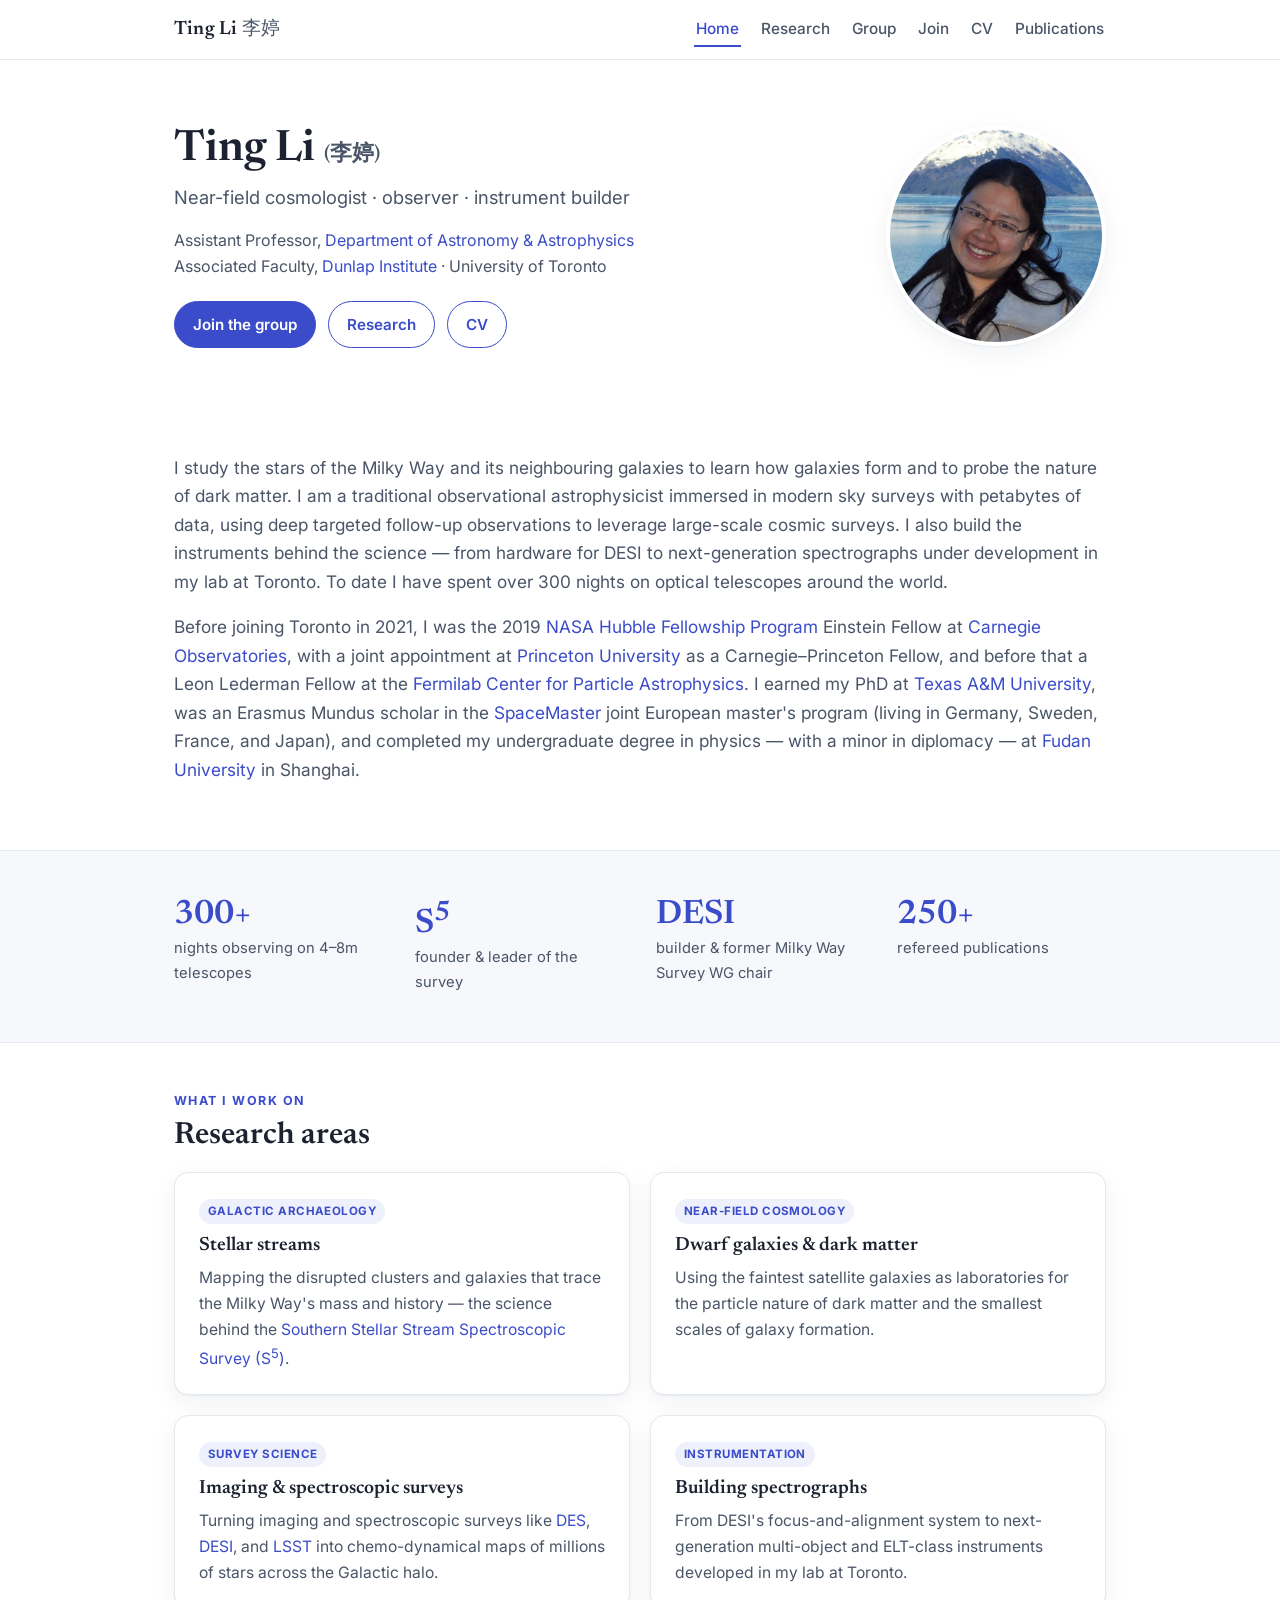
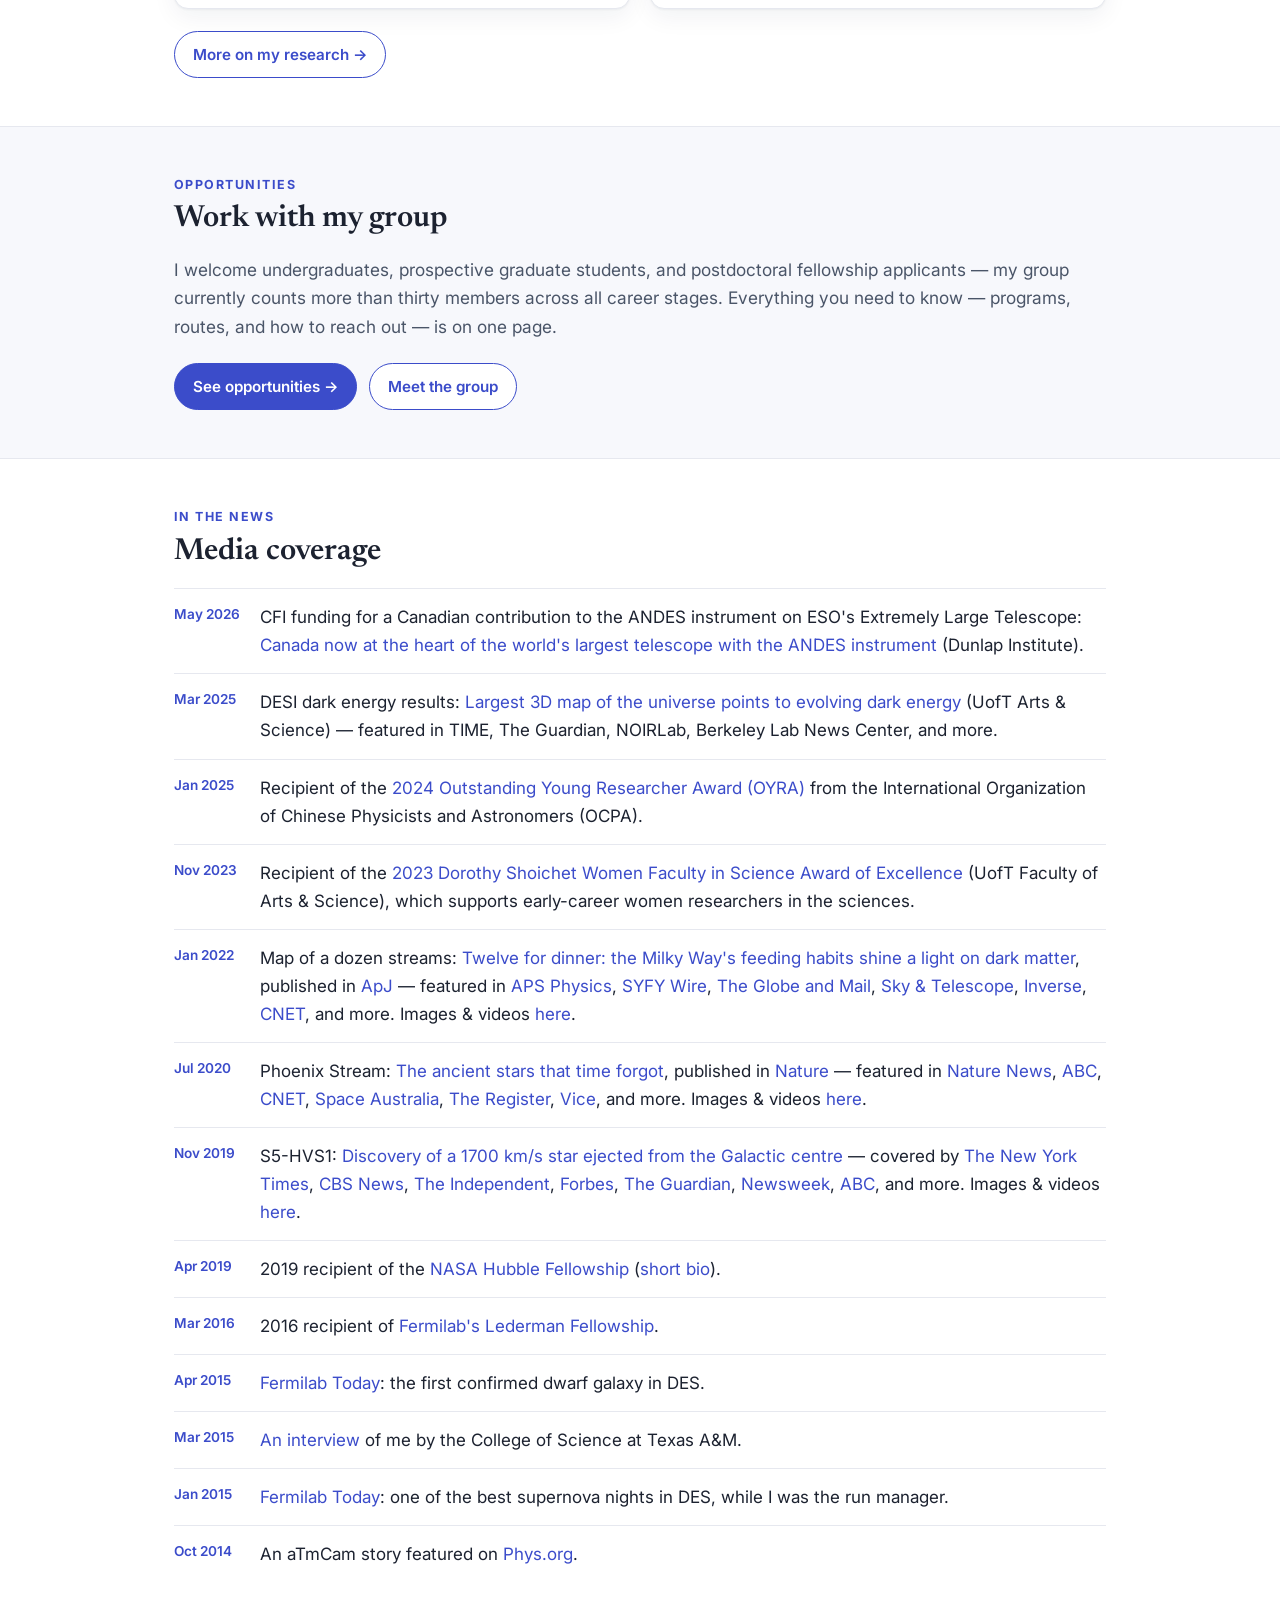
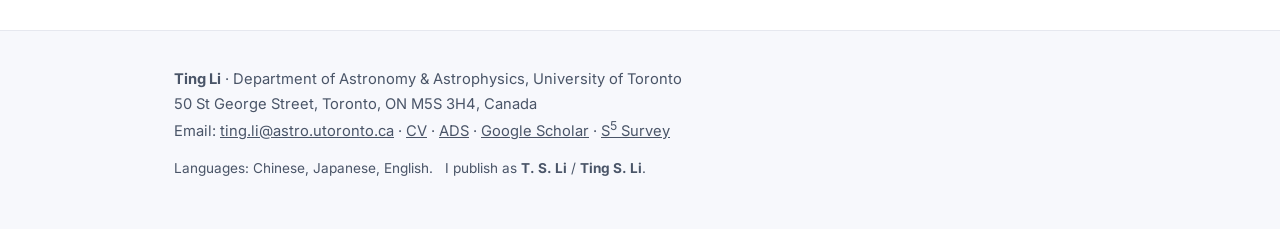
<file: index.html>
<!DOCTYPE html>
<html lang="en">
<head>
  <meta charset="utf-8">
  <meta name="viewport" content="width=device-width, initial-scale=1">
  <title>Ting Li · Near-Field Cosmology</title>
  <meta name="description" content="Ting Li — Assistant Professor of Astronomy & Astrophysics at the University of Toronto. Stellar streams, dwarf galaxies, dark matter, and survey science.">
  <meta property="og:title" content="Ting Li · Near-Field Cosmology">
  <meta property="og:description" content="Assistant Professor of Astronomy & Astrophysics at the University of Toronto. Stellar streams, dwarf galaxies, dark matter, and survey science.">
  <meta property="og:image" content="https://sazabi4.github.io/img/tingli.jpg">
  <meta property="og:type" content="website">
  <link rel="icon" href="data:image/svg+xml,<svg xmlns=%22http://www.w3.org/2000/svg%22 viewBox=%220 0 100 100%22><text y=%22.9em%22 font-size=%2290%22>🔭</text></svg>">
  <link rel="preconnect" href="https://fonts.googleapis.com">
  <link rel="preconnect" href="https://fonts.gstatic.com" crossorigin>
  <link href="https://fonts.googleapis.com/css2?family=Inter:wght@400;500;600;700&family=Newsreader:opsz,wght@6..72,400;6..72,500;6..72,600&display=swap" rel="stylesheet">
  <link rel="stylesheet" href="style.css">
</head>
<body>

  <!-- ============ NAV ============ -->
  <nav class="nav">
    <div class="nav-inner">
      <a class="brand" href="index.html">Ting Li&nbsp;<span style="color:var(--ink-soft);font-weight:400">李婷</span></a>
      <a class="link active" href="index.html">Home</a>
      <a class="link" href="research.html">Research</a>
      <a class="link" href="group.html">Group</a>
      <a class="link" href="join.html">Join</a>
      <a class="link" href="tslcv.pdf">CV</a>
      <a class="link" href="publications.html">Publications</a>
    </div>
  </nav>

  <!-- ============ HERO ============ -->
  <header class="hero">
    <div class="container hero-grid">
      <div>
        <h1>Ting Li <span style="font-size:1.4rem;color:var(--ink-soft)">(李婷)</span></h1>
        <p class="sub">Near-field cosmologist &middot; observer &middot; instrument builder</p>
        <p class="affil">
          Assistant Professor, <a href="https://www.astro.utoronto.ca/">Department of Astronomy &amp; Astrophysics</a><br>
          Associated Faculty, <a href="https://www.dunlap.utoronto.ca/">Dunlap Institute</a> &middot; University of Toronto
        </p>
        <div class="btn-row">
          <a class="btn btn-primary" href="join.html">Join the group</a>
          <a class="btn btn-ghost" href="research.html">Research</a>
          <a class="btn btn-ghost" href="tslcv.pdf">CV</a>
        </div>
      </div>
      <img class="headshot" src="img/tingli.jpg" alt="Ting Li">
    </div>
  </header>

  <!-- ============ INTRO ============ -->
  <section>
    <div class="container">
      <p class="lead">
        I study the stars of the Milky Way and its neighbouring galaxies to learn how
        galaxies form and to probe the nature of dark matter. I am a traditional observational
        astrophysicist immersed in modern sky surveys with petabytes of data, using deep
        targeted follow-up observations to leverage large-scale cosmic surveys. I also build
        the instruments behind the science &mdash; from hardware for DESI to next-generation
        spectrographs under development in my lab at Toronto. To date I have spent over
        300 nights on optical telescopes around the world.
      </p>
      <p class="lead" style="margin-top:16px">
        Before joining Toronto in 2021, I was the 2019
        <a href="https://www.stsci.edu/stsci-research/fellowships/nasa-hubble-fellowship-program">NASA Hubble Fellowship Program</a>
        Einstein Fellow at <a href="https://obs.carnegiescience.edu/">Carnegie Observatories</a>,
        with a joint appointment at
        <a href="https://web.astro.princeton.edu/">Princeton University</a> as a
        Carnegie&ndash;Princeton Fellow, and before that a Leon Lederman Fellow at the
        <a href="http://astro.fnal.gov/">Fermilab Center for Particle Astrophysics</a>.
        I earned my PhD at <a href="https://www.tamu.edu/">Texas A&amp;M University</a>, was an
        Erasmus Mundus scholar in the <a href="http://spacemaster.eu/">SpaceMaster</a> joint
        European master's program (living in Germany, Sweden, France, and Japan), and completed
        my undergraduate degree in physics &mdash; with a minor in diplomacy &mdash; at
        <a href="https://www.fudan.edu.cn/en/">Fudan University</a> in Shanghai.
      </p>
    </div>
  </section>

  <!-- ============ STATS ============ -->
  <section class="section-alt">
    <div class="container">
      <div class="stats">
        <div class="stat"><div class="n">300+</div><div class="l">nights observing on&nbsp;4&ndash;8m telescopes</div></div>
        <div class="stat"><div class="n"><a href="https://s5collab.github.io/">S<sup>5</sup></a></div><div class="l">founder &amp; leader of the survey</div></div>
        <div class="stat"><div class="n"><a href="https://www.desi.lbl.gov/">DESI</a></div><div class="l">builder &amp; former Milky&nbsp;Way Survey WG chair</div></div>
        <div class="stat"><div class="n">250+</div><div class="l">refereed publications</div></div>
      </div>
    </div>
  </section>

  <!-- ============ RESEARCH AREAS ============ -->
  <section>
    <div class="container">
      <p class="eyebrow">What I work on</p>
      <h2 class="section-title">Research areas</h2>
      <div class="cards">
        <div class="card">
          <span class="tag">Galactic archaeology</span>
          <h3>Stellar streams</h3>
          <p>Mapping the disrupted clusters and galaxies that trace the Milky Way's mass and history &mdash; the science behind the <a href="https://s5collab.github.io/">Southern Stellar Stream Spectroscopic Survey (S<sup>5</sup>)</a>.</p>
        </div>
        <div class="card">
          <span class="tag">Near-field cosmology</span>
          <h3>Dwarf galaxies &amp; dark matter</h3>
          <p>Using the faintest satellite galaxies as laboratories for the particle nature of dark matter and the smallest scales of galaxy formation.</p>
        </div>
        <div class="card">
          <span class="tag">Survey science</span>
          <h3>Imaging &amp; spectroscopic surveys</h3>
          <p>Turning imaging and spectroscopic surveys like <a href="https://www.darkenergysurvey.org/">DES</a>, <a href="https://www.desi.lbl.gov/">DESI</a>, and <a href="https://rubinobservatory.org/">LSST</a> into chemo-dynamical maps of millions of stars across the Galactic halo.</p>
        </div>
        <div class="card">
          <span class="tag">Instrumentation</span>
          <h3>Building spectrographs</h3>
          <p>From DESI's focus-and-alignment system to next-generation multi-object and ELT-class instruments developed in my lab at Toronto.</p>
        </div>
      </div>
      <div class="btn-row">
        <a class="btn btn-ghost" href="research.html">More on my research &rarr;</a>
      </div>
    </div>
  </section>

  <!-- ============ JOIN CTA ============ -->
  <section class="section-alt">
    <div class="container">
      <p class="eyebrow">Opportunities</p>
      <h2 class="section-title">Work with my group</h2>
      <p class="lead">I welcome undergraduates, prospective graduate students, and postdoctoral
        fellowship applicants &mdash; my group currently counts more than thirty members across
        all career stages. Everything you need to know &mdash; programs, routes, and how to
        reach out &mdash; is on one page.</p>
      <div class="btn-row">
        <a class="btn btn-primary" href="join.html">See opportunities &rarr;</a>
        <a class="btn btn-ghost" href="group.html">Meet the group</a>
      </div>
    </div>
  </section>

  <!-- ============ SELECTED PRESS ============ -->
  <section id="news">
    <div class="container">
      <p class="eyebrow">In the news</p>
      <h2 class="section-title">Media coverage</h2>
      <div class="news-item">
        <div class="news-date">May 2026</div>
        <div>CFI funding for a Canadian contribution to the ANDES instrument on ESO's Extremely
          Large Telescope: <a href="https://www.dunlap.utoronto.ca/canada-now-at-the-heart-of-the-worlds-largest-telescope-with-the-andes-instrument/">Canada
          now at the heart of the world's largest telescope with the ANDES instrument</a> (Dunlap Institute).</div>
      </div>
      <div class="news-item">
        <div class="news-date">Mar 2025</div>
        <div>DESI dark energy results: <a href="https://www.artsci.utoronto.ca/news/largest-3d-map-universe-points-evolving-dark-energy">Largest 3D map of the universe points to evolving dark energy</a>
          (UofT Arts &amp; Science) &mdash; featured in TIME, The Guardian, NOIRLab, Berkeley Lab News Center, and more.</div>
      </div>
      <div class="news-item">
        <div class="news-date">Jan 2025</div>
        <div>Recipient of the <a href="https://ocpaweb.org/home/page/2024-oyra-awardee-tingli">2024
          Outstanding Young Researcher Award (OYRA)</a> from the International Organization of
          Chinese Physicists and Astronomers (OCPA).</div>
      </div>
      <div class="news-item">
        <div class="news-date">Nov 2023</div>
        <div>Recipient of the <a href="https://www.artsci.utoronto.ca/news/two-exemplary-arts-science-researchers-awarded-2023-dorothy-shoichet-women-faculty-science">2023
          Dorothy Shoichet Women Faculty in Science Award of Excellence</a> (UofT Faculty of Arts
          &amp; Science), which supports early-career women researchers in the sciences.</div>
      </div>
      <div class="news-item">
        <div class="news-date">Jan 2022</div>
        <div>Map of a dozen streams: <a href="https://www.dunlap.utoronto.ca/dozen_stellar_stream/">Twelve for dinner: the Milky Way's feeding habits shine a light on dark matter</a>,
          published in <a href="https://ui.adsabs.harvard.edu/abs/2021arXiv211006950L/abstract">ApJ</a> &mdash; featured in
          <a href="https://physics.aps.org/articles/v15/18">APS Physics</a>,
          <a href="https://www.syfy.com/syfy-wire/stars-the-milky-way-eats-could-shed-light-on-dark-matter">SYFY Wire</a>,
          <a href="https://www.theglobeandmail.com/canada/article-star-streams-reveal-milky-ways-ravenous-history/">The Globe and Mail</a>,
          <a href="https://skyandtelescope.org/astronomy-news/stellar-streams-are-revealing-their-secrets/">Sky &amp; Telescope</a>,
          <a href="https://www.inverse.com/science/dark-matter-stellar-streams">Inverse</a>,
          <a href="https://www.cnet.com/news/astronomers-have-12-new-tools-to-study-dark-matter-mysteries/">CNET</a>, and more.
          Images &amp; videos <a href="https://s5collab.github.io/one_dozen_streams_press_release/">here</a>.</div>
      </div>
      <div class="news-item">
        <div class="news-date">Jul 2020</div>
        <div>Phoenix Stream: <a href="https://www.sydney.edu.au/news-opinion/news/2020/07/30/stars-that-time-forgot-phoenix-stream-globular-cluster-metallicity.html">The ancient stars that time forgot</a>,
          published in <a href="https://www.nature.com/articles/s41586-020-2483-6">Nature</a> &mdash; featured in
          <a href="https://www.nature.com/articles/d41586-020-02046-5">Nature News</a>,
          <a href="https://www.abc.net.au/radionational/programs/scienceshow/the-stars-that-time-forgot---at-the-edge-of-our-galaxy/12512140">ABC</a>,
          <a href="https://www.cnet.com/news/astronomers-find-a-dying-remnant-from-star-cluster-that-shouldnt-have-existed/">CNET</a>,
          <a href="https://spaceaustralia.com/feature/stars-time-forgot">Space Australia</a>,
          <a href="https://www.theregister.com/2020/07/29/the_milky_way_gobbled_a/">The Register</a>,
          <a href="https://www.vice.com/en/article/k7qp3a/scientists-found-an-ancient-graveyard-of-anomalous-stars-in-our-galaxys-halo">Vice</a>, and more.
          Images &amp; videos <a href="https://s5collab.github.io/Phoenix_Press_Release/">here</a>.</div>
      </div>
      <div class="news-item">
        <div class="news-date">Nov 2019</div>
        <div>S5-HVS1: <a href="https://carnegiescience.edu/news/runaway-star-was-ejected-heart-darkness">Discovery of a 1700 km/s star ejected from the Galactic centre</a>
          &mdash; covered by <a href="https://www.nytimes.com/2019/11/14/science/stars-black-hole-milky-way.html">The New York Times</a>,
          <a href="https://www.cbsnews.com/news/black-hole-supermassive-black-hole-throws-star-out-of-milky-way-galaxy-3point7-million-mph-today/">CBS News</a>,
          <a href="https://www.independent.co.uk/life-style/gadgets-and-tech/news/star-space-black-hole-galaxy-universe-sagittarius-a9203011.html">The Independent</a>,
          <a href="https://www.forbes.com/sites/drdonlincoln/2019/11/13/supermassive-black-hole-ejects-star-from-milky-way-galaxy/">Forbes</a>,
          <a href="https://www.theguardian.com/science/2019/nov/13/superfast-star-found-leaving-milky-way-at-1700km-per-second">The Guardian</a>,
          <a href="https://www.newsweek.com/supermassive-black-hole-ejected-star-leave-galaxy-1471483">Newsweek</a>,
          <a href="https://www.abc.net.au/news/science/2019-11-13/hypervelocity-star-ejected-galactic-centre/11694274">ABC</a>, and more.
          Images &amp; videos <a href="https://s5collab.github.io/hyper_velocity_star_press_release/">here</a>.</div>
      </div>
      <div class="news-item">
        <div class="news-date">Apr 2019</div>
        <div>2019 recipient of the <a href="https://hubblesite.org/contents/news-releases/2019/news-2019-24.html">NASA Hubble Fellowship</a>
          (<a href="https://www.stsci.edu/stsci-research/fellowships/nasa-hubble-fellowship-program/2019-nhfp-fellows#section-208f9d86-feb4-41f8-9d12-b49402ec4633">short bio</a>).</div>
      </div>
      <div class="news-item">
        <div class="news-date">Mar 2016</div>
        <div>2016 recipient of <a href="https://science.tamu.edu/news/2016/03/texas-am-grad-student-ting-li-awarded-fermilabs-lederman-fellowship/">Fermilab's Lederman Fellowship</a>.</div>
      </div>
      <div class="news-item">
        <div class="news-date">Apr 2015</div>
        <div><a href="https://www.fnal.gov/pub/today/archive/archive_2015/today15-04-17.html">Fermilab Today</a>: the first confirmed dwarf galaxy in DES.</div>
      </div>
      <div class="news-item">
        <div class="news-date">Mar 2015</div>
        <div><a href="https://science.tamu.edu/news/2015/03/qa-with-graduate-student-ting-li-16/">An interview</a> of me by the College of Science at Texas A&amp;M.</div>
      </div>
      <div class="news-item">
        <div class="news-date">Jan 2015</div>
        <div><a href="http://www.fnal.gov/pub/today/archive/archive_2015/today15-01-06.html">Fermilab Today</a>: one of the best supernova nights in DES, while I was the run manager.</div>
      </div>
      <div class="news-item">
        <div class="news-date">Oct 2014</div>
        <div>An aTmCam story featured on <a href="http://phys.org/news/2014-10-grad-student-atmcam-cosmic-insight.html">Phys.org</a>.</div>
      </div>
    </div>
  </section>

  <!-- ============ FOOTER ============ -->
  <footer>
    <div class="container">
      <strong>Ting Li</strong> &middot; Department of Astronomy &amp; Astrophysics, University of Toronto<br>
      50 St George Street, Toronto, ON M5S 3H4, Canada<br>
      Email: <a href="mailto:ting.li@astro.utoronto.ca">ting.li@astro.utoronto.ca</a> &middot;
      <a href="tslcv.pdf">CV</a> &middot;
      <a href="https://ui.adsabs.harvard.edu/public-libraries/UGFGnC9bTu-vBkgMrqObgg">ADS</a> &middot;
      <a href="https://scholar.google.com/citations?user=JTGDv7MAAAAJ&hl=en">Google Scholar</a> &middot;
      <a href="https://s5collab.github.io/">S<sup>5</sup> Survey</a>
      <p style="margin-top:14px;font-size:.85rem;">Languages: Chinese, Japanese, English. &nbsp;
        I publish as <strong>T. S. Li</strong> / <strong>Ting S. Li</strong>.</p>
    </div>
  </footer>

</body>
</html>
</file>
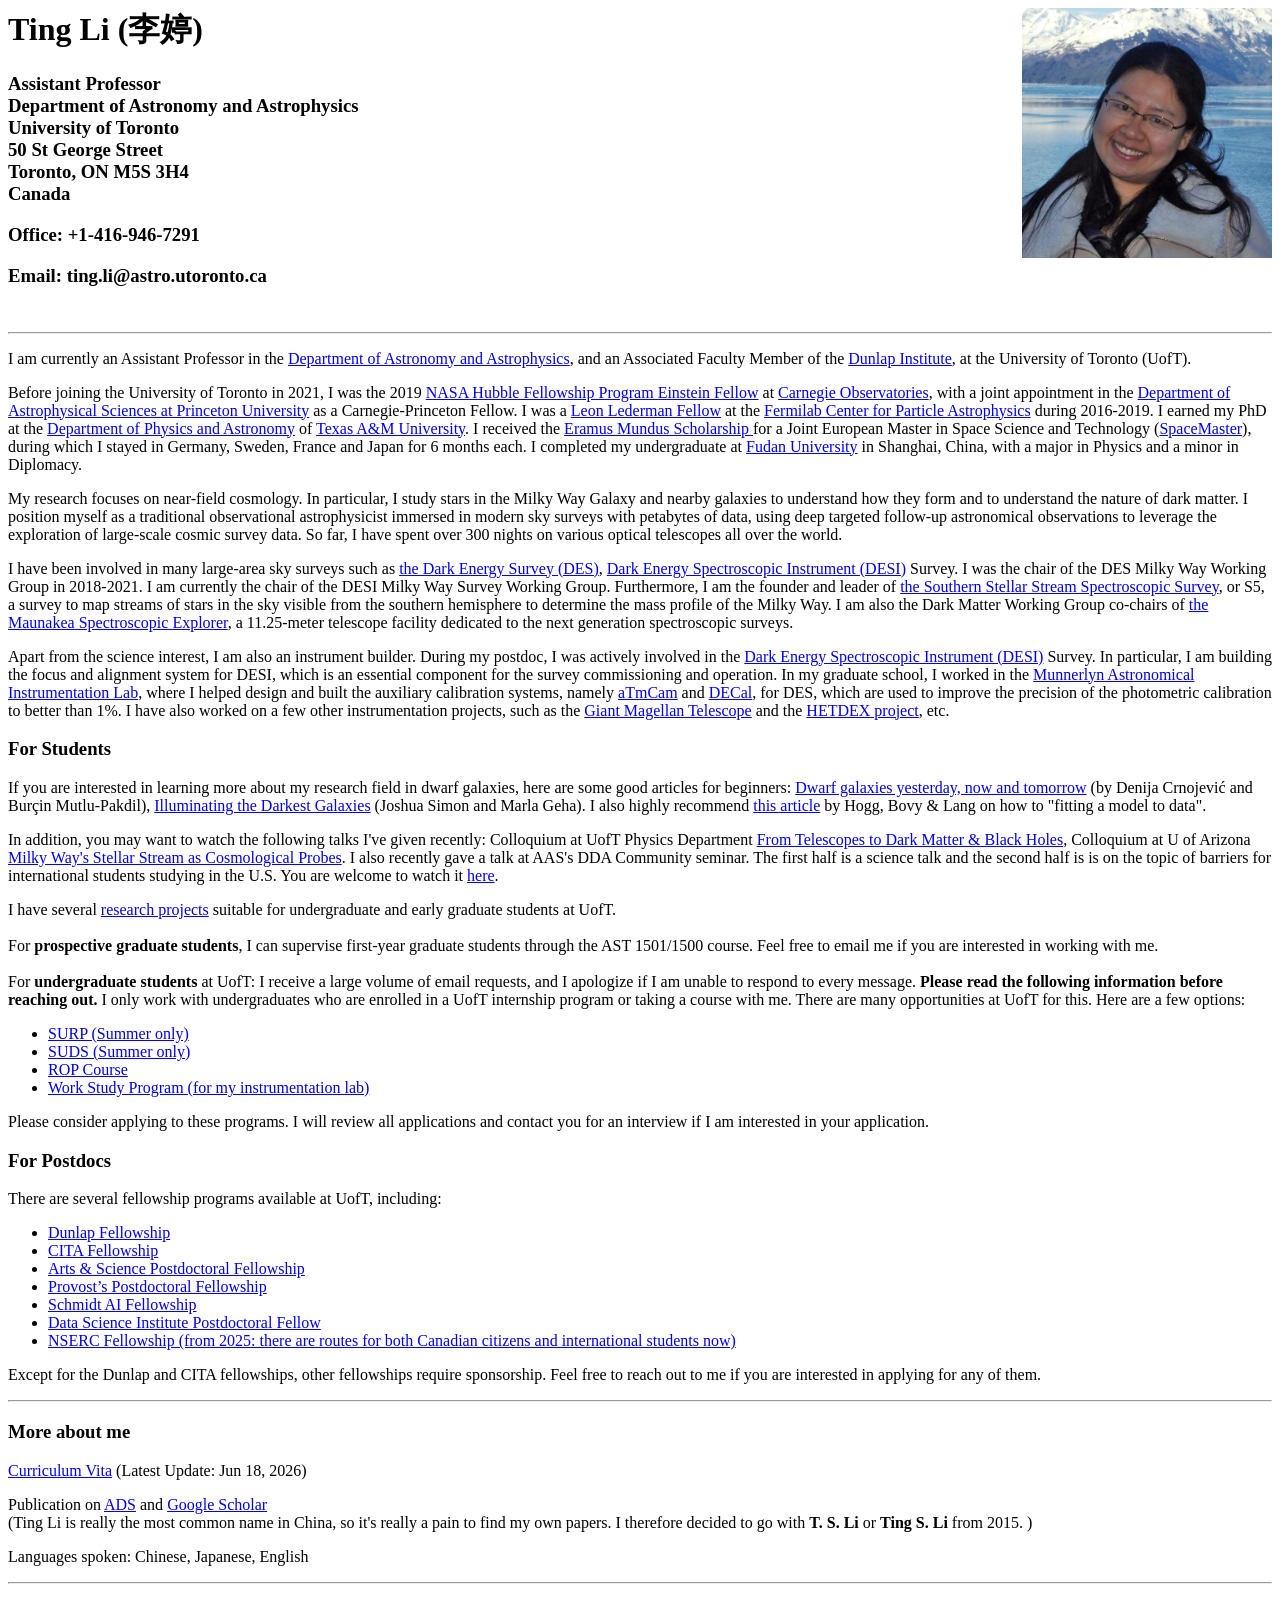
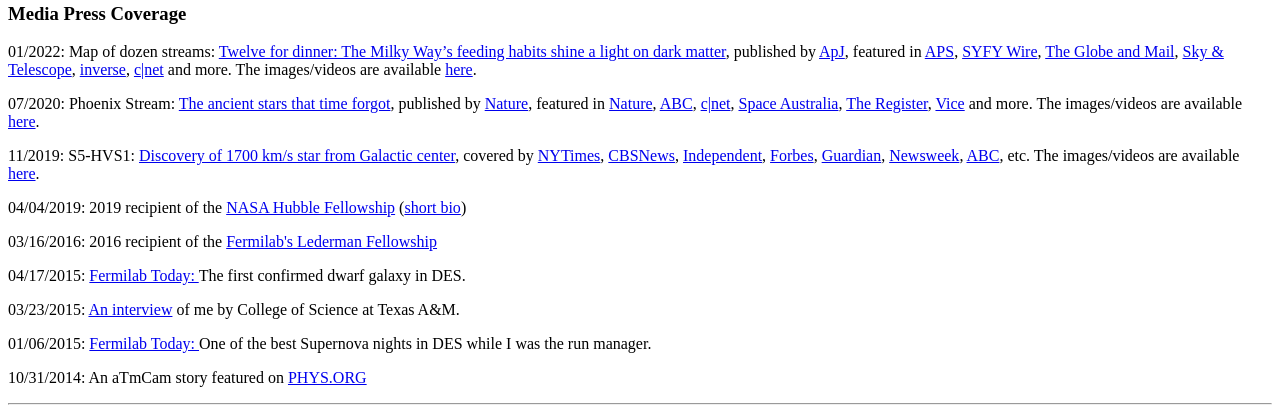
<file: v1/index.html>
<!DOCTYPE HTML PUBLIC "-//IETF//DTD HTML//EN">
<html> 
<script>
  (function(i,s,o,g,r,a,m){i['GoogleAnalyticsObject']=r;i[r]=i[r]||function(){
  (i[r].q=i[r].q||[]).push(arguments)},i[r].l=1*new Date();a=s.createElement(o),
  m=s.getElementsByTagName(o)[0];a.async=1;a.src=g;m.parentNode.insertBefore(a,m)
  })(window,document,'script','//www.google-analytics.com/analytics.js','ga');

  ga('create', 'UA-71205401-1', 'auto');
  ga('send', 'pageview');

</script>

  <head> 
    <title>Ting Li's Webpage</title> 
  </head> 
 
  <body>
    <img src="s.JPG" width=250 height=250 align=right> 

    <align=center><h1>Ting Li (李婷)</h1> 
<h3>
Assistant Professor<br>
Department of Astronomy and Astrophysics<br>
University of Toronto<br>
50 St George Street<br>
Toronto, ON M5S 3H4<br>
Canada<br>
</h3>

<h3>Office: +1-416-946-7291<br>
<h3>Email: ting.li@astro.utoronto.ca<br>
</h3>
  <br>
<hr> 
 
<p> I am currently an Assistant Professor in the <a href = https://www.astro.utoronto.ca/>Department of Astronomy and Astrophysics</a>, and an Associated Faculty Member of the <a href = https://www.dunlap.utoronto.ca/>Dunlap Institute</a>, at the University of Toronto (UofT).</p>

<p> Before joining the University of Toronto in 2021, I was the 2019 <a href = https://www.stsci.edu/stsci-research/fellowships/nasa-hubble-fellowship-program>NASA Hubble Fellowship Program Einstein Fellow</a> at <a href=https://obs.carnegiescience.edu/>Carnegie Observatories</a>, with a joint appointment in the <a href = https://web.astro.princeton.edu/>Department of Astrophysical Sciences at Princeton University</a> as a Carnegie-Princeton Fellow.
I was a
<a href=http://fnal.gov/pub/forphysicists/fellowships/leon_lederman/index.html>Leon Lederman Fellow</a>
 at the 
<a href=http://astro.fnal.gov/>Fermilab Center for Particle Astrophysics</a> during 2016-2019. 
I earned my PhD at the
<a href=http://astrophysics.tamu.edu>Department of Physics and Astronomy</a> 
of <a href=http://www.tamu.edu>
Texas A&M University</a>.
I received the <a href=http://eacea.ec.europa.eu/erasmus_mundus/> Eramus Mundus Scholarship </a>  for
 a Joint European Master in Space Science and Technology (<a href=http://spacemaster.eu/>SpaceMaster</a>), 
during which I stayed in Germany, Sweden, France and Japan for 6 months each. 
I completed my undergraduate at <a href=http://www.fudan.edu.cn/en/>Fudan University</a>  in Shanghai, China,
 with a major in Physics and a minor in Diplomacy.
</p>

<p>
My research focuses on near-field cosmology. In particular, I study stars in the Milky Way Galaxy and nearby galaxies to understand how they form and to understand the nature of dark matter. I position myself as a traditional observational astrophysicist immersed in modern sky surveys with petabytes of data, using deep targeted follow-up astronomical observations to leverage the exploration of large-scale cosmic survey data. So far, I have spent over 300 nights on various optical telescopes all over the world.
</p>

<p>
I have been involved in many large-area sky surveys such as <a href=http://www.darkenergysurvey.org/>the Dark Energy Survey (DES)</a>, <a href=https://www.desi.lbl.gov/>Dark Energy Spectroscopic Instrument (DESI)</a> Survey. I was the chair of the DES Milky Way Working Group in 2018-2021. I am currently the chair of the DESI Milky Way Survey Working Group. Furthermore, I am the founder and leader of  <a href=https://s5collab.github.io/>the Southern Stellar Stream Spectroscopic Survey</a>, or S5, a survey to map streams of stars in the sky visible from the southern hemisphere to determine the mass profile of the Milky Way. I am also the Dark Matter Working Group co-chairs of <a href=https://mse.cfht.hawaii.edu/>the Maunakea Spectroscopic Explorer</a>, a 11.25-meter telescope facility dedicated to the next generation spectroscopic surveys.
</p>

<p>
Apart from the science interest, I am also an instrument builder. 
During my postdoc, I was actively involved in the <a href=https://www.desi.lbl.gov/>Dark Energy Spectroscopic Instrument (DESI)</a> Survey.
In particular, I am building the focus and alignment system for DESI, which is an essential component for the survey commissioning and operation.
In my graduate school, I worked in the
 <a href=http://instrumentation.tamu.edu/>Munnerlyn Astronomical Instrumentation Lab</a>, where I helped design and built
  the auxiliary calibration systems, namely
<a href=http://instrumentation.tamu.edu/aTmCam.html> aTmCam</a> and <a href=http://instrumentation.tamu.edu/DeCal.html>DECal</a>,
for DES, which are used to improve the precision of the photometric calibration to better than 1%.
I have also worked on a few other instrumentation projects, such as the <a href=http://instrumentation.tamu.edu/gmt.html>Giant Magellan Telescope</a>
and the <a href=http://instrumentation.tamu.edu/hetdex.html>HETDEX project</a>, etc. 
</p>


<h3>For Students </h3>

<p> If you are interested in learning more about my research field in dwarf galaxies, here are some good articles for beginners: <a href=DwarfGalaxies2021_NatAst.pdf>Dwarf galaxies yesterday, now and tomorrow</a> (by Denija Crnojević and Burçin Mutlu-Pakdil), <a href=DwarfGalaxies2021_PhyToday.pdf>Illuminating the
    Darkest Galaxies</a> (Joshua Simon and Marla Geha). I also highly recommend <a href=https://arxiv.org/pdf/1008.4686.pdf>this article</a> by Hogg, Bovy & Lang on how to "fitting a model to data". </p>

<p> In addition, you may want to watch the following talks I've given recently: Colloquium at UofT Physics Department <a href=https://www.youtube.com/watch?v=7jYWHJsie4o>From Telescopes to Dark Matter & Black Holes</a>, Colloquium at U of Arizona <a href=https://arizona.hosted.panopto.com/Panopto/Pages/Viewer.aspx?id=90cc5f9c-ccb9-4d53-91b5-b22c0173c0b9>Milky Way's Stellar Stream as Cosmological Probes</a>. I also recently gave a talk at AAS's DDA Community seminar. The first half is a science talk and the second half is is on the topic of barriers for international students studying in the U.S. You are welcome to watch it <a href=https://www.youtube.com/watch?v=v0t-6Fy3vSk>here</a>. </p>

<p>
  I have several <a href="projects.html">research projects</a> suitable for undergraduate and early graduate students at UofT.
  <br><br>
  For <b>prospective graduate students</b>, I can supervise first-year graduate students through the AST 1501/1500 course.
  Feel free to email me if you are interested in working with me.
  <br><br>
  For <b>undergraduate students</b> at UofT: I receive a large volume of email requests, and I apologize if I am unable to respond to every message.
  <b>Please read the following information before reaching out.</b>
  I only work with undergraduates who are enrolled in a UofT internship program or taking a course with me.
  There are many opportunities at UofT for this. Here are a few options:
  <ul>
    <li><a href="https://www.astro.utoronto.ca/academics/undergraduate-studies/surp-2/">SURP (Summer only)</a></li>
    <li><a href="https://datasciences.utoronto.ca/suds/">SUDS (Summer only)</a></li>
    <li><a href="https://www.artsci.utoronto.ca/current/experiential-learning/research-opportunities/research-opportunities-program">ROP Course</a></li>
    <li><a href="https://studentlife.utoronto.ca/program/work-study-program/">Work Study Program (for my instrumentation lab)</a></li>
  </ul>
  Please consider applying to these programs. I will review all applications and contact you for an interview if I am interested in your application.
</p>


<h3>For Postdocs</h3>

<p>
  There are several fellowship programs available at UofT, including:
  <ul>
    <li><a href="https://www.dunlap.utoronto.ca/dunlap-fellowship/">Dunlap Fellowship</a></li>
    <li><a href="https://www.cita.utoronto.ca/opportunities/post-docs/">CITA Fellowship</a></li>
    <li><a href="https://www.sgs.utoronto.ca/awards/arts-science-postdoctoral-fellowship-program/">Arts & Science Postdoctoral Fellowship</a></li>
    <li><a href="https://www.sgs.utoronto.ca/awards/provosts-postdoctoral-fellowship-program/">Provost’s Postdoctoral Fellowship</a></li>
    <li><a href="https://datasciences.utoronto.ca/schmidt-fellows/">Schmidt AI Fellowship</a></li>
    <li><a href="https://datasciences.utoronto.ca/postdoctoral-fellowship/">Data Science Institute Postdoctoral Fellow</a></li>
    <li><a href="https://www.nserc-crsng.gc.ca/students-etudiants/pd-np/pdf-bp_eng.asp">NSERC Fellowship (from 2025: there are routes for both Canadian citizens and international students now)</a></li>
  </ul>
  Except for the Dunlap and CITA fellowships, other fellowships require sponsorship. Feel free to reach out to me if you are interested in applying for any of them.
</p>


<hr>
 
<h3>More about me</h3>

<p><a href=tslcv.pdf>Curriculum Vita</a> (Latest Update: Jun 18, 2026) </p>

<p>Publication on <a href=https://ui.adsabs.harvard.edu/public-libraries/UGFGnC9bTu-vBkgMrqObgg>ADS</a> and <a href=https://scholar.google.com/citations?user=JTGDv7MAAAAJ&hl=en>Google Scholar</a>
 <br> (Ting Li is really the most common name in China, so it's really a pain to find my own papers. I therefore decided to go with <b>T. S. Li</b> or <b>Ting S. Li</b> from 2015. )</p> 


<p>Languages spoken: Chinese, Japanese, English</p> 

<hr>

<h3>Media Press Coverage</h3>

<p>01/2022: Map of dozen streams: <a href=https://www.dunlap.utoronto.ca/dozen_stellar_stream/>Twelve for dinner: The Milky Way’s feeding habits shine a light on dark matter</a>, published by <a href=https://ui.adsabs.harvard.edu/abs/2021arXiv211006950L/abstract>ApJ</a>, featured in
<a href=https://physics.aps.org/articles/v15/18>APS</a>,
<a href=https://www.syfy.com/syfy-wire/stars-the-milky-way-eats-could-shed-light-on-dark-matter>SYFY Wire</a>,
<a href=https://www.theglobeandmail.com/canada/article-star-streams-reveal-milky-ways-ravenous-history/>The Globe and Mail</a>,
<a href=https://skyandtelescope.org/astronomy-news/stellar-streams-are-revealing-their-secrets/>Sky & Telescope</a>,
<a href=https://www.inverse.com/science/dark-matter-stellar-streams>inverse</a>,
<a href=https://www.cnet.com/news/astronomers-have-12-new-tools-to-study-dark-matter-mysteries/>c|net</a> and more.
The images/videos are available <a href=https://s5collab.github.io/one_dozen_streams_press_release/>here</a>.
</p>

<p>07/2020: Phoenix Stream: <a href=https://www.sydney.edu.au/news-opinion/news/2020/07/30/stars-that-time-forgot-phoenix-stream-globular-cluster-metallicity.html>The ancient stars that time forgot</a>, published by <a href=https://www.nature.com/articles/s41586-020-2483-6>Nature</a>, featured in
<a href=https://www.nature.com/articles/d41586-020-02046-5>Nature</a>,
<a href=https://www.abc.net.au/radionational/programs/scienceshow/the-stars-that-time-forgot---at-the-edge-of-our-galaxy/12512140>ABC</a>,
<a href=https://www.cnet.com/news/astronomers-find-a-dying-remnant-from-star-cluster-that-shouldnt-have-existed/>c|net</a>,
<a href=https://spaceaustralia.com/feature/stars-time-forgot>Space Australia</a>,
<a href=https://www.theregister.com/2020/07/29/the_milky_way_gobbled_a/>The Register</a>,
<a href=https://www.vice.com/en/article/k7qp3a/scientists-found-an-ancient-graveyard-of-anomalous-stars-in-our-galaxys-halo>Vice</a> and more.
The images/videos are available <a href=https://s5collab.github.io/Phoenix_Press_Release/>here</a>.
</p>

<p>11/2019: S5-HVS1: <a href=https://carnegiescience.edu/news/runaway-star-was-ejected-heart-darkness>Discovery of 1700 km/s star from Galactic center</a>, covered by <a href=https://www.nytimes.com/2019/11/14/science/stars-black-hole-milky-way.html>NYTimes</a>, 
<a href=https://www.cbsnews.com/news/black-hole-supermassive-black-hole-throws-star-out-of-milky-way-galaxy-3point7-million-mph-today/>CBSNews</a>,  
<a href=https://www.independent.co.uk/life-style/gadgets-and-tech/news/star-space-black-hole-galaxy-universe-sagittarius-a9203011.html>Independent</a>,  
<a href=https://www.forbes.com/sites/drdonlincoln/2019/11/13/supermassive-black-hole-ejects-star-from-milky-way-galaxy/>Forbes</a>,  
<a href=https://www.theguardian.com/science/2019/nov/13/superfast-star-found-leaving-milky-way-at-1700km-per-second>Guardian</a>,  
<a href=https://www.newsweek.com/supermassive-black-hole-ejected-star-leave-galaxy-1471483>Newsweek</a>,  
<a href=https://www.abc.net.au/news/science/2019-11-13/hypervelocity-star-ejected-galactic-centre/11694274>ABC</a>, etc.
The images/videos are available <a href=https://s5collab.github.io/hyper_velocity_star_press_release/>here</a>.
</p>

<p>04/04/2019: 2019 recipient of the <a href=https://hubblesite.org/contents/news-releases/2019/news-2019-24.html>NASA Hubble Fellowship</a> (<a href = https://www.stsci.edu/stsci-research/fellowships/nasa-hubble-fellowship-program/2019-nhfp-fellows#section-208f9d86-feb4-41f8-9d12-b49402ec4633>short bio</a>) </p>

<p>03/16/2016: 2016 recipient of the <a href=https://science.tamu.edu/news/2016/03/texas-am-grad-student-ting-li-awarded-fermilabs-lederman-fellowship/>Fermilab's Lederman Fellowship</a> </p>

<p>04/17/2015: <a href=https://www.fnal.gov/pub/today/archive/archive_2015/today15-04-17.html>Fermilab Today: </a>The first confirmed dwarf galaxy in DES.</p>

<p>03/23/2015: <a href=https://science.tamu.edu/news/2015/03/qa-with-graduate-student-ting-li-16/>An interview</a> of me by College of Science at Texas A&M.</p>

<p>01/06/2015: <a href=http://www.fnal.gov/pub/today/archive/archive_2015/today15-01-06.html>Fermilab Today: </a>One of the best Supernova nights in DES while I was the run manager.</p>
 
<p>10/31/2014: An aTmCam story featured on <a href=http://phys.org/news/2014-10-grad-student-atmcam-cosmic-insight.html>PHYS.ORG</a></p>
<hr>
<!Last modified: Nov. 23, 2019>
  </body> 
</html>
</file>
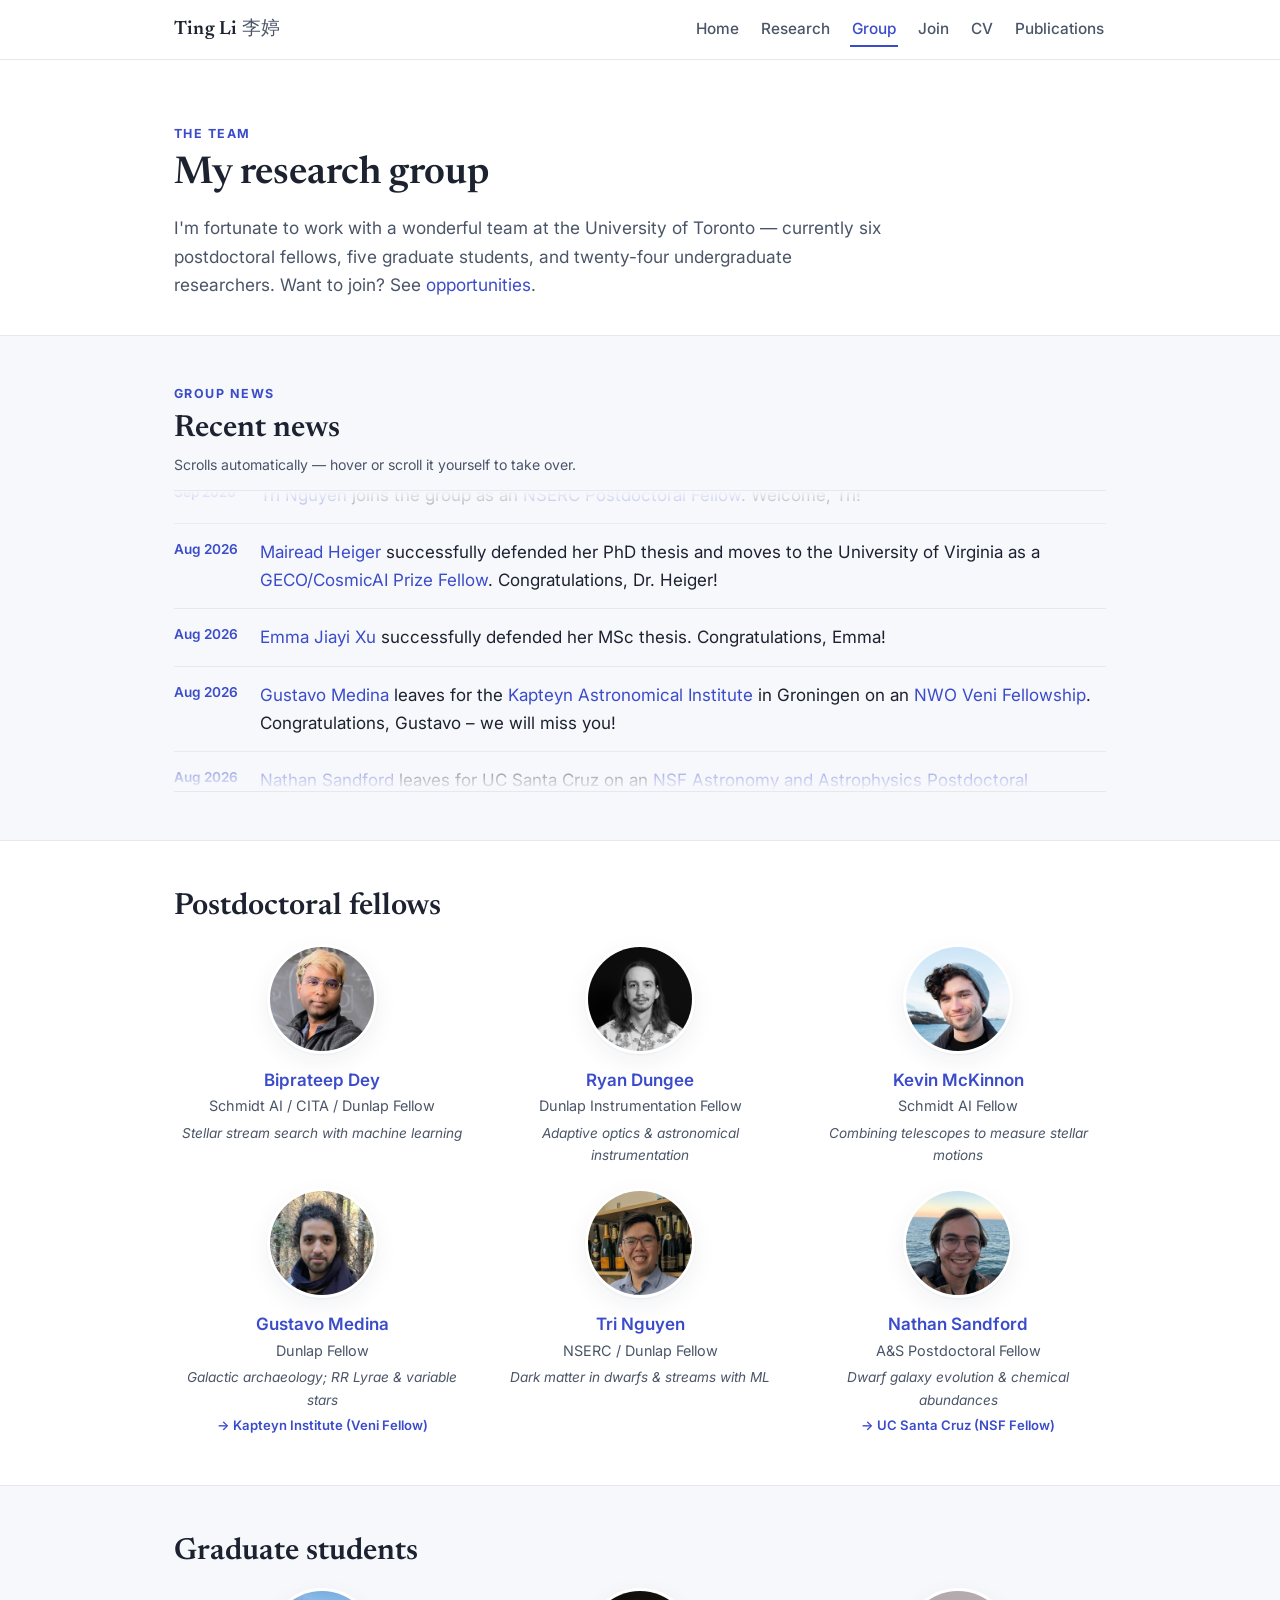
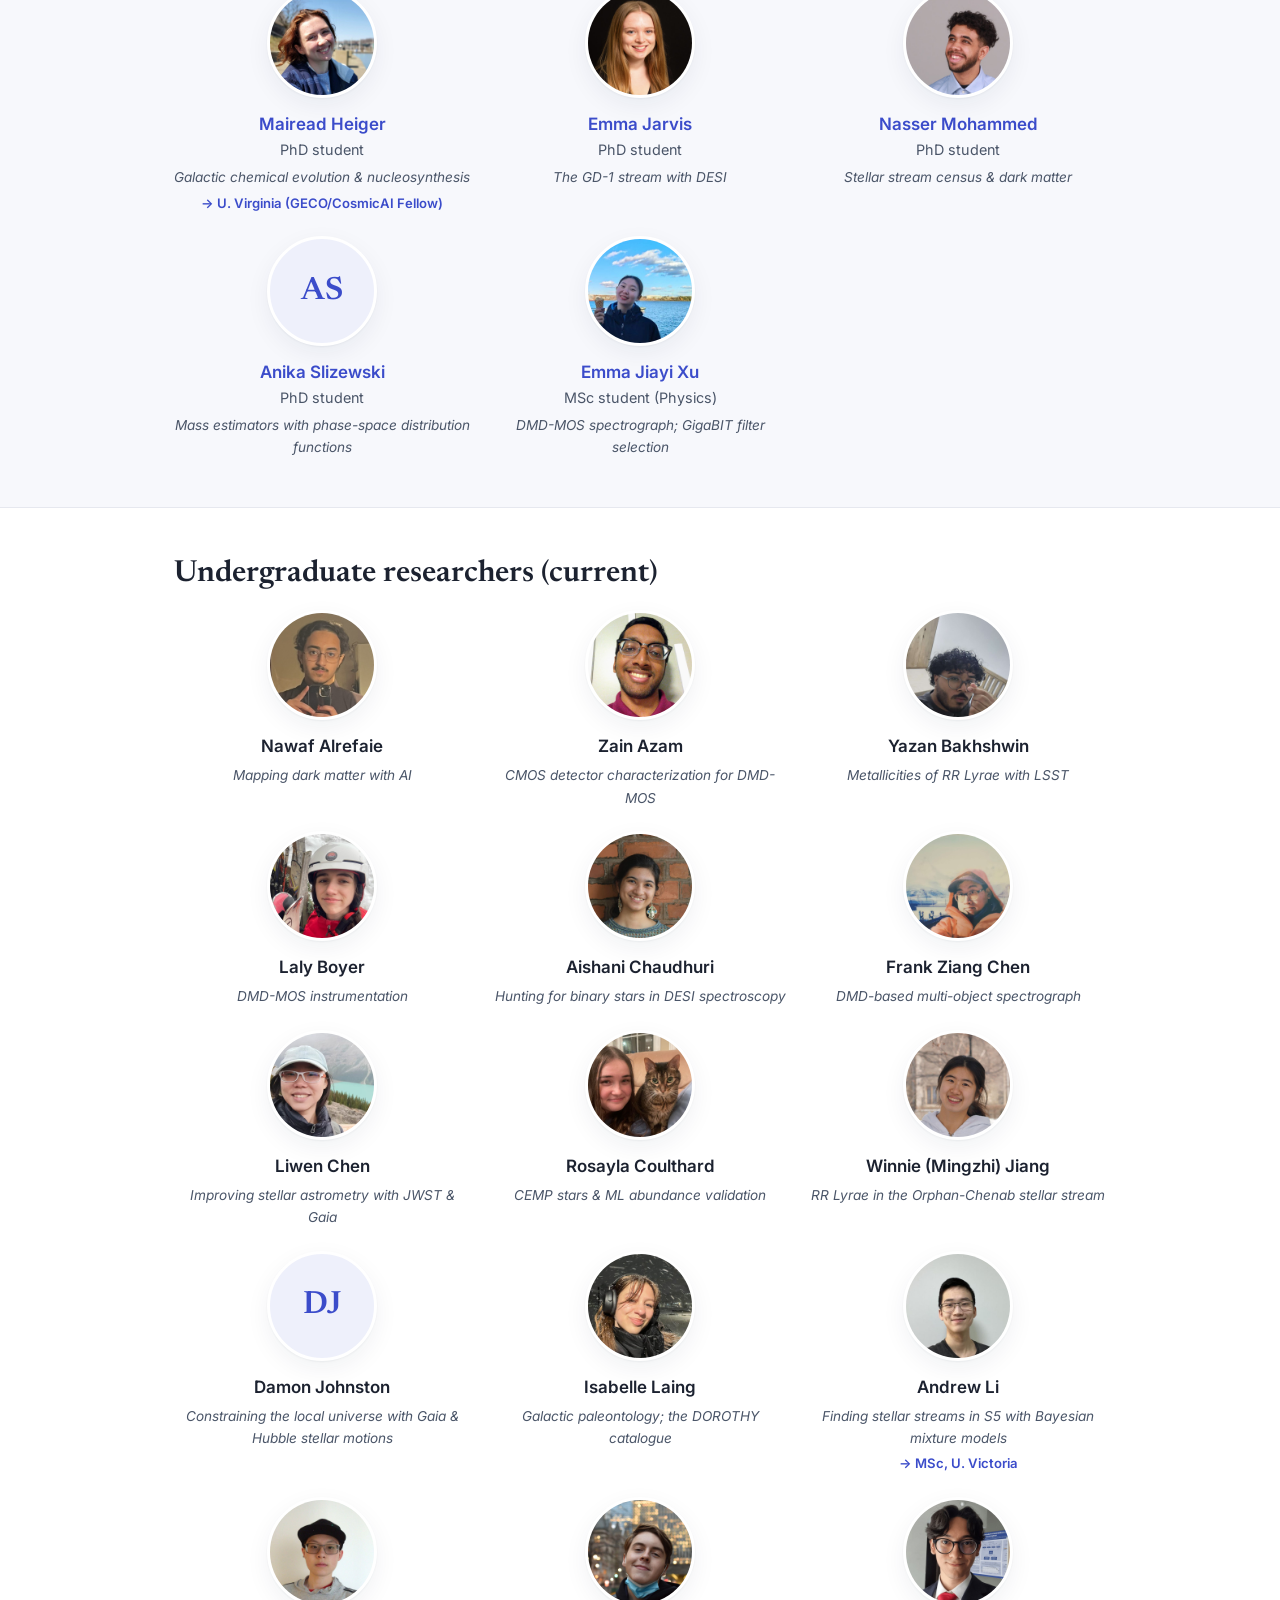
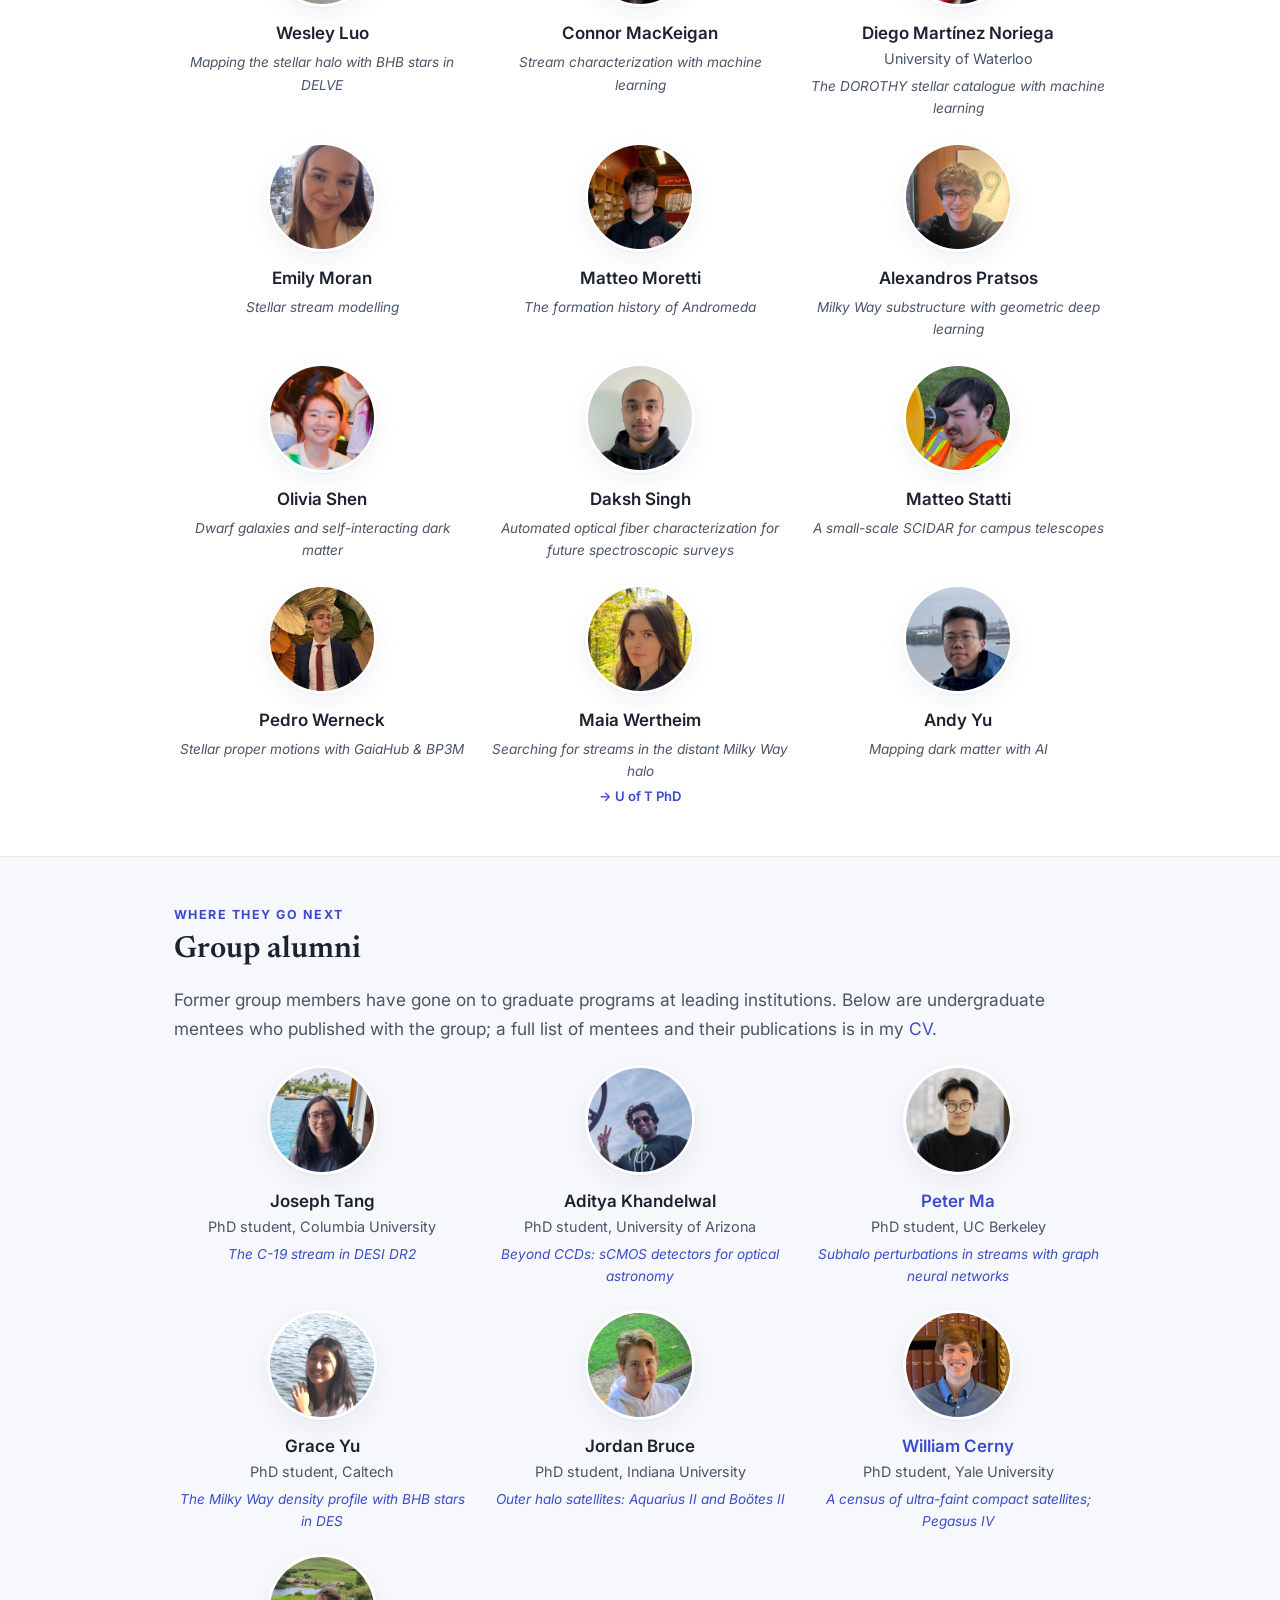
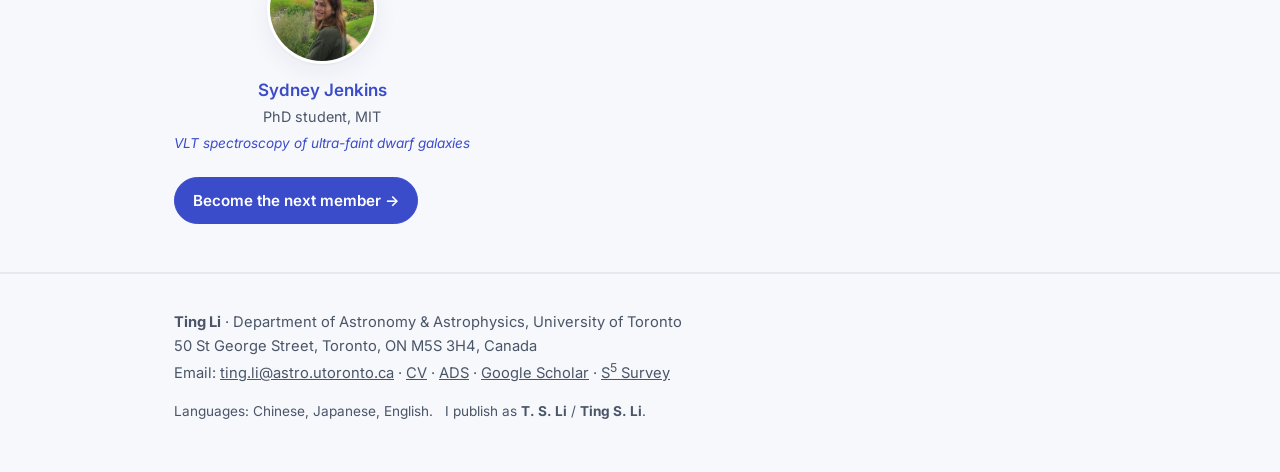
<file: group.html>
<!DOCTYPE html>
<html lang="en">
<head>
  <meta charset="utf-8">
  <meta name="viewport" content="width=device-width, initial-scale=1">
  <title>Group · Ting Li</title>
  <meta name="description" content="The research group of Ting Li at the University of Toronto: postdoctoral fellows, graduate students, and undergraduate researchers.">
  <link rel="icon" href="data:image/svg+xml,<svg xmlns=%22http://www.w3.org/2000/svg%22 viewBox=%220 0 100 100%22><text y=%22.9em%22 font-size=%2290%22>🔭</text></svg>">
  <link rel="preconnect" href="https://fonts.googleapis.com">
  <link rel="preconnect" href="https://fonts.gstatic.com" crossorigin>
  <link href="https://fonts.googleapis.com/css2?family=Inter:wght@400;500;600;700&family=Newsreader:opsz,wght@6..72,400;6..72,500;6..72,600&display=swap" rel="stylesheet">
  <link rel="stylesheet" href="style.css">
</head>
<body>

  <nav class="nav">
    <div class="nav-inner">
      <a class="brand" href="index.html">Ting Li&nbsp;<span style="color:var(--ink-soft);font-weight:400">李婷</span></a>
      <a class="link" href="index.html">Home</a>
      <a class="link" href="research.html">Research</a>
      <a class="link active" href="group.html">Group</a>
      <a class="link" href="join.html">Join</a>
      <a class="link" href="tslcv.pdf">CV</a>
      <a class="link" href="publications.html">Publications</a>
    </div>
  </nav>

  <header class="hero" style="padding-bottom:18px">
    <div class="container">
      <p class="eyebrow">The team</p>
      <h1 style="font-size:2.4rem;margin:0 0 10px">My research group</h1>
      <p class="lead" style="max-width:720px">
        I'm fortunate to work with a wonderful team at the University of Toronto &mdash;
        currently six postdoctoral fellows, five graduate students, and twenty-four undergraduate
        researchers. Want to join? See <a href="join.html">opportunities</a>.
      </p>
    </div>
  </header>

  <!-- ============ GROUP NEWS (auto-scrolling) ============ -->
  <section class="section-alt">
    <div class="container">
      <p class="eyebrow">Group news</p>
      <h2 class="section-title" style="margin-bottom:6px">Recent news</h2>
      <p style="color:var(--ink-soft);font-size:.88rem;margin:0 0 14px">Scrolls automatically &mdash; hover or scroll it yourself to take over.</p>
      <div class="ticker">
        <div class="ticker-scroll" tabindex="0" aria-label="Group news">
          <div class="ticker-track">
            <div class="ticker-list">
            <div class="news-item">
              <div class="news-date">Sep 2026</div>
              <div><a href="https://trivnguyen.github.io/">Tri Nguyen</a> joins the group as an
                <a href="https://www.nserc-crsng.gc.ca/students-etudiants/pd-np/pdf-bp_eng.asp">NSERC Postdoctoral Fellow</a>. Welcome, Tri!</div>
            </div>
            <div class="news-item">
              <div class="news-date">Aug 2026</div>
              <div><a href="https://www.dunlap.utoronto.ca/dunlap-people/mairead-heiger/">Mairead Heiger</a> successfully defended her PhD thesis and moves to the University of Virginia as a
                <a href="https://astronomy.as.virginia.edu/galaxy-evolution-and-cosmology-initiative-geco">GECO/CosmicAI Prize Fellow</a>. Congratulations, Dr. Heiger!</div>
            </div>
            <div class="news-item">
              <div class="news-date">Aug 2026</div>
              <div><a href="https://www.dunlap.utoronto.ca/surp-student-spotlight-emma-xu/">Emma Jiayi Xu</a> successfully defended her MSc thesis. Congratulations, Emma!</div>
            </div>
            <div class="news-item">
              <div class="news-date">Aug 2026</div>
              <div><a href="https://gmedinat.github.io/">Gustavo Medina</a> leaves for the
                <a href="https://www.rug.nl/research/kapteyn/">Kapteyn Astronomical Institute</a> in Groningen on an
                <a href="https://www.nwo.nl/en/researchprogrammes/nwo-talent-programme">NWO Veni Fellowship</a>. Congratulations, Gustavo &ndash; we will miss you!</div>
            </div>
            <div class="news-item">
              <div class="news-date">Aug 2026</div>
              <div><a href="https://nathansandford.github.io/">Nathan Sandford</a> leaves for UC Santa Cruz on an
                <a href="https://www.nsf.gov/funding/opportunities/aapf-nsf-astronomy-astrophysics-postdoctoral-fellowships">NSF Astronomy and Astrophysics Postdoctoral Fellowship</a>. Congratulations, Nathan &ndash; we will miss you!</div>
            </div>
            <div class="news-item">
              <div class="news-date">Aug 2026</div>
              <div>Our <a href="https://datasciences.utoronto.ca/suds/">SUDS</a> scholars presented their summer projects at the SUDS poster showcase. Well done!</div>
            </div>
            <div class="news-item">
              <div class="news-date">Aug 2026</div>
              <div>Our <a href="https://www.astro.utoronto.ca/academics/undergraduate-studies/surp-2/">SURP</a> and
                <a href="https://www.mitacs.ca/our-programs/globalink-research-internship-students/">Mitacs Globalink</a> students
                presented posters at the SURP poster fair. Excellent showcases, all of you!</div>
            </div>
            <div class="news-item">
              <div class="news-date">Jul 2026</div>
              <div><a href="https://www.astro.utoronto.ca/~nasser.mohammed/">Nasser Mohammed</a> passed his thesis qualifier exam and is now officially a PhD candidate. Congratulations, Nasser!</div>
            </div>
            <div class="news-item">
              <div class="news-date">Jul 2026</div>
              <div><a href="https://www.dunlap.utoronto.ca/dunlap-people/mairead-heiger/">Mairead Heiger</a> is a recipient of the
                <a href="https://www.astro.utoronto.ca/2026-fieldus-award-recipients-simran-nerval-and-mairead-heiger/">2026 Fieldus Award</a>
                for research and service to the department. Congratulations, Mairead!</div>
            </div>
            <div class="news-item">
              <div class="news-date">Jul 2026</div>
              <div>The Fields Institute workshop
                <a href="https://www.fields.utoronto.ca/activities/26-27/Nearfieldcosmology">Near Field Cosmology in the Era of Big Data: Local Group and Beyond</a>,
                which I organized, brought together 164 participants from 18 countries, 90 of them in person.
                Talk recordings are <a href="https://www.fields.utoronto.ca/activities/26-27/Nearfieldcosmology">available on the workshop page</a>.</div>
            </div>
            <div class="news-item">
              <div class="news-date">Jul 2026</div>
              <div>Emma Jiayi Xu, Zain Azam, and Daksh Singh presented posters at
                <a href="https://spie.org/conferences-and-exhibitions/astronomical-telescopes-and-instrumentation">SPIE Astronomical Telescopes + Instrumentation</a>
                in Copenhagen &ndash; their first international conference. Congratulations!</div>
            </div>
            <div class="news-item">
              <div class="news-date">Jun 2026</div>
              <div>Diego Mart&iacute;nez Noriega (University of Waterloo) and Isabelle Laing won a
                <a href="https://casca.ca/?p=23133">CASCA 2026 Best Oral Presentation award</a>
                for their joint talk <em>DOROTHY: Stellar Catalogue for 13 Million Milky Way Stars Derived Using a Machine Learning Pipeline</em>. A wonderful accomplishment by undergraduate students!</div>
            </div>
            <div class="news-item">
              <div class="news-date">Jun 2026</div>
              <div>Alexandros Pratsos presented a poster on
                <a href="https://arxiv.org/abs/2606.09576">characterizing stellar streams with error-aware machine learning</a>,
                supervised by <a href="https://biprateep.de/">Biprateep Dey</a>, at the
                <a href="https://datascience.stanford.edu/events/center-decoding-universe/c4du-annual-conference/2026-conference-physics-and-ai-pai26">Conference on Physics and AI (PAI26)</a>
                at Stanford &ndash; his first international conference.</div>
            </div>
            <div class="news-item">
              <div class="news-date">Jun 2026</div>
              <div>Welcome to our
                <a href="https://www.mitacs.ca/our-programs/globalink-research-internship-students/">Mitacs Globalink</a>
                interns Laly Boyer (Universit&eacute; Grenoble Alpes), Emily Moran (Queen's University Belfast), and Olivia Shen (University of Hong Kong), joining the group for the summer (June&ndash;August).</div>
            </div>
            <div class="news-item">
              <div class="news-date">Jun 2026</div>
              <div>Welcome to Nawaf Alrefaie and Yazan Bakhshwin, visiting us through the KAUST program as
                <a href="https://datasciences.utoronto.ca/suds/">SUDS</a> scholars for the summer (June&ndash;August).</div>
            </div>
            <div class="news-item">
              <div class="news-date">May 2026</div>
              <div>Canada joins the ANDES consortium for ESO's Extremely Large Telescope, with a $22.6M award from the Canada Foundation for Innovation and provincial partners:
                <a href="https://www.dunlap.utoronto.ca/canada-now-at-the-heart-of-the-worlds-largest-telescope-with-the-andes-instrument/">Canada now at the heart of the world's largest telescope</a>.
                I am PI of the $3.8M Ontario Research Fund component.</div>
            </div>
            <div class="news-item">
              <div class="news-date">May 2026</div>
              <div>Welcome to our
                <a href="https://www.astro.utoronto.ca/academics/undergraduate-studies/surp-2/">SURP</a>
                students Frank Ziang Chen, Liwen Chen, Damon Johnston, and Matteo Moretti, joining the group for the summer (May&ndash;August).</div>
            </div>
            <div class="news-item">
              <div class="news-date">May 2026</div>
              <div>Welcome to Andy Yu, joining the group for the summer as a
                <a href="https://datasciences.utoronto.ca/suds/">SUDS</a> scholar (May&ndash;August).</div>
            </div>
            <div class="news-item">
              <div class="news-date">Mar 2026</div>
              <div>Two <a href="https://www.stsci.edu/jwst/science-execution/approved-programs/general-observers/cycle-5-go">JWST Cycle 5</a> programs awarded to the group, in a cycle oversubscribed by 11 to 1:
                <a href="https://www.stsci.edu/files/live/sites/www/files/home/jwst/science-execution/approved-programs/general-observers/cycle-5-go/_documents/jwst-cycle5-general-observer-abstracts.pdf"><em>Exploring the Accretion History and Halo of Giant Elliptical Cen A with Resolved Stars</em></a>
                (GO 10246, PI <a href="https://nathansandford.github.io/">Nathan Sandford</a>) and
                <a href="https://www.stsci.edu/files/live/sites/www/files/home/jwst/science-execution/approved-programs/general-observers/cycle-5-go/_documents/jwst-cycle5-general-observer-abstracts.pdf"><em>The Faint Frontier: Pushing Proper Motion Limits with JWST+Gaia</em></a>
                (AR 12274, PI <a href="https://www.kevinmckinnon.com/">Kevin McKinnon</a>). Congratulations to both!</div>
            </div>
            </div>
          </div>
        </div>
      </div>
    </div>
  </section>

  <section>
    <div class="container">
      <h2 class="section-title">Postdoctoral fellows</h2>
      <div class="people">
        <div class="person">
          <img class="avatar" loading="lazy" src="img/team/dey.jpg" alt="Biprateep Dey">
          <div class="name"><a href="https://biprateep.de/">Biprateep Dey</a></div>
          <div class="role">Schmidt AI / CITA / Dunlap Fellow</div>
          <div class="topic">Stellar stream search with machine learning</div>
        </div>
        <div class="person">
          <img class="avatar" loading="lazy" src="img/team/dungee.jpg" alt="Ryan Dungee">
          <div class="name"><a href="https://www.dunlap.utoronto.ca/dunlap-people/dr-ryan-dungee/">Ryan Dungee</a></div>
          <div class="role">Dunlap Instrumentation Fellow</div>
          <div class="topic">Adaptive optics &amp; astronomical instrumentation</div>
        </div>
        <div class="person">
          <img class="avatar" loading="lazy" src="img/team/mckinnon.jpg" alt="Kevin McKinnon">
          <div class="name"><a href="https://www.kevinmckinnon.com/">Kevin McKinnon</a></div>
          <div class="role">Schmidt AI Fellow</div>
          <div class="topic">Combining telescopes to measure stellar motions</div>
        </div>
        <div class="person">
          <img class="avatar" loading="lazy" src="img/team/medina.jpg" alt="Gustavo Medina">
          <div class="name"><a href="https://gmedinat.github.io/">Gustavo Medina</a></div>
          <div class="role">Dunlap Fellow</div>
          <div class="topic">Galactic archaeology; RR Lyrae &amp; variable stars</div>
          <div class="moving">&rarr; Kapteyn Institute (Veni Fellow)</div>
        </div>
        <div class="person">
          <img class="avatar" loading="lazy" src="img/team/nguyen.jpg" alt="Tri Nguyen">
          <div class="name"><a href="https://trivnguyen.github.io/">Tri Nguyen</a></div>
          <div class="role">NSERC / Dunlap Fellow</div>
          <div class="topic">Dark matter in dwarfs &amp; streams with ML</div>
        </div>
        <div class="person">
          <img class="avatar" loading="lazy" src="img/team/sandford.jpg" alt="Nathan Sandford">
          <div class="name"><a href="https://nathansandford.github.io/">Nathan Sandford</a></div>
          <div class="role">A&amp;S Postdoctoral Fellow</div>
          <div class="topic">Dwarf galaxy evolution &amp; chemical abundances</div>
          <div class="moving">&rarr; UC Santa Cruz (NSF Fellow)</div>
        </div>
      </div>
    </div>
  </section>

  <section class="section-alt">
    <div class="container">
      <h2 class="section-title">Graduate students</h2>
      <div class="people">
        <div class="person">
          <img class="avatar" loading="lazy" src="img/team/heiger.jpg" alt="Mairead Heiger">
          <div class="name"><a href="https://www.astro.utoronto.ca/people/graduate-students/name/mairead-heiger/">Mairead Heiger</a></div>
          <div class="role">PhD student</div>
          <div class="topic">Galactic chemical evolution &amp; nucleosynthesis</div>
          <div class="moving">&rarr; U. Virginia (GECO/CosmicAI Fellow)</div>
        </div>
        <div class="person">
          <img class="avatar" loading="lazy" src="img/team/jarvis.jpg" alt="Emma Jarvis">
          <div class="name"><a href="https://www.astro.utoronto.ca/people/graduate-students/name/emma-jarvis/">Emma Jarvis</a></div>
          <div class="role">PhD student</div>
          <div class="topic">The GD-1 stream with DESI</div>
        </div>
        <div class="person">
          <img class="avatar" loading="lazy" src="img/team/mohammed.jpg" alt="Nasser Mohammed">
          <div class="name"><a href="https://www.astro.utoronto.ca/~nasser.mohammed/">Nasser Mohammed</a></div>
          <div class="role">PhD student</div>
          <div class="topic">Stellar stream census &amp; dark matter</div>
        </div>
        <div class="person">
          <div class="avatar">AS</div>
          <div class="name"><a href="https://www.astro.utoronto.ca/people/graduate-students/name/anika-slizewski/">Anika Slizewski</a></div>
          <div class="role">PhD student</div>
          <div class="topic">Mass estimators with phase-space distribution functions</div>
        </div>
        <div class="person">
          <img class="avatar" loading="lazy" src="img/team/xu.jpg" alt="Emma Jiayi Xu">
          <div class="name"><a href="https://www.dunlap.utoronto.ca/surp-student-spotlight-emma-xu/">Emma Jiayi Xu</a></div>
          <div class="role">MSc student (Physics)</div>
          <div class="topic">DMD-MOS spectrograph; GigaBIT filter selection</div>
        </div>
      </div>
    </div>
  </section>

  <section>
    <div class="container">
      <h2 class="section-title">Undergraduate researchers (current)</h2>
      <div class="people">
        <div class="person">
          <img class="avatar" loading="lazy" src="img/team/alrefaie.jpg" alt="Nawaf Alrefaie">
          <div class="name">Nawaf Alrefaie</div>
          <div class="topic">Mapping dark matter with AI</div>
        </div>
        <div class="person">
          <img class="avatar" loading="lazy" src="img/team/azam.jpg" alt="Zain Azam">
          <div class="name">Zain Azam</div>
          <div class="topic">CMOS detector characterization for DMD-MOS</div>
        </div>
        <div class="person">
          <img class="avatar" loading="lazy" src="img/team/bakhshwin.jpg" alt="Yazan Bakhshwin">
          <div class="name">Yazan Bakhshwin</div>
          <div class="topic">Metallicities of RR Lyrae with LSST</div>
        </div>
        <div class="person">
          <img class="avatar" loading="lazy" src="img/team/boyer.jpg" alt="Laly Boyer">
          <div class="name">Laly Boyer</div>
          <div class="topic">DMD-MOS instrumentation</div>
        </div>
        <div class="person">
          <img class="avatar" loading="lazy" src="img/team/chaudhuri.jpg" alt="Aishani Chaudhuri">
          <div class="name">Aishani Chaudhuri</div>
          <div class="topic">Hunting for binary stars in DESI spectroscopy</div>
        </div>
        <div class="person">
          <img class="avatar" loading="lazy" src="img/team/frankchen.jpg" alt="Frank Ziang Chen">
          <div class="name">Frank Ziang Chen</div>
          <div class="topic">DMD-based multi-object spectrograph</div>
        </div>
        <div class="person">
          <img class="avatar" loading="lazy" src="img/team/liwenchen.jpg" alt="Liwen Chen">
          <div class="name">Liwen Chen</div>
          <div class="topic">Improving stellar astrometry with JWST &amp; Gaia</div>
        </div>
        <div class="person">
          <img class="avatar" loading="lazy" src="img/team/coulthard.jpg" alt="Rosayla Coulthard">
          <div class="name">Rosayla Coulthard</div>
          <div class="topic">CEMP stars &amp; ML abundance validation</div>
        </div>
        <div class="person">
          <img class="avatar" loading="lazy" src="img/team/jiang.jpg" alt="Winnie (Mingzhi) Jiang">
          <div class="name">Winnie (Mingzhi) Jiang</div>
          <div class="topic">RR Lyrae in the Orphan-Chenab stellar stream</div>
        </div>
        <div class="person">
          <div class="avatar">DJ</div>
          <div class="name">Damon Johnston</div>
          <div class="topic">Constraining the local universe with Gaia &amp; Hubble stellar motions</div>
        </div>
        <div class="person">
          <img class="avatar" loading="lazy" src="img/team/laing.jpg" alt="Isabelle Laing">
          <div class="name">Isabelle Laing</div>
          <div class="topic">Galactic paleontology; the DOROTHY catalogue</div>
        </div>
        <div class="person">
          <img class="avatar" loading="lazy" src="img/team/andrewli.jpg" alt="Andrew Li">
          <div class="name">Andrew Li</div>
          <div class="topic">Finding stellar streams in S5 with Bayesian mixture models</div>
          <div class="moving">&rarr; MSc, U. Victoria</div>
        </div>
        <div class="person">
          <img class="avatar" loading="lazy" src="img/team/luo.jpg" alt="Wesley Luo">
          <div class="name">Wesley Luo</div>
          <div class="topic">Mapping the stellar halo with BHB stars in DELVE</div>
        </div>
        <div class="person">
          <img class="avatar" loading="lazy" src="img/team/mackeigan.jpg" alt="Connor MacKeigan">
          <div class="name">Connor MacKeigan</div>
          <div class="topic">Stream characterization with machine learning</div>
        </div>
        <div class="person">
          <img class="avatar" loading="lazy" src="img/team/martineznoriega.jpg" alt="Diego Mart&iacute;nez Noriega">
          <div class="name">Diego Mart&iacute;nez Noriega</div>
          <div class="role">University of Waterloo</div>
          <div class="topic">The DOROTHY stellar catalogue with machine learning</div>
        </div>
        <div class="person">
          <img class="avatar" loading="lazy" src="img/team/moran.jpg" alt="Emily Moran">
          <div class="name">Emily Moran</div>
          <div class="topic">Stellar stream modelling</div>
        </div>
        <div class="person">
          <img class="avatar" loading="lazy" src="img/team/moretti.jpg" alt="Matteo Moretti">
          <div class="name">Matteo Moretti</div>
          <div class="topic">The formation history of Andromeda</div>
        </div>
        <div class="person">
          <img class="avatar" loading="lazy" src="img/team/pratsos.jpg" alt="Alexandros Pratsos">
          <div class="name">Alexandros Pratsos</div>
          <div class="topic">Milky Way substructure with geometric deep learning</div>
        </div>
        <div class="person">
          <img class="avatar" loading="lazy" src="img/team/shen.jpg" alt="Olivia Shen">
          <div class="name">Olivia Shen</div>
          <div class="topic">Dwarf galaxies and self-interacting dark matter</div>
        </div>
        <div class="person">
          <img class="avatar" loading="lazy" src="img/team/singh.jpg" alt="Daksh Singh">
          <div class="name">Daksh Singh</div>
          <div class="topic">Automated optical fiber characterization for future spectroscopic surveys</div>
        </div>
        <div class="person">
          <img class="avatar" loading="lazy" src="img/team/statti.jpg" alt="Matteo Statti">
          <div class="name">Matteo Statti</div>
          <div class="topic">A small-scale SCIDAR for campus telescopes</div>
        </div>
        <div class="person">
          <img class="avatar" loading="lazy" src="img/team/werneck.jpg" alt="Pedro Werneck">
          <div class="name">Pedro Werneck</div>
          <div class="topic">Stellar proper motions with GaiaHub &amp; BP3M</div>
        </div>
        <div class="person">
          <img class="avatar" loading="lazy" src="img/team/wertheim.jpg" alt="Maia Wertheim">
          <div class="name">Maia Wertheim</div>
          <div class="topic">Searching for streams in the distant Milky Way halo</div>
          <div class="moving">&rarr; U of T PhD</div>
        </div>
        <div class="person">
          <img class="avatar" loading="lazy" src="img/team/yu.jpg" alt="Andy Yu">
          <div class="name">Andy Yu</div>
          <div class="topic">Mapping dark matter with AI</div>
        </div>
      </div>
    </div>
  </section>

  <section class="section-alt">
    <div class="container">
      <p class="eyebrow">Where they go next</p>
      <h2 class="section-title">Group alumni</h2>
      <p class="lead" style="margin-bottom:22px">
        Former group members have gone on to graduate programs at leading institutions. Below are
        undergraduate mentees who published with the group; a full list of mentees and their
        publications is in my <a href="tslcv.pdf">CV</a>.
      </p>
      <div class="people">
        <div class="person">
          <img class="avatar" loading="lazy" src="img/team/tang.jpg" alt="Joseph Tang">
          <div class="name">Joseph Tang</div>
          <div class="role">PhD student, Columbia University</div>
          <div class="topic"><a href="https://ui.adsabs.harvard.edu/abs/2026ApJ..1005..200M/abstract">The C-19 stream in DESI DR2</a></div>
        </div>
        <div class="person">
          <img class="avatar" loading="lazy" src="img/team/khandelwal.jpg" alt="Aditya Khandelwal">
          <div class="name">Aditya Khandelwal</div>
          <div class="role">PhD student, University of Arizona</div>
          <div class="topic"><a href="https://ui.adsabs.harvard.edu/abs/2024SPIE13103E..0RK/abstract">Beyond CCDs: sCMOS detectors for optical astronomy</a></div>
        </div>
        <div class="person">
          <img class="avatar" loading="lazy" src="img/team/peterma.jpg" alt="Peter Ma">
          <div class="name"><a href="https://peterma.ca/">Peter Ma</a></div>
          <div class="role">PhD student, UC Berkeley</div>
          <div class="topic"><a href="https://ui.adsabs.harvard.edu/abs/2025ApJ...987...96M/abstract">Subhalo perturbations in streams with graph neural networks</a></div>
        </div>
        <div class="person">
          <img class="avatar" loading="lazy" src="img/team/graceyu.jpg" alt="Grace Yu">
          <div class="name">Grace Yu</div>
          <div class="role">PhD student, Caltech</div>
          <div class="topic"><a href="https://ui.adsabs.harvard.edu/abs/2024ApJ...975...81Y/abstract">The Milky Way density profile with BHB stars in DES</a></div>
        </div>
        <div class="person">
          <img class="avatar" loading="lazy" src="img/team/bruce.jpg" alt="Jordan Bruce">
          <div class="name">Jordan Bruce</div>
          <div class="role">PhD student, Indiana University</div>
          <div class="topic"><a href="https://ui.adsabs.harvard.edu/abs/2023ApJ...950..167B/abstract">Outer halo satellites: Aquarius II and Bo&ouml;tes II</a></div>
        </div>
        <div class="person">
          <img class="avatar" loading="lazy" src="img/team/cerny.jpg" alt="William Cerny">
          <div class="name"><a href="https://astronomy.yale.edu/people/william-cerny">William Cerny</a></div>
          <div class="role">PhD student, Yale University</div>
          <div class="topic"><a href="https://arxiv.org/abs/2602.17652">A census of ultra-faint compact satellites</a>;
            <a href="https://ui.adsabs.harvard.edu/abs/2023ApJ...942..111C/abstract">Pegasus IV</a></div>
        </div>
        <div class="person">
          <img class="avatar" loading="lazy" src="img/team/jenkins.jpg" alt="Sydney Jenkins">
          <div class="name"><a href="https://sydneyjenkins.github.io/">Sydney Jenkins</a></div>
          <div class="role">PhD student, MIT</div>
          <div class="topic"><a href="https://ui.adsabs.harvard.edu/abs/2021ApJ...920...92J/abstract">VLT spectroscopy of ultra-faint dwarf galaxies</a></div>
        </div>
      </div>
      <div style="margin-top:22px"></div>
      <div class="btn-row">
        <a class="btn btn-primary" href="join.html">Become the next member &rarr;</a>
      </div>
    </div>
  </section>

  <footer>
    <div class="container">
      <strong>Ting Li</strong> &middot; Department of Astronomy &amp; Astrophysics, University of Toronto<br>
      50 St George Street, Toronto, ON M5S 3H4, Canada<br>
      Email: <a href="mailto:ting.li@astro.utoronto.ca">ting.li@astro.utoronto.ca</a> &middot;
      <a href="tslcv.pdf">CV</a> &middot;
      <a href="https://ui.adsabs.harvard.edu/public-libraries/UGFGnC9bTu-vBkgMrqObgg">ADS</a> &middot;
      <a href="https://scholar.google.com/citations?user=JTGDv7MAAAAJ&hl=en">Google Scholar</a> &middot;
      <a href="https://s5collab.github.io/">S<sup>5</sup> Survey</a>
      <p style="margin-top:14px;font-size:.85rem;">Languages: Chinese, Japanese, English. &nbsp;
        I publish as <strong>T. S. Li</strong> / <strong>Ting S. Li</strong>.</p>
    </div>
  </footer>

  <script>
    // Group-news ticker. The list is cloned once so it can wrap around seamlessly;
    // a scroll container (not a CSS animation) holds it, so the reader can scroll it
    // by hand at any time. Auto-scroll runs only while the pointer is elsewhere and
    // the reader has been idle for a couple of seconds.
    document.querySelectorAll('.ticker').forEach(function (ticker) {
      var scroller = ticker.querySelector('.ticker-scroll');
      var track    = scroller.querySelector('.ticker-track');
      var list     = track.firstElementChild;
      var clone    = list.cloneNode(true);
      clone.setAttribute('aria-hidden', 'true');
      track.appendChild(clone);

      var reduce = window.matchMedia('(prefers-reduced-motion: reduce)');
      var SPEED = 42;          // pixels per second
      var RESUME = 2000;       // ms of quiet before auto-scroll picks up again
      var hovered = false, busyUntil = 0, last = null;

      ['mouseenter', 'focusin'].forEach(function (e) {
        ticker.addEventListener(e, function () { hovered = true; });
      });
      ['mouseleave', 'focusout'].forEach(function (e) {
        ticker.addEventListener(e, function () { hovered = false; });
      });
      ['wheel', 'touchstart', 'touchmove', 'pointerdown', 'keydown'].forEach(function (e) {
        scroller.addEventListener(e, function () {
          busyUntil = performance.now() + RESUME;
        }, { passive: true });
      });

      // wrap upward too, so scrolling back past the first item is also endless
      scroller.addEventListener('scroll', function () {
        if (scroller.scrollTop <= 0 && performance.now() < busyUntil) {
          scroller.scrollTop = list.offsetHeight;
        }
      }, { passive: true });

      function step(now) {
        if (last === null) last = now;
        var dt = (now - last) / 1000;
        last = now;
        var idle = !hovered && now > busyUntil && !reduce.matches;
        if (idle && dt < 0.25) { scroller.scrollTop += SPEED * dt; }
        var half = list.offsetHeight;
        if (half > 0 && scroller.scrollTop >= half) { scroller.scrollTop -= half; }
        requestAnimationFrame(step);
      }
      requestAnimationFrame(step);
    });
  </script>

</body>
</html>
</file>
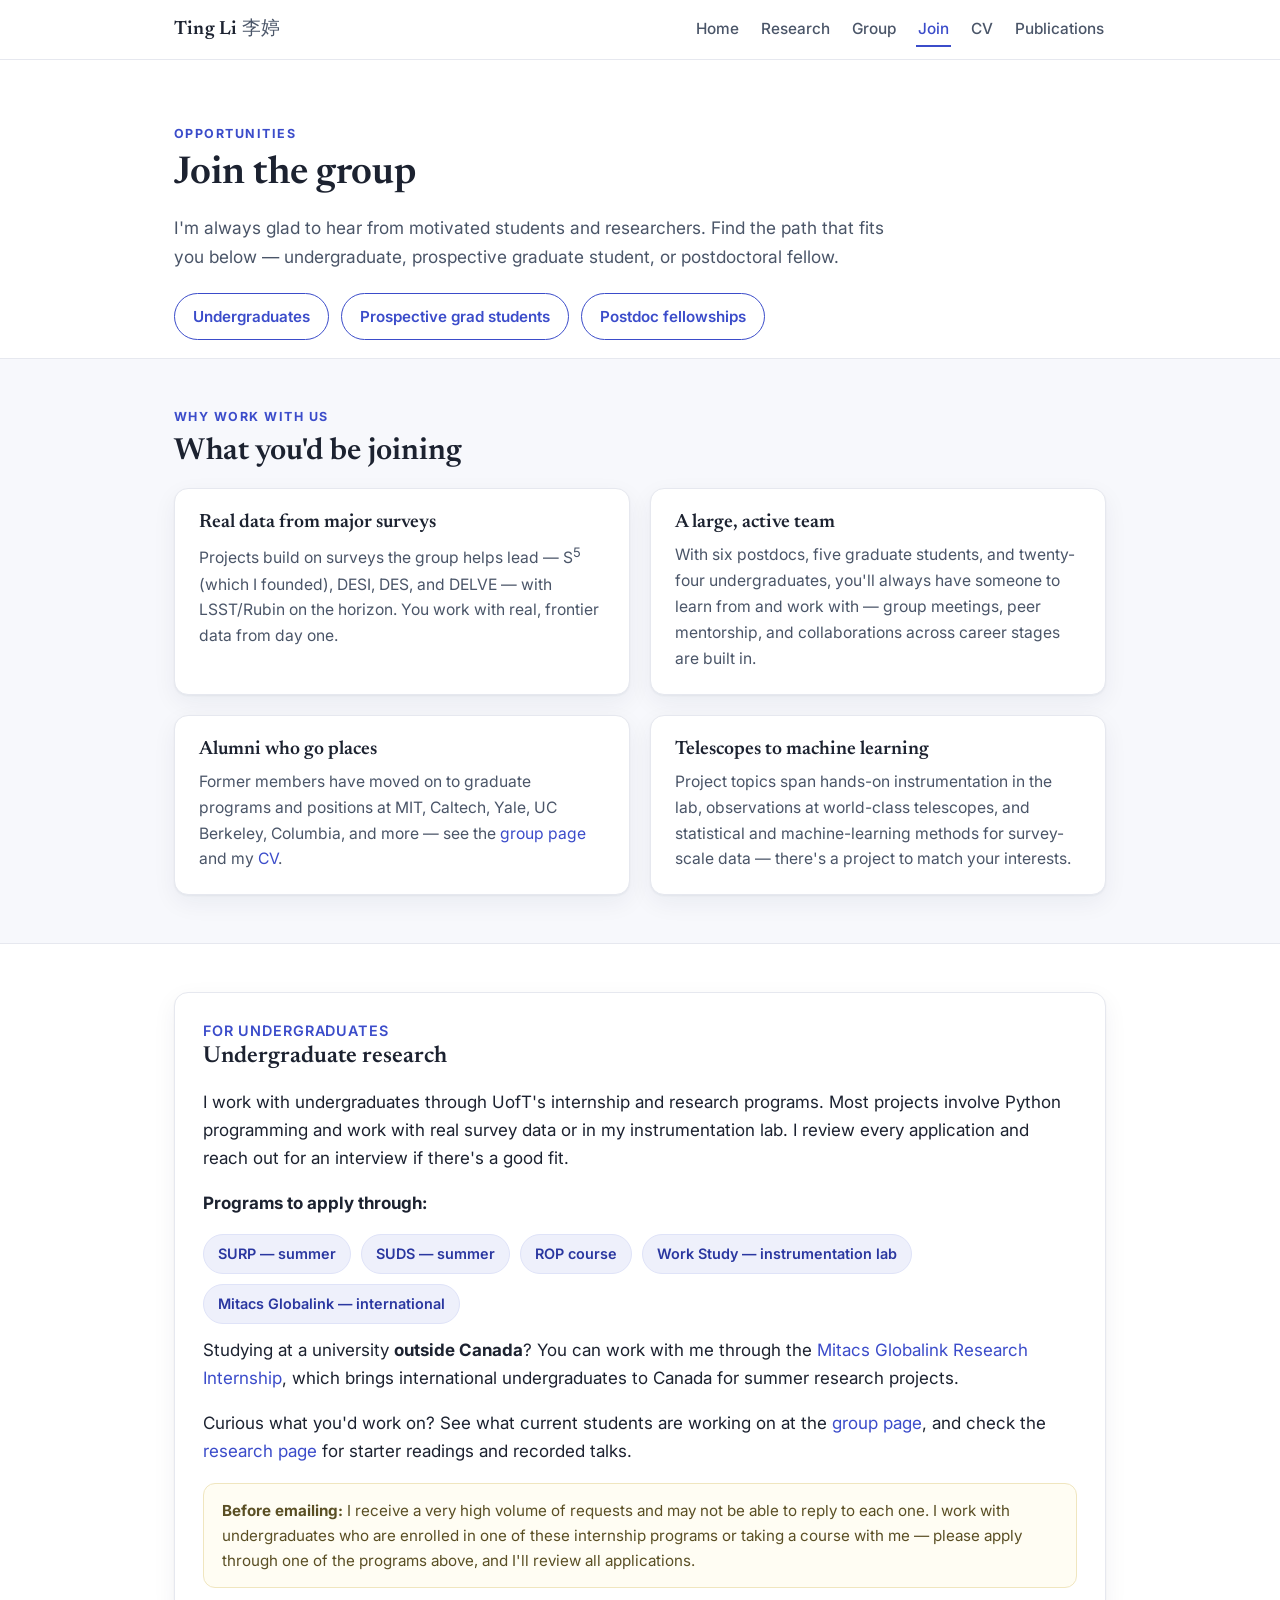
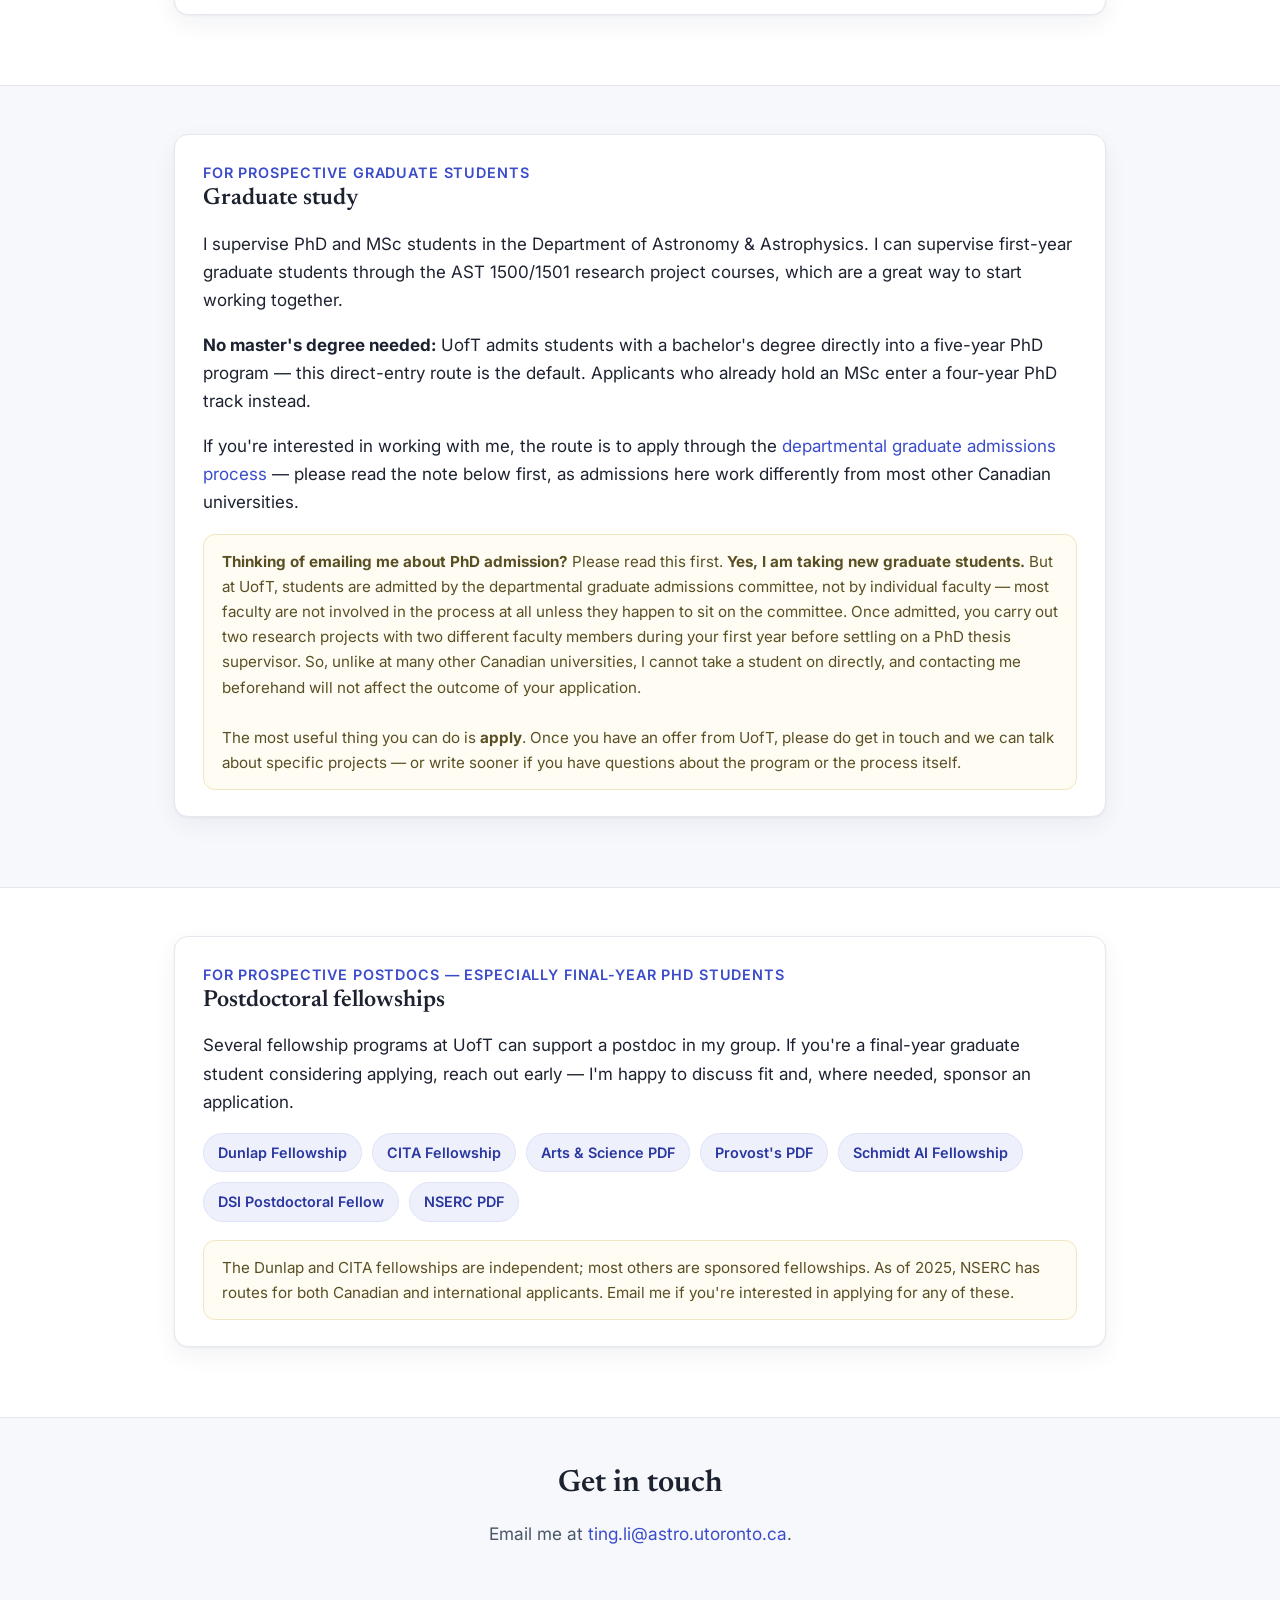
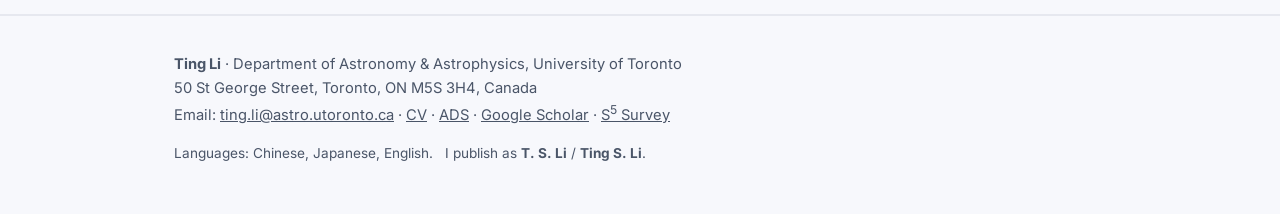
<file: join.html>
<!DOCTYPE html>
<html lang="en">
<head>
  <meta charset="utf-8">
  <meta name="viewport" content="width=device-width, initial-scale=1">
  <title>Join the Group · Ting Li</title>
  <meta name="description" content="Opportunities to work with Ting Li at the University of Toronto: undergraduate research programs, graduate study, and postdoctoral fellowships.">
  <link rel="icon" href="data:image/svg+xml,<svg xmlns=%22http://www.w3.org/2000/svg%22 viewBox=%220 0 100 100%22><text y=%22.9em%22 font-size=%2290%22>🔭</text></svg>">
  <link rel="preconnect" href="https://fonts.googleapis.com">
  <link rel="preconnect" href="https://fonts.gstatic.com" crossorigin>
  <link href="https://fonts.googleapis.com/css2?family=Inter:wght@400;500;600;700&family=Newsreader:opsz,wght@6..72,400;6..72,500;6..72,600&display=swap" rel="stylesheet">
  <link rel="stylesheet" href="style.css">
</head>
<body>

  <nav class="nav">
    <div class="nav-inner">
      <a class="brand" href="index.html">Ting Li&nbsp;<span style="color:var(--ink-soft);font-weight:400">李婷</span></a>
      <a class="link" href="index.html">Home</a>
      <a class="link" href="research.html">Research</a>
      <a class="link" href="group.html">Group</a>
      <a class="link active" href="join.html">Join</a>
      <a class="link" href="tslcv.pdf">CV</a>
      <a class="link" href="publications.html">Publications</a>
    </div>
  </nav>

  <header class="hero" style="padding-bottom:18px">
    <div class="container">
      <p class="eyebrow">Opportunities</p>
      <h1 style="font-size:2.4rem;margin:0 0 10px">Join the group</h1>
      <p class="lead" style="max-width:740px">
        I'm always glad to hear from motivated students and researchers. Find the path that fits
        you below &mdash; undergraduate, prospective graduate student, or postdoctoral fellow.
      </p>
      <div class="btn-row">
        <a class="btn btn-ghost" href="#undergrad">Undergraduates</a>
        <a class="btn btn-ghost" href="#grad">Prospective grad students</a>
        <a class="btn btn-ghost" href="#postdoc">Postdoc fellowships</a>
      </div>
    </div>
  </header>

  <!-- ===== WHY JOIN ===== -->
  <section class="section-alt">
    <div class="container">
      <p class="eyebrow">Why work with us</p>
      <h2 class="section-title">What you'd be joining</h2>
      <div class="cards">
        <div class="card">
          <h3>Real data from major surveys</h3>
          <p>Projects build on surveys the group helps lead &mdash; S<sup>5</sup> (which I founded),
            DESI, DES, and DELVE &mdash; with LSST/Rubin on the horizon. You work with real,
            frontier data from day one.</p>
        </div>
        <div class="card">
          <h3>A large, active team</h3>
          <p>With six postdocs, five graduate students, and twenty-four undergraduates, you'll always
            have someone to learn from and work with &mdash; group meetings, peer mentorship, and
            collaborations across career stages are built in.</p>
        </div>
        <div class="card">
          <h3>Alumni who go places</h3>
          <p>Former members have moved on to graduate programs and positions at MIT, Caltech,
            Yale, UC Berkeley, Columbia, and more &mdash; see the
            <a href="group.html">group page</a> and my <a href="tslcv.pdf">CV</a>.</p>
        </div>
        <div class="card">
          <h3>Telescopes to machine learning</h3>
          <p>Project topics span hands-on instrumentation in the lab, observations at world-class
            telescopes, and statistical and machine-learning methods for survey-scale data &mdash;
            there's a project to match your interests.</p>
        </div>
      </div>
    </div>
  </section>

  <!-- ===== UNDERGRADUATES ===== -->
  <section id="undergrad">
    <div class="container">
      <div class="opp">
        <div class="who">For undergraduates</div>
        <h3>Undergraduate research</h3>
        <p>I work with undergraduates through UofT's internship and research programs. Most projects
          involve Python programming and work with real survey data or in my instrumentation lab.
          I review every application and reach out for an interview if there's a good fit.</p>
        <p style="margin-top:12px"><strong>Programs to apply through:</strong></p>
        <div class="pill-row">
          <a class="pill" href="https://www.astro.utoronto.ca/academics/undergraduate-studies/surp-2/">SURP &mdash; summer</a>
          <a class="pill" href="https://datasciences.utoronto.ca/suds/">SUDS &mdash; summer</a>
          <a class="pill" href="https://www.artsci.utoronto.ca/current/experiential-learning/research-opportunities/research-opportunities-program">ROP course</a>
          <a class="pill" href="https://studentlife.utoronto.ca/program/work-study-program/">Work Study &mdash; instrumentation lab</a>
          <a class="pill" href="https://www.mitacs.ca/our-programs/globalink-research-internship-students/">Mitacs Globalink &mdash; international</a>
        </div>
        <p style="margin-top:12px">Studying at a university <strong>outside Canada</strong>? You can
          work with me through the
          <a href="https://www.mitacs.ca/our-programs/globalink-research-internship-students/">Mitacs
          Globalink Research Internship</a>, which brings international undergraduates to Canada for
          summer research projects.</p>
        <p style="margin-top:12px">Curious what you'd work on? See what current students are
          working on at the <a href="group.html">group page</a>, and check the
          <a href="research.html">research page</a> for starter readings and recorded talks.</p>
        <div class="note" style="margin-top:18px">
          <strong>Before emailing:</strong> I receive a very high volume of requests and may not be able
          to reply to each one. I work with undergraduates who are enrolled in one of these
          internship programs or taking a course with me &mdash; please apply through one of the
          programs above, and I'll review all applications.
        </div>
      </div>
    </div>
  </section>

  <!-- ===== GRADUATE STUDENTS ===== -->
  <section id="grad" class="section-alt">
    <div class="container">
      <div class="opp">
        <div class="who">For prospective graduate students</div>
        <h3>Graduate study</h3>
        <p>I supervise PhD and MSc students in the Department of Astronomy &amp; Astrophysics.
          I can supervise first-year graduate students through the AST&nbsp;1500/1501 research
          project courses, which are a great way to start working together.</p>
        <p style="margin-top:12px"><strong>No master's degree needed:</strong> UofT admits
          students with a bachelor's degree directly into a five-year PhD program &mdash; this
          direct-entry route is the default. Applicants who already hold an MSc enter a
          four-year PhD track instead.</p>
        <p style="margin-top:12px">If you're interested in working with me, the route is to apply
          through the
          <a href="https://www.astro.utoronto.ca/academics/graduate-studies/prospective-students/how-to-apply/">
          departmental graduate admissions process</a> &mdash; please read the note below first, as
          admissions here work differently from most other Canadian universities.</p>
        <div class="note" style="margin-top:18px">
          <strong>Thinking of emailing me about PhD admission?</strong> Please read this first.
          <strong>Yes, I am taking new graduate students.</strong> But at UofT, students are admitted
          by the departmental graduate admissions committee, not by individual faculty &mdash; most
          faculty are not involved in the process at all unless they happen to sit on the committee.
          Once admitted, you carry out two research projects with two different faculty members
          during your first year before settling on a PhD thesis supervisor. So, unlike at many other
          Canadian universities, I cannot take a student on directly, and contacting me beforehand
          will not affect the outcome of your application.
          <br><br>
          The most useful thing you can do is <strong>apply</strong>. Once you have an offer from
          UofT, please do get in touch and we can talk about specific projects &mdash; or write
          sooner if you have questions about the program or the process itself.
        </div>
      </div>
    </div>
  </section>

  <!-- ===== POSTDOCS ===== -->
  <section id="postdoc">
    <div class="container">
      <div class="opp">
        <div class="who">For prospective postdocs &mdash; especially final-year PhD students</div>
        <h3>Postdoctoral fellowships</h3>
        <p>Several fellowship programs at UofT can support a postdoc in my group. If you're a
          final-year graduate student considering applying, reach out early &mdash; I'm happy to
          discuss fit and, where needed, sponsor an application.</p>
        <div class="pill-row">
          <a class="pill" href="https://www.dunlap.utoronto.ca/dunlap-fellowship/">Dunlap Fellowship</a>
          <a class="pill" href="https://www.cita.utoronto.ca/opportunities/post-docs/">CITA Fellowship</a>
          <a class="pill" href="https://www.sgs.utoronto.ca/awards/arts-science-postdoctoral-fellowship-program/">Arts &amp; Science PDF</a>
          <a class="pill" href="https://www.sgs.utoronto.ca/awards/provosts-postdoctoral-fellowship-program/">Provost's PDF</a>
          <a class="pill" href="https://datasciences.utoronto.ca/schmidt-fellows/">Schmidt AI Fellowship</a>
          <a class="pill" href="https://datasciences.utoronto.ca/postdoctoral-fellowship/">DSI Postdoctoral Fellow</a>
          <a class="pill" href="https://www.nserc-crsng.gc.ca/students-etudiants/pd-np/pdf-bp_eng.asp">NSERC PDF</a>
        </div>
        <div class="note" style="margin-top:18px">
          The Dunlap and CITA fellowships are independent; most others are sponsored fellowships.
          As of 2025, NSERC has routes for both Canadian and international applicants. Email me if
          you're interested in applying for any of these.
        </div>
      </div>
    </div>
  </section>

  <!-- ===== CONTACT ===== -->
  <section class="section-alt">
    <div class="container" style="text-align:center">
      <h2 class="section-title" style="margin-bottom:8px">Get in touch</h2>
      <p class="lead">Email me at
        <a href="mailto:ting.li@astro.utoronto.ca">ting.li@astro.utoronto.ca</a>.</p>
    </div>
  </section>

  <footer>
    <div class="container">
      <strong>Ting Li</strong> &middot; Department of Astronomy &amp; Astrophysics, University of Toronto<br>
      50 St George Street, Toronto, ON M5S 3H4, Canada<br>
      Email: <a href="mailto:ting.li@astro.utoronto.ca">ting.li@astro.utoronto.ca</a> &middot;
      <a href="tslcv.pdf">CV</a> &middot;
      <a href="https://ui.adsabs.harvard.edu/public-libraries/UGFGnC9bTu-vBkgMrqObgg">ADS</a> &middot;
      <a href="https://scholar.google.com/citations?user=JTGDv7MAAAAJ&hl=en">Google Scholar</a> &middot;
      <a href="https://s5collab.github.io/">S<sup>5</sup> Survey</a>
      <p style="margin-top:14px;font-size:.85rem;">Languages: Chinese, Japanese, English. &nbsp;
        I publish as <strong>T. S. Li</strong> / <strong>Ting S. Li</strong>.</p>
    </div>
  </footer>

</body>
</html>
</file>
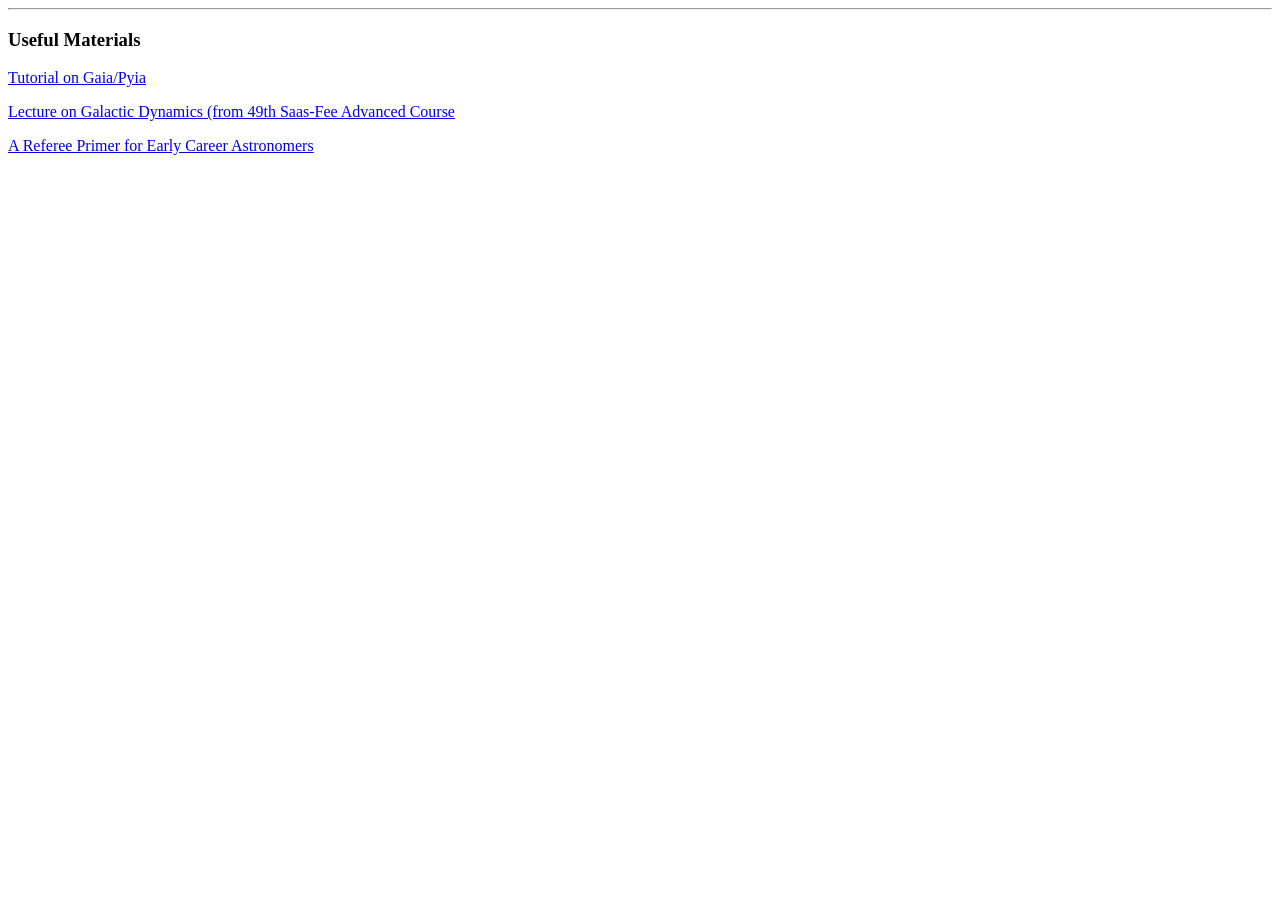
<file: links.html>
<!DOCTYPE HTML PUBLIC "-//IETF//DTD HTML//EN"> 
<html> 

  <head> 
    <title>Useful links</title> 
  </head> 
 
  <body>
 
<hr>

<h3>Useful Materials</h3>

<p> <a href=https://gist.github.com/adrn/dbf561e57dd84d6eb1987d2e84f96903>Tutorial on Gaia/Pyia</a> </p>
<p> <a href=https://www.physik.uzh.ch/events/sf2019/lectures.html>Lecture on Galactic Dynamics (from 49th Saas-Fee Advanced Course</a> </p>

<p> <a href=https://baas.aas.org/pub/2022i051/release/1>A Referee Primer for Early Career Astronomers</a> </p>
</file>
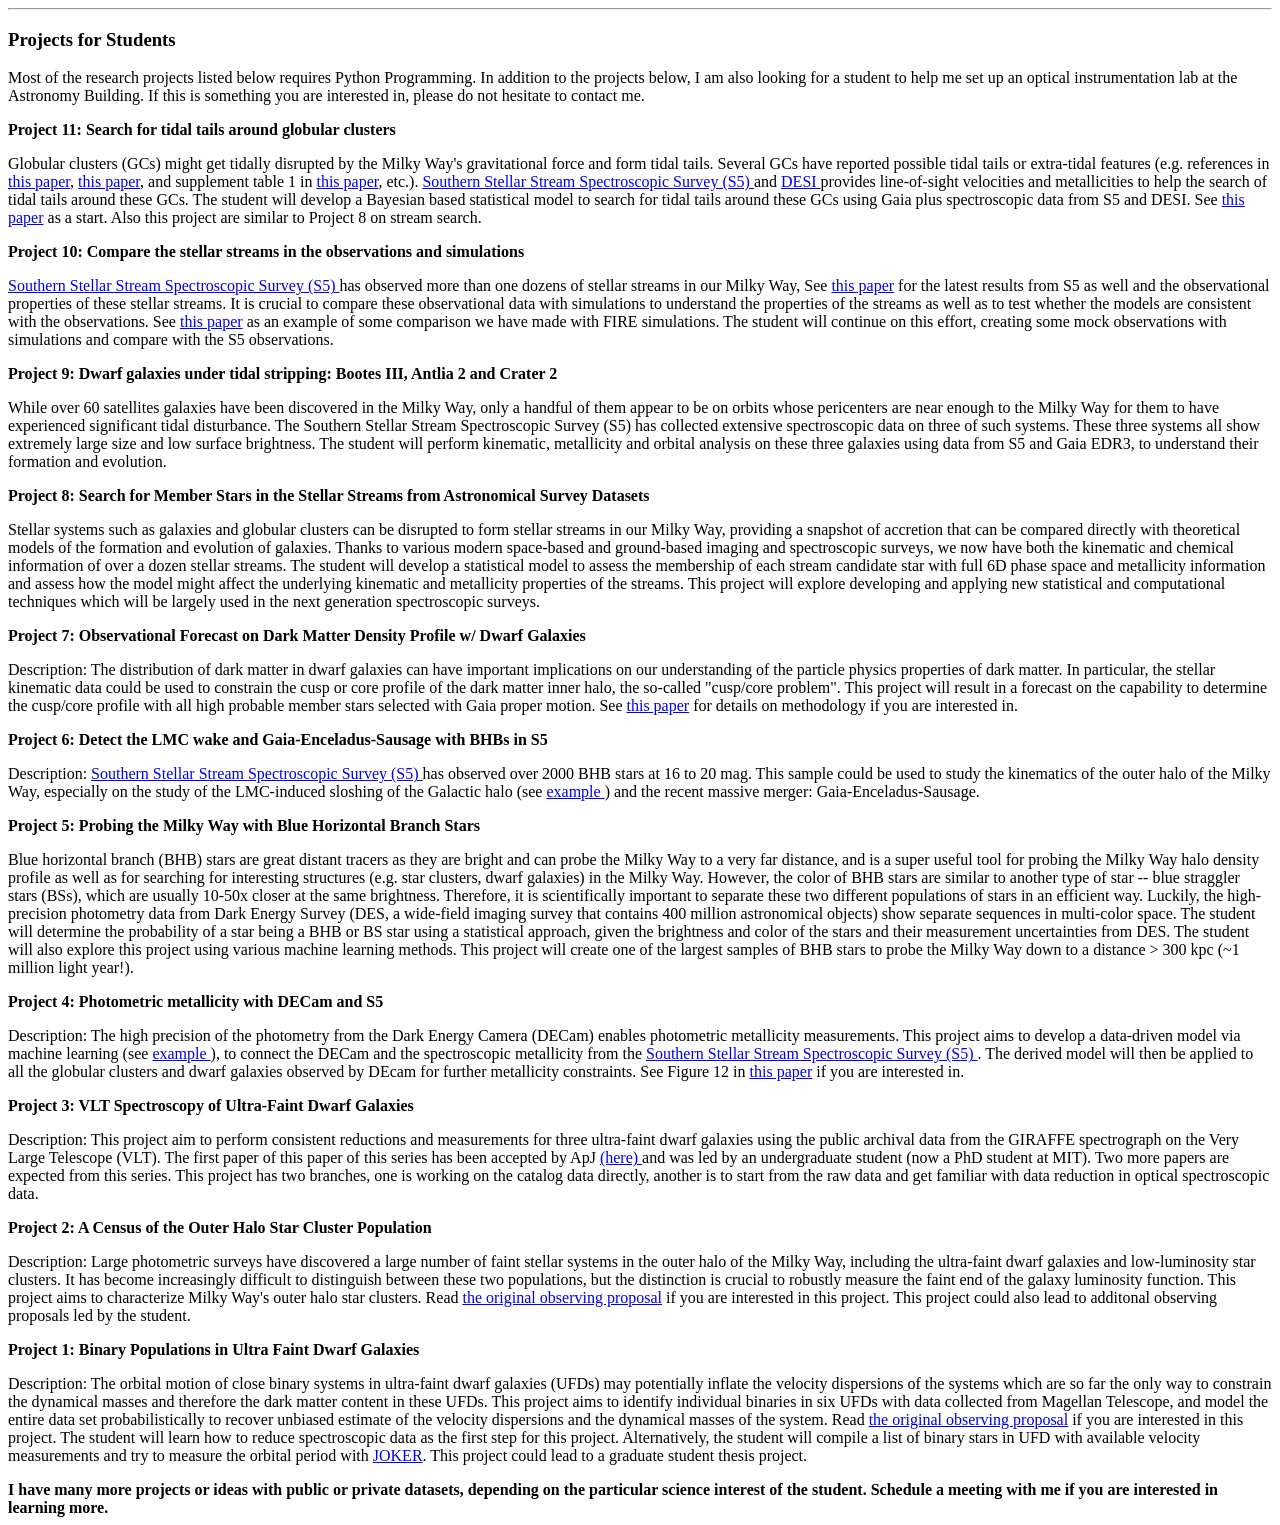
<file: projects.html>
<!DOCTYPE HTML PUBLIC "-//IETF//DTD HTML//EN"> 
<html> 

  <head> 
    <title>Projects for Students</title>
  </head> 
 
  <body>
 
<hr>

<h3> Projects for Students </h3>

<p>Most of the research projects listed below requires Python Programming. In addition to the projects below, I am also looking for a student to help me set up an optical instrumentation lab at the Astronomy Building. If this is something you are interested in, please do not hesitate to contact me. </p>


<b>Project 11: Search for tidal tails around globular clusters </b>

<p> Globular clusters (GCs) might get tidally disrupted by the Milky Way's gravitational force and form tidal tails. Several GCs have reported possible tidal tails or extra-tidal features (e.g. references in <a href=https://arxiv.org/pdf/2004.11747.pdf>this paper</a>, <a href=https://arxiv.org/pdf/2111.09072.pdf>this paper</a>, and supplement table 1 in <a href=https://arxiv.org/pdf/2102.11348.pdf>this paper</a>, etc.). <a href=https://s5collab.github.io/> Southern Stellar Stream Spectroscopic Survey (S5) </a> and <a href=https://www.desi.lbl.gov/> DESI </a> provides line-of-sight velocities and metallicities to help the search of tidal tails around these GCs. The student will develop a Bayesian based statistical model to search for tidal tails around these GCs using Gaia plus spectroscopic data from S5 and DESI. See <a href=https://arxiv.org/abs/2108.02531>this paper</a> as a start. Also this project are similar to Project 8 on stream search. </p>



<b>Project 10: Compare the stellar streams in the observations and simulations </b>

<p> <a href=https://s5collab.github.io/> Southern Stellar Stream Spectroscopic Survey (S5) </a> has observed more than one dozens of stellar streams in our Milky Way, See <a href=https://arxiv.org/abs/2110.06950>this paper</a> for the latest results from S5 as well and the observational properties of these stellar streams. It is crucial to compare these observational data with simulations to understand the properties of the streams as well as to test whether the models are consistent with the observations. See <a href=https://arxiv.org/abs/2208.02255>this paper</a> as an example of some comparison we have made with FIRE simulations. The student will continue on this effort, creating some mock observations with simulations and compare with the S5 observations. </p>



<b>Project 9: Dwarf galaxies under tidal stripping: Bootes III, Antlia 2 and Crater 2 </b>

<p> While over 60 satellites galaxies have been discovered in the Milky Way, only a handful of them appear to be on orbits whose pericenters are near enough to the Milky Way for them to have experienced significant tidal disturbance. The Southern Stellar Stream Spectroscopic Survey (S5) has collected extensive spectroscopic data on three of such systems. These three systems all show extremely large size and low surface brightness. The student will perform kinematic, metallicity and orbital analysis on these three galaxies using data from S5 and Gaia EDR3, to understand their formation and evolution. </p>


<b>Project 8: Search for Member Stars in the Stellar Streams from Astronomical Survey Datasets </b>

<p> Stellar systems such as galaxies and globular clusters can be disrupted to form stellar streams in our Milky Way, providing a snapshot of accretion that can be compared directly with theoretical models of the formation and evolution of galaxies. Thanks to various modern space-based and ground-based imaging and spectroscopic surveys, we now have both the kinematic and chemical information of over a dozen stellar streams. The student will develop a statistical model to assess the membership of each stream candidate star with full 6D phase space and metallicity information and assess how the model might affect the underlying kinematic and metallicity properties of the streams. This project will explore developing and applying new statistical and computational techniques which will be largely used in the next generation spectroscopic surveys. </p>


<b>Project 7: Observational Forecast on Dark Matter Density Profile w/ Dwarf Galaxies </b>

<p> Description: The distribution of dark matter in dwarf galaxies can have important implications on our understanding of the particle physics properties of dark matter. In particular, the stellar kinematic data could be used to constrain the cusp or core profile of the dark matter inner halo, the so-called "cusp/core problem". This project will result in a forecast on the capability to determine the cusp/core profile with all high probable member stars selected with Gaia proper motion. See <a href=https://arxiv.org/abs/2009.00613>this paper</a> for details on methodology if you are interested in. </p>

<b>Project 6: Detect the LMC wake and Gaia-Enceladus-Sausage with BHBs in S5 </b>

<p> Description: <a href=https://s5collab.github.io/> Southern Stellar Stream Spectroscopic Survey (S5) </a> has observed over 2000 BHB stars at 16 to 20 mag. This sample could be used to study the kinematics of the outer halo of the Milky Way, especially on the study of the LMC-induced sloshing of the Galactic halo (see <a href=https://ui.adsabs.harvard.edu/abs/2021MNRAS.506.2677E/abstract>example </a>) and the recent massive merger: Gaia-Enceladus-Sausage. </p>

<b>Project 5: Probing the Milky Way with Blue Horizontal Branch Stars </b>

<p> Blue horizontal branch (BHB) stars are great distant tracers as they are bright and can probe the Milky Way to a very far distance, and is a super useful tool for probing the Milky Way halo density profile as well as for searching for interesting structures (e.g. star clusters, dwarf galaxies) in the Milky Way. However, the color of BHB stars are similar to another type of star -- blue straggler stars (BSs), which are usually 10-50x closer at the same brightness. Therefore, it is scientifically important to separate these two different populations of stars in an efficient way. Luckily, the high-precision photometry data from Dark Energy Survey (DES, a wide-field imaging survey that contains 400 million astronomical objects) show separate sequences in multi-color space. The student will determine the probability of a star being a BHB or BS star using a statistical approach, given the brightness and color of the stars and their measurement uncertainties from DES. The student will also explore this project using various machine learning methods. This project will create one of the largest samples of BHB stars to probe the Milky Way down to a distance > 300 kpc (~1 million light year!). </p>

<b>Project 4: Photometric metallicity with DECam and S5</b>

<p> Description: The high precision of the photometry from the Dark Energy Camera (DECam) enables photometric metallicity measurements. This project aims to develop a data-driven model via machine learning (see <a href=https://arxiv.org/abs/1510.08076>example </a>), to connect the DECam and the spectroscopic metallicity from the  <a href=https://s5collab.github.io/> Southern Stellar Stream Spectroscopic Survey (S5) </a>. The derived model will then be applied to all the globular clusters and dwarf galaxies observed by DEcam for further metallicity constraints. See Figure 12 in  <a href=https://ui.adsabs.harvard.edu/abs/2019MNRAS.490.3508L/abstract>this paper</a> if you are interested in. </p>

<b>Project 3: VLT Spectroscopy of Ultra-Faint Dwarf Galaxies</b>

<p> Description: This project aim to perform consistent reductions and measurements for three ultra-faint dwarf galaxies using the public archival data from the GIRAFFE spectrograph on the Very Large Telescope (VLT). The first paper of this paper of this series has been accepted by ApJ <a href=https://arxiv.org/abs/2101.00013> (here) </a> and was led by an undergraduate student (now a PhD student at MIT). Two more papers are expected from this series. This project has two branches, one is working on the catalog data directly, another is to start from the raw data and get familiar with data reduction in optical spectroscopic data. </p>


<b>Project 2: A Census of the Outer Halo Star Cluster Population</b>

<p> Description: Large photometric surveys have discovered a large number of faint stellar systems in the outer halo of the Milky Way, including the ultra-faint dwarf galaxies and low-luminosity star clusters. It has become increasingly difficult to distinguish between these two populations, but the distinction is crucial to robustly measure the faint end of the galaxy luminosity function. This project aims to characterize Milky Way's outer halo star clusters. Read <a href=projects/Outer_halo_cluster.pdf>the original observing proposal</a> if you are interested in this project. This project could also lead to additonal observing proposals led by the student. </p>

<b>Project 1: Binary Populations in Ultra Faint Dwarf Galaxies</b>

<p> Description: The orbital motion of close binary systems in ultra-faint dwarf galaxies (UFDs) may potentially inflate the velocity dispersions of the systems which are so far the only way to constrain the dynamical masses and therefore the dark matter content in these UFDs. This project aims to identify individual binaries in six UFDs with data collected from Magellan Telescope, and model the entire data set probabilistically to recover unbiased estimate of the velocity dispersions and the dynamical masses of the system. Read <a href=projects/UFD_binary_project.pdf>the original observing proposal</a> if you are interested in this project. The student will learn how to reduce spectroscopic data as the first step for this project. Alternatively, the student will compile a list of binary stars in UFD with available velocity measurements and try to measure the orbital period with <a href=https://github.com/adrn/thejoker>JOKER</a>. This project could lead to a graduate student thesis project. </p>


  <b>I have many more projects or ideas with public or private datasets, depending on the particular science interest of the student. Schedule a meeting with me if you are interested in learning more.</b>
</file>
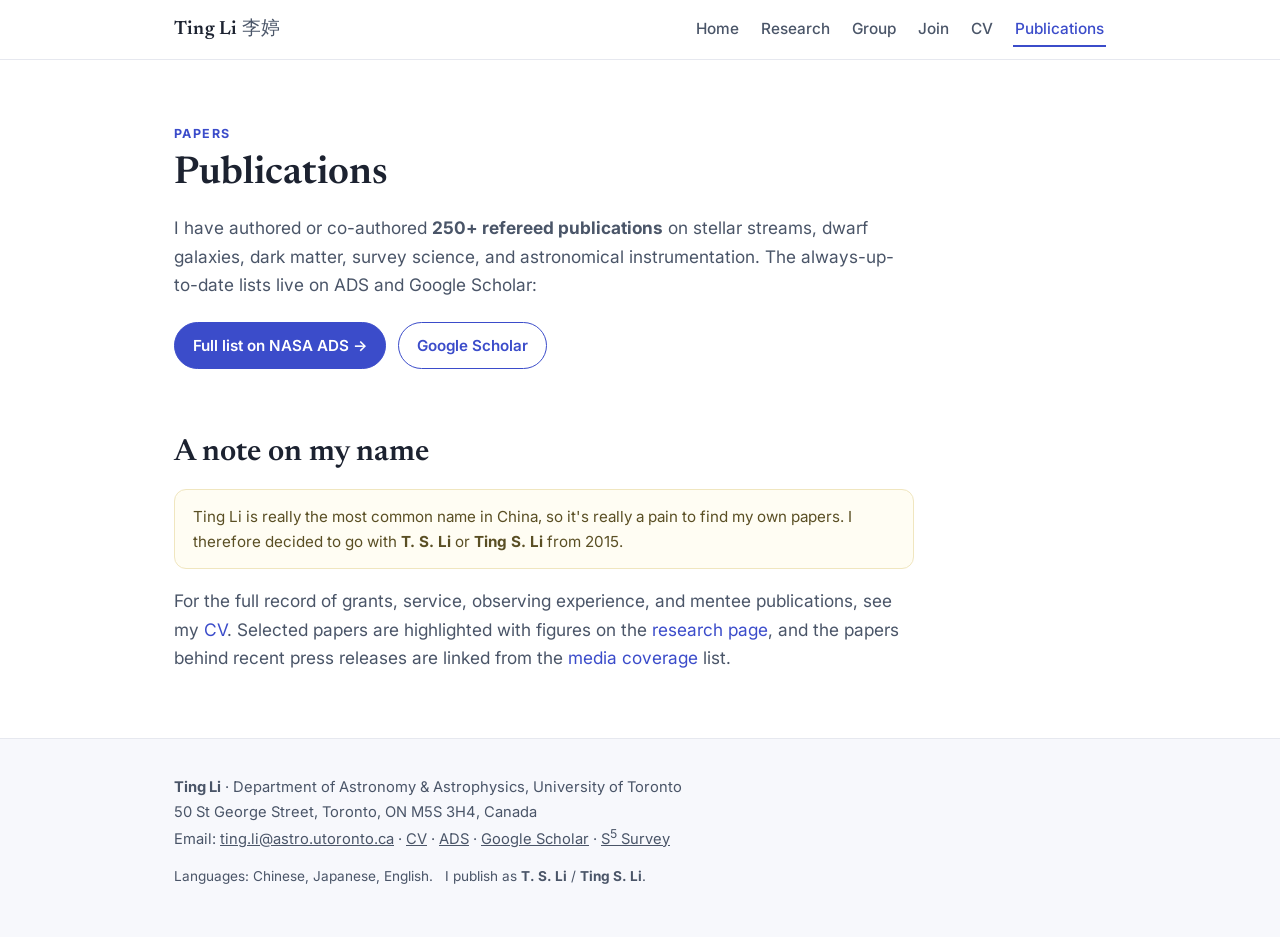
<file: publications.html>
<!DOCTYPE html>
<html lang="en">
<head>
  <meta charset="utf-8">
  <meta name="viewport" content="width=device-width, initial-scale=1">
  <title>Publications · Ting Li</title>
  <meta name="description" content="Publications of Ting Li (T. S. Li) — full lists on NASA ADS and Google Scholar.">
  <link rel="icon" href="data:image/svg+xml,<svg xmlns=%22http://www.w3.org/2000/svg%22 viewBox=%220 0 100 100%22><text y=%22.9em%22 font-size=%2290%22>🔭</text></svg>">
  <link rel="preconnect" href="https://fonts.googleapis.com">
  <link rel="preconnect" href="https://fonts.gstatic.com" crossorigin>
  <link href="https://fonts.googleapis.com/css2?family=Inter:wght@400;500;600;700&family=Newsreader:opsz,wght@6..72,400;6..72,500;6..72,600&display=swap" rel="stylesheet">
  <link rel="stylesheet" href="style.css">
</head>
<body>

  <nav class="nav">
    <div class="nav-inner">
      <a class="brand" href="index.html">Ting Li&nbsp;<span style="color:var(--ink-soft);font-weight:400">李婷</span></a>
      <a class="link" href="index.html">Home</a>
      <a class="link" href="research.html">Research</a>
      <a class="link" href="group.html">Group</a>
      <a class="link" href="join.html">Join</a>
      <a class="link" href="tslcv.pdf">CV</a>
      <a class="link active" href="publications.html">Publications</a>
    </div>
  </nav>

  <header class="hero" style="padding-bottom:18px">
    <div class="container">
      <p class="eyebrow">Papers</p>
      <h1 style="font-size:2.4rem;margin:0 0 10px">Publications</h1>
      <p class="lead" style="max-width:740px">
        I have authored or co-authored <strong>250+ refereed publications</strong> on stellar
        streams, dwarf galaxies, dark matter, survey science, and astronomical instrumentation.
        The always-up-to-date lists live on ADS and Google Scholar:
      </p>
      <div class="btn-row">
        <a class="btn btn-primary" href="https://ui.adsabs.harvard.edu/public-libraries/UGFGnC9bTu-vBkgMrqObgg">Full list on NASA ADS &rarr;</a>
        <a class="btn btn-ghost" href="https://scholar.google.com/citations?user=JTGDv7MAAAAJ&hl=en">Google Scholar</a>
      </div>
    </div>
  </header>

  <section>
    <div class="container">
      <h2 class="section-title">A note on my name</h2>
      <div class="note" style="max-width:740px">
        Ting Li is really the most common name in China, so it's really a pain to find my own
        papers. I therefore decided to go with <strong>T. S. Li</strong> or
        <strong>Ting S. Li</strong> from 2015.
      </div>
      <p class="lead" style="margin-top:18px;max-width:740px">
        For the full record of grants, service, observing experience, and mentee publications,
        see my <a href="tslcv.pdf">CV</a>. Selected papers are highlighted with figures on the
        <a href="research.html">research page</a>, and the papers behind recent press releases are
        linked from the <a href="index.html#news">media coverage</a> list.
      </p>
    </div>
  </section>

  <footer>
    <div class="container">
      <strong>Ting Li</strong> &middot; Department of Astronomy &amp; Astrophysics, University of Toronto<br>
      50 St George Street, Toronto, ON M5S 3H4, Canada<br>
      Email: <a href="mailto:ting.li@astro.utoronto.ca">ting.li@astro.utoronto.ca</a> &middot;
      <a href="tslcv.pdf">CV</a> &middot;
      <a href="https://ui.adsabs.harvard.edu/public-libraries/UGFGnC9bTu-vBkgMrqObgg">ADS</a> &middot;
      <a href="https://scholar.google.com/citations?user=JTGDv7MAAAAJ&hl=en">Google Scholar</a> &middot;
      <a href="https://s5collab.github.io/">S<sup>5</sup> Survey</a>
      <p style="margin-top:14px;font-size:.85rem;">Languages: Chinese, Japanese, English. &nbsp;
        I publish as <strong>T. S. Li</strong> / <strong>Ting S. Li</strong>.</p>
    </div>
  </footer>

</body>
</html>
</file>
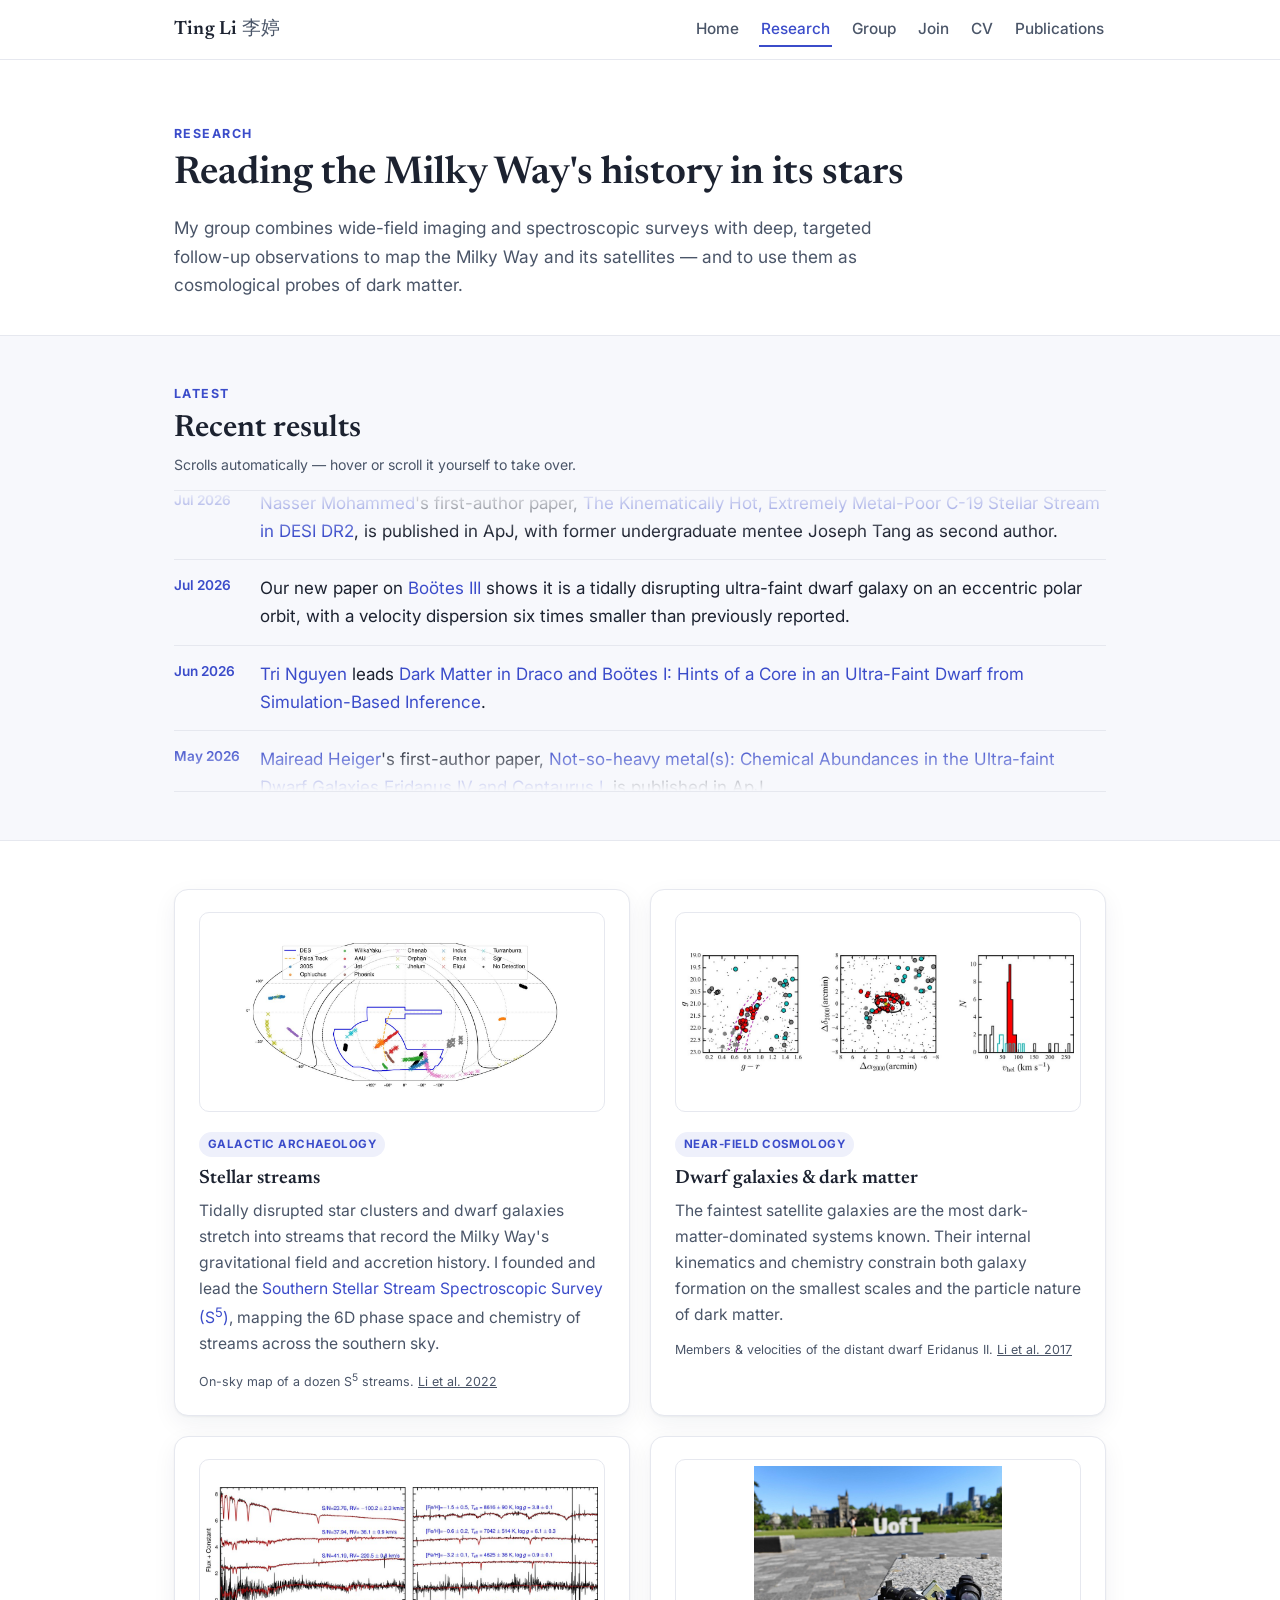
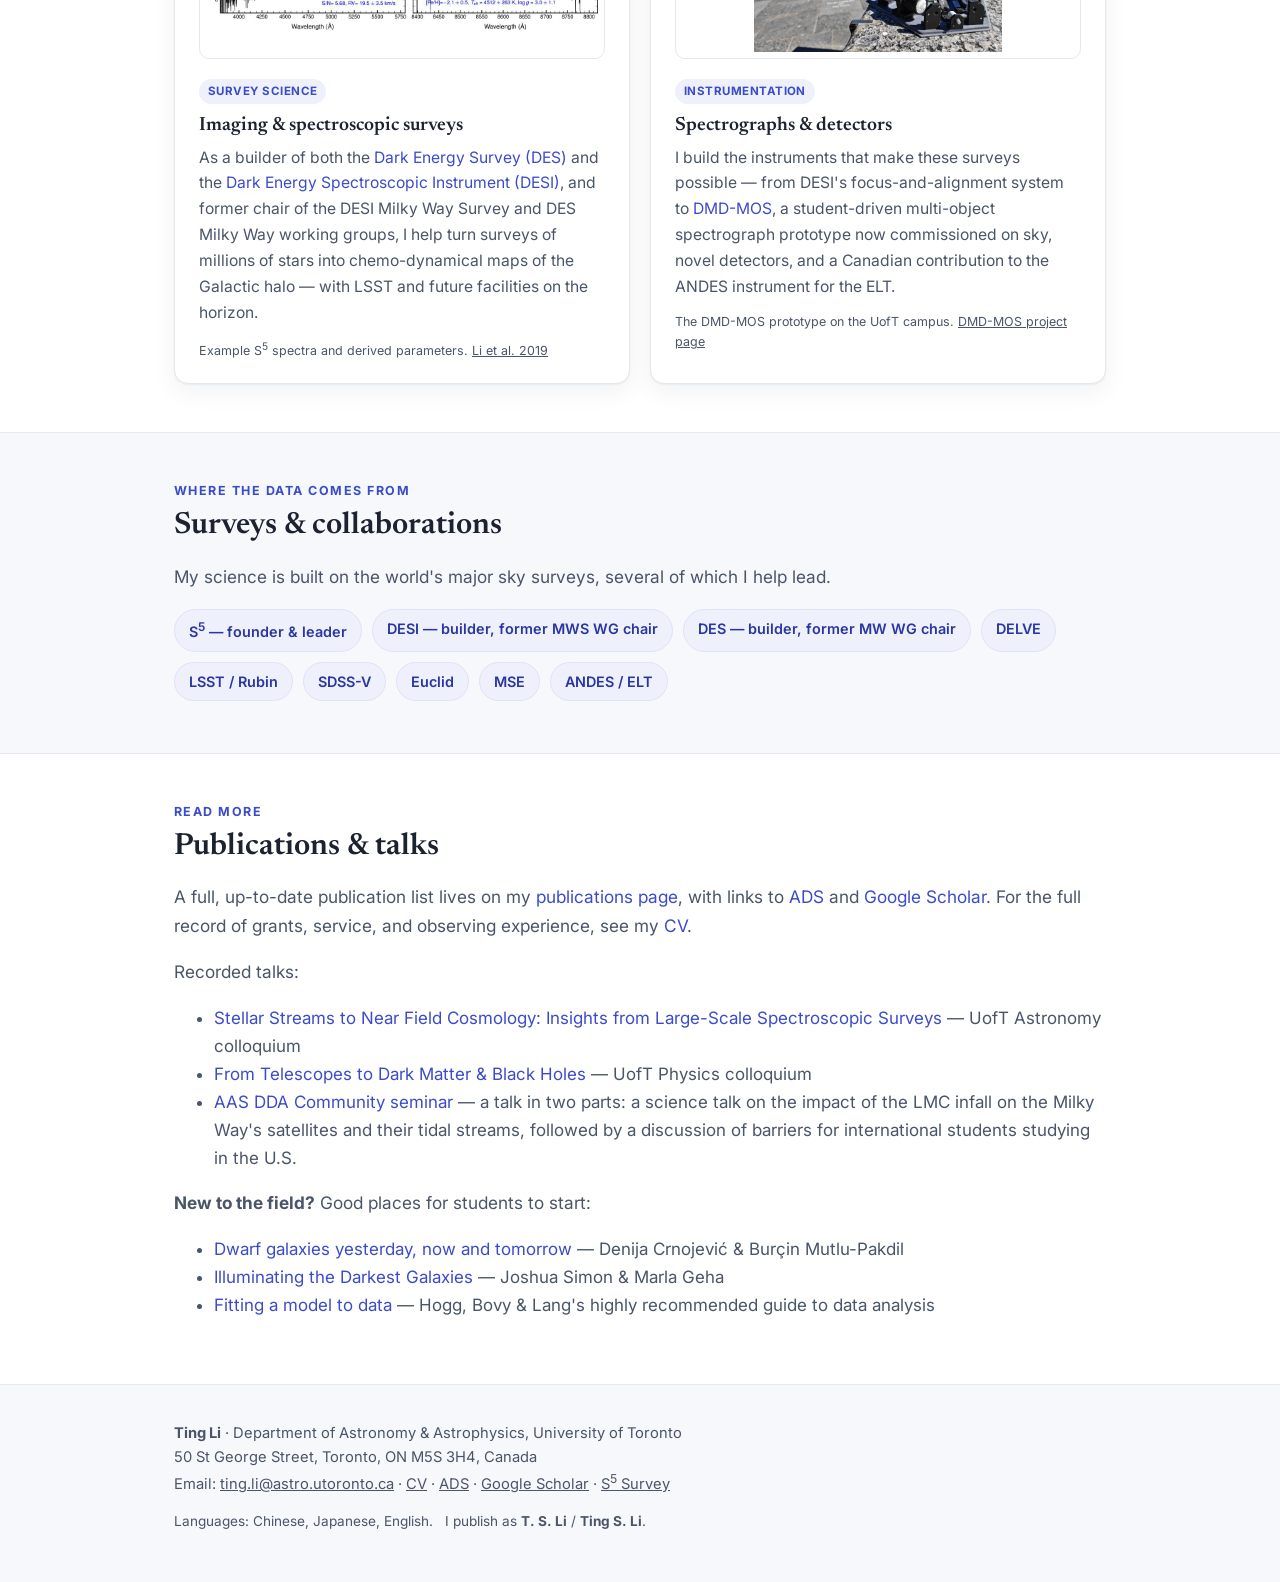
<file: research.html>
<!DOCTYPE html>
<html lang="en">
<head>
  <meta charset="utf-8">
  <meta name="viewport" content="width=device-width, initial-scale=1">
  <title>Research · Ting Li</title>
  <meta name="description" content="Research of Ting Li: stellar streams, dwarf galaxies, dark matter, survey science, and astronomical instrumentation.">
  <link rel="icon" href="data:image/svg+xml,<svg xmlns=%22http://www.w3.org/2000/svg%22 viewBox=%220 0 100 100%22><text y=%22.9em%22 font-size=%2290%22>🔭</text></svg>">
  <link rel="preconnect" href="https://fonts.googleapis.com">
  <link rel="preconnect" href="https://fonts.gstatic.com" crossorigin>
  <link href="https://fonts.googleapis.com/css2?family=Inter:wght@400;500;600;700&family=Newsreader:opsz,wght@6..72,400;6..72,500;6..72,600&display=swap" rel="stylesheet">
  <link rel="stylesheet" href="style.css">
</head>
<body>

  <nav class="nav">
    <div class="nav-inner">
      <a class="brand" href="index.html">Ting Li&nbsp;<span style="color:var(--ink-soft);font-weight:400">李婷</span></a>
      <a class="link" href="index.html">Home</a>
      <a class="link active" href="research.html">Research</a>
      <a class="link" href="group.html">Group</a>
      <a class="link" href="join.html">Join</a>
      <a class="link" href="tslcv.pdf">CV</a>
      <a class="link" href="publications.html">Publications</a>
    </div>
  </nav>

  <header class="hero" style="padding-bottom:18px">
    <div class="container">
      <p class="eyebrow">Research</p>
      <h1 style="font-size:2.4rem;margin:0 0 10px">Reading the Milky Way's history in its stars</h1>
      <p class="lead" style="max-width:720px">
        My group combines wide-field imaging and spectroscopic surveys with deep, targeted
        follow-up observations to map the Milky Way and its satellites &mdash; and to use them
        as cosmological probes of dark matter.
      </p>
    </div>
  </header>

  <!-- ============ RECENT RESULTS (auto-scrolling) ============ -->
  <section class="section-alt">
    <div class="container">
      <p class="eyebrow">Latest</p>
      <h2 class="section-title" style="margin-bottom:6px">Recent results</h2>
      <p style="color:var(--ink-soft);font-size:.88rem;margin:0 0 14px">Scrolls automatically &mdash; hover or scroll it yourself to take over.</p>
      <div class="ticker">
        <div class="ticker-scroll" tabindex="0" aria-label="Recent results">
          <div class="ticker-track">
            <div class="ticker-list">

            <div class="news-item">
              <div class="news-date">Jul 2026</div>
              <div><a href="https://www.astro.utoronto.ca/~nasser.mohammed/">Nasser Mohammed</a>'s first-author paper,
                <a href="https://ui.adsabs.harvard.edu/abs/2026ApJ..1005..200M/abstract">The Kinematically Hot, Extremely Metal-Poor C-19 Stellar Stream in DESI DR2</a>,
                is published in ApJ, with former undergraduate mentee Joseph Tang as second author.</div>
            </div>
            <div class="news-item">
              <div class="news-date">Jul 2026</div>
              <div>Our new paper on <a href="https://arxiv.org/abs/2607.07803">Bo&ouml;tes III</a> shows it is a tidally disrupting ultra-faint dwarf galaxy on an eccentric polar orbit, with a velocity dispersion six times smaller than previously reported.</div>
            </div>
            <div class="news-item">
              <div class="news-date">Jun 2026</div>
              <div><a href="https://trivnguyen.github.io/">Tri Nguyen</a> leads
                <a href="https://arxiv.org/abs/2606.26218">Dark Matter in Draco and Bo&ouml;tes I: Hints of a Core in an Ultra-Faint Dwarf from Simulation-Based Inference</a>.</div>
            </div>
            <div class="news-item">
              <div class="news-date">May 2026</div>
              <div><a href="https://www.dunlap.utoronto.ca/dunlap-people/mairead-heiger/">Mairead Heiger</a>'s first-author paper,
                <a href="https://ui.adsabs.harvard.edu/abs/2026ApJ..1002..182H/abstract">Not-so-heavy metal(s): Chemical Abundances in the Ultra-faint Dwarf Galaxies Eridanus IV and Centaurus I</a>,
                is published in ApJ.</div>
            </div>
            <div class="news-item">
              <div class="news-date">Apr 2026</div>
              <div><a href="https://www.astro.utoronto.ca/people/graduate-students/name/emma-jarvis/">Emma Jarvis</a>'s first-author paper,
                <a href="https://arxiv.org/abs/2604.20958">Characterizing the GD-1 Stream with DESI DR2 Data: Thin Stream and Hot Cocoon</a>,
                presents the largest homogeneous spectroscopic sample of GD-1 &ndash; 608 members over 100&deg; of sky, separated into a cold thin stream and a hot cocoon.</div>
            </div>
            <div class="news-item">
              <div class="news-date">Feb 2026</div>
              <div>Former undergraduate mentee William Cerny, now at Yale, leads
                <a href="https://arxiv.org/abs/2602.17652">A Chemodynamical Census of the Milky Way's Ultra-Faint Compact Satellites</a>
                &ndash; the first spectroscopic census of 19 of these systems, about two-thirds of the known population.</div>
            </div>
            <div class="news-item">
              <div class="news-date">Feb 2026</div>
              <div><a href="https://www.dunlap.utoronto.ca/dunlap-people/mairead-heiger/">Mairead Heiger</a> leads
                <a href="https://arxiv.org/abs/2602.22333">It's a matter of time: Empirical Constraints on Supernova Yields and Delay Times from Dwarf Spheroidal Galaxies</a>.</div>
            </div>

            <div class="news-item">
              <div class="news-date">Aug 2025</div>
              <div><a href="https://gmedinat.github.io/">Gustavo Medina</a> leads
                <a href="https://arxiv.org/abs/2508.19351">The mass of the Milky Way from outer halo stars measured by DESI DR1</a>.</div>
            </div>
            <div class="news-item">
              <div class="news-date">May 2025</div>
              <div><a href="https://gmedinat.github.io/">Gustavo Medina</a> leads
                <a href="https://arxiv.org/abs/2505.10614">The DESI Y1 RR Lyrae catalog II</a>, on the metallicity dependence of pulsational properties and the shape of the RR Lyrae instability strip (ApJ, in press).</div>
            </div>
            <div class="news-item">
              <div class="news-date">Apr 2025</div>
              <div><a href="https://gmedinat.github.io/">Gustavo Medina</a> leads
                <a href="https://arxiv.org/abs/2504.02924">The DESI Y1 RR Lyrae catalog I</a>, empirical modeling of the cyclic variation of spectroscopic properties and a chemodynamical analysis of the outer halo (ApJ, in press).</div>
            </div>

            </div>
          </div>
        </div>
      </div>
    </div>
  </section>

  <section>
    <div class="container">
      <div class="cards">
        <div class="card">
          <img class="card-fig" loading="lazy" src="img/research/streams.jpg" alt="On-sky map of stellar streams observed by S5">
          <span class="tag">Galactic archaeology</span>
          <h3>Stellar streams</h3>
          <p>Tidally disrupted star clusters and dwarf galaxies stretch into streams that record
            the Milky Way's gravitational field and accretion history. I founded and lead the
            <a href="https://s5collab.github.io/">Southern Stellar Stream Spectroscopic Survey (S<sup>5</sup>)</a>,
            mapping the 6D phase space and chemistry of streams across the southern sky.</p>
          <span class="credit">On-sky map of a dozen S<sup>5</sup> streams. <a href="https://ui.adsabs.harvard.edu/abs/2022ApJ...928...30L/abstract">Li et al. 2022</a></span>
        </div>
        <div class="card">
          <img class="card-fig" loading="lazy" src="img/research/dwarf.jpg" alt="Color-magnitude diagram and member velocities of the dwarf galaxy Eridanus II">
          <span class="tag">Near-field cosmology</span>
          <h3>Dwarf galaxies &amp; dark matter</h3>
          <p>The faintest satellite galaxies are the most dark-matter-dominated systems known.
            Their internal kinematics and chemistry constrain both galaxy formation on the
            smallest scales and the particle nature of dark matter.</p>
          <span class="credit">Members &amp; velocities of the distant dwarf Eridanus II. <a href="https://ui.adsabs.harvard.edu/abs/2017ApJ...838....8L/abstract">Li et al. 2017</a></span>
        </div>
        <div class="card">
          <img class="card-fig" loading="lazy" src="img/research/survey.jpg" alt="Example stellar spectra from the S5 survey with derived stellar parameters">
          <span class="tag">Survey science</span>
          <h3>Imaging &amp; spectroscopic surveys</h3>
          <p>As a builder of both the
            <a href="https://www.darkenergysurvey.org/">Dark Energy Survey (DES)</a> and the
            <a href="https://www.desi.lbl.gov/">Dark Energy Spectroscopic Instrument (DESI)</a>,
            and former chair of the
            DESI Milky Way Survey and DES Milky Way working groups, I help turn surveys of
            millions of stars into chemo-dynamical maps of the Galactic halo &mdash; with LSST
            and future facilities on the horizon.</p>
          <span class="credit">Example S<sup>5</sup> spectra and derived parameters. <a href="https://ui.adsabs.harvard.edu/abs/2019MNRAS.490.3508L/abstract">Li et al. 2019</a></span>
        </div>
        <div class="card">
          <img class="card-fig" loading="lazy" src="img/research/dmdmos.jpg" alt="The DMD-MOS prototype spectrograph in front of the UofT sign on campus">
          <span class="tag">Instrumentation</span>
          <h3>Spectrographs &amp; detectors</h3>
          <p>I build the instruments that make these surveys possible &mdash; from DESI's
            focus-and-alignment system to
            <a href="https://www.dunlap.utoronto.ca/~sarik.jeram/">DMD-MOS</a>, a student-driven
            multi-object spectrograph prototype now commissioned on sky, novel detectors, and a
            Canadian contribution to the ANDES instrument for the ELT.</p>
          <span class="credit">The DMD-MOS prototype on the UofT campus. <a href="https://www.dunlap.utoronto.ca/~sarik.jeram/">DMD-MOS project page</a></span>
        </div>
      </div>
    </div>
  </section>

  <section class="section-alt">
    <div class="container">
      <p class="eyebrow">Where the data comes from</p>
      <h2 class="section-title">Surveys &amp; collaborations</h2>
      <p class="lead" style="margin-bottom:18px">My science is built on the world's major sky surveys, several of which I help lead.</p>
      <div class="pill-row">
        <a class="pill" href="https://s5collab.github.io/">S<sup>5</sup> &mdash; founder &amp; leader</a>
        <a class="pill" href="https://www.desi.lbl.gov/">DESI &mdash; builder, former MWS WG chair</a>
        <a class="pill" href="https://www.darkenergysurvey.org/">DES &mdash; builder, former MW WG chair</a>
        <a class="pill" href="https://delve-survey.github.io/">DELVE</a>
        <a class="pill" href="https://rubinobservatory.org/">LSST / Rubin</a>
        <a class="pill" href="https://www.sdss.org/">SDSS-V</a>
        <a class="pill" href="https://www.cosmos.esa.int/web/euclid">Euclid</a>
        <a class="pill" href="https://mse.cfht.hawaii.edu/">MSE</a>
        <a class="pill" href="https://elt.eso.org/instrument/ANDES/">ANDES / ELT</a>
      </div>
    </div>
  </section>

  <section>
    <div class="container">
      <p class="eyebrow">Read more</p>
      <h2 class="section-title">Publications &amp; talks</h2>
      <p class="lead">
        A full, up-to-date publication list lives on my
        <a href="publications.html">publications page</a>, with links to
        <a href="https://ui.adsabs.harvard.edu/public-libraries/UGFGnC9bTu-vBkgMrqObgg">ADS</a> and
        <a href="https://scholar.google.com/citations?user=JTGDv7MAAAAJ&hl=en">Google Scholar</a>.
        For the full record of grants, service, and observing experience, see my
        <a href="tslcv.pdf">CV</a>.
      </p>
      <p class="lead" style="margin-top:14px">Recorded talks:</p>
      <ul style="color:var(--ink-soft)">
        <li><a href="https://www.youtube.com/watch?v=Q5pfDY6E-EE">Stellar Streams to Near Field Cosmology: Insights from Large-Scale Spectroscopic Surveys</a> &mdash; UofT Astronomy colloquium</li>
        <li><a href="https://www.youtube.com/watch?v=7jYWHJsie4o">From Telescopes to Dark Matter &amp; Black Holes</a> &mdash; UofT Physics colloquium</li>
        <li><a href="https://www.youtube.com/watch?v=v0t-6Fy3vSk">AAS DDA Community seminar</a> &mdash; a talk in two parts: a science talk on the impact of the LMC infall on the Milky Way's satellites and their tidal streams, followed by a discussion of barriers for international students studying in the U.S.</li>
      </ul>
      <p class="lead" style="margin-top:14px"><strong>New to the field?</strong> Good places for
        students to start:</p>
      <ul style="color:var(--ink-soft)">
        <li><a href="DwarfGalaxies2021_NatAst.pdf">Dwarf galaxies yesterday, now and tomorrow</a> &mdash; Denija Crnojevi&#263; &amp; Bur&ccedil;in Mutlu-Pakdil</li>
        <li><a href="DwarfGalaxies2021_PhyToday.pdf">Illuminating the Darkest Galaxies</a> &mdash; Joshua Simon &amp; Marla Geha</li>
        <li><a href="https://arxiv.org/abs/1008.4686">Fitting a model to data</a> &mdash; Hogg, Bovy &amp; Lang's highly recommended guide to data analysis</li>
      </ul>
    </div>
  </section>

  <footer>
    <div class="container">
      <strong>Ting Li</strong> &middot; Department of Astronomy &amp; Astrophysics, University of Toronto<br>
      50 St George Street, Toronto, ON M5S 3H4, Canada<br>
      Email: <a href="mailto:ting.li@astro.utoronto.ca">ting.li@astro.utoronto.ca</a> &middot;
      <a href="tslcv.pdf">CV</a> &middot;
      <a href="https://ui.adsabs.harvard.edu/public-libraries/UGFGnC9bTu-vBkgMrqObgg">ADS</a> &middot;
      <a href="https://scholar.google.com/citations?user=JTGDv7MAAAAJ&hl=en">Google Scholar</a> &middot;
      <a href="https://s5collab.github.io/">S<sup>5</sup> Survey</a>
      <p style="margin-top:14px;font-size:.85rem;">Languages: Chinese, Japanese, English. &nbsp;
        I publish as <strong>T. S. Li</strong> / <strong>Ting S. Li</strong>.</p>
    </div>
  </footer>

  <script>
    // Group-news ticker. The list is cloned once so it can wrap around seamlessly;
    // a scroll container (not a CSS animation) holds it, so the reader can scroll it
    // by hand at any time. Auto-scroll runs only while the pointer is elsewhere and
    // the reader has been idle for a couple of seconds.
    document.querySelectorAll('.ticker').forEach(function (ticker) {
      var scroller = ticker.querySelector('.ticker-scroll');
      var track    = scroller.querySelector('.ticker-track');
      var list     = track.firstElementChild;
      var clone    = list.cloneNode(true);
      clone.setAttribute('aria-hidden', 'true');
      track.appendChild(clone);

      var reduce = window.matchMedia('(prefers-reduced-motion: reduce)');
      var SPEED = 42;          // pixels per second
      var RESUME = 2000;       // ms of quiet before auto-scroll picks up again
      var hovered = false, busyUntil = 0, last = null;

      ['mouseenter', 'focusin'].forEach(function (e) {
        ticker.addEventListener(e, function () { hovered = true; });
      });
      ['mouseleave', 'focusout'].forEach(function (e) {
        ticker.addEventListener(e, function () { hovered = false; });
      });
      ['wheel', 'touchstart', 'touchmove', 'pointerdown', 'keydown'].forEach(function (e) {
        scroller.addEventListener(e, function () {
          busyUntil = performance.now() + RESUME;
        }, { passive: true });
      });

      // wrap upward too, so scrolling back past the first item is also endless
      scroller.addEventListener('scroll', function () {
        if (scroller.scrollTop <= 0 && performance.now() < busyUntil) {
          scroller.scrollTop = list.offsetHeight;
        }
      }, { passive: true });

      function step(now) {
        if (last === null) last = now;
        var dt = (now - last) / 1000;
        last = now;
        var idle = !hovered && now > busyUntil && !reduce.matches;
        if (idle && dt < 0.25) { scroller.scrollTop += SPEED * dt; }
        var half = list.offsetHeight;
        if (half > 0 && scroller.scrollTop >= half) { scroller.scrollTop -= half; }
        requestAnimationFrame(step);
      }
      requestAnimationFrame(step);
    });
  </script>

</body>
</html>
</file>
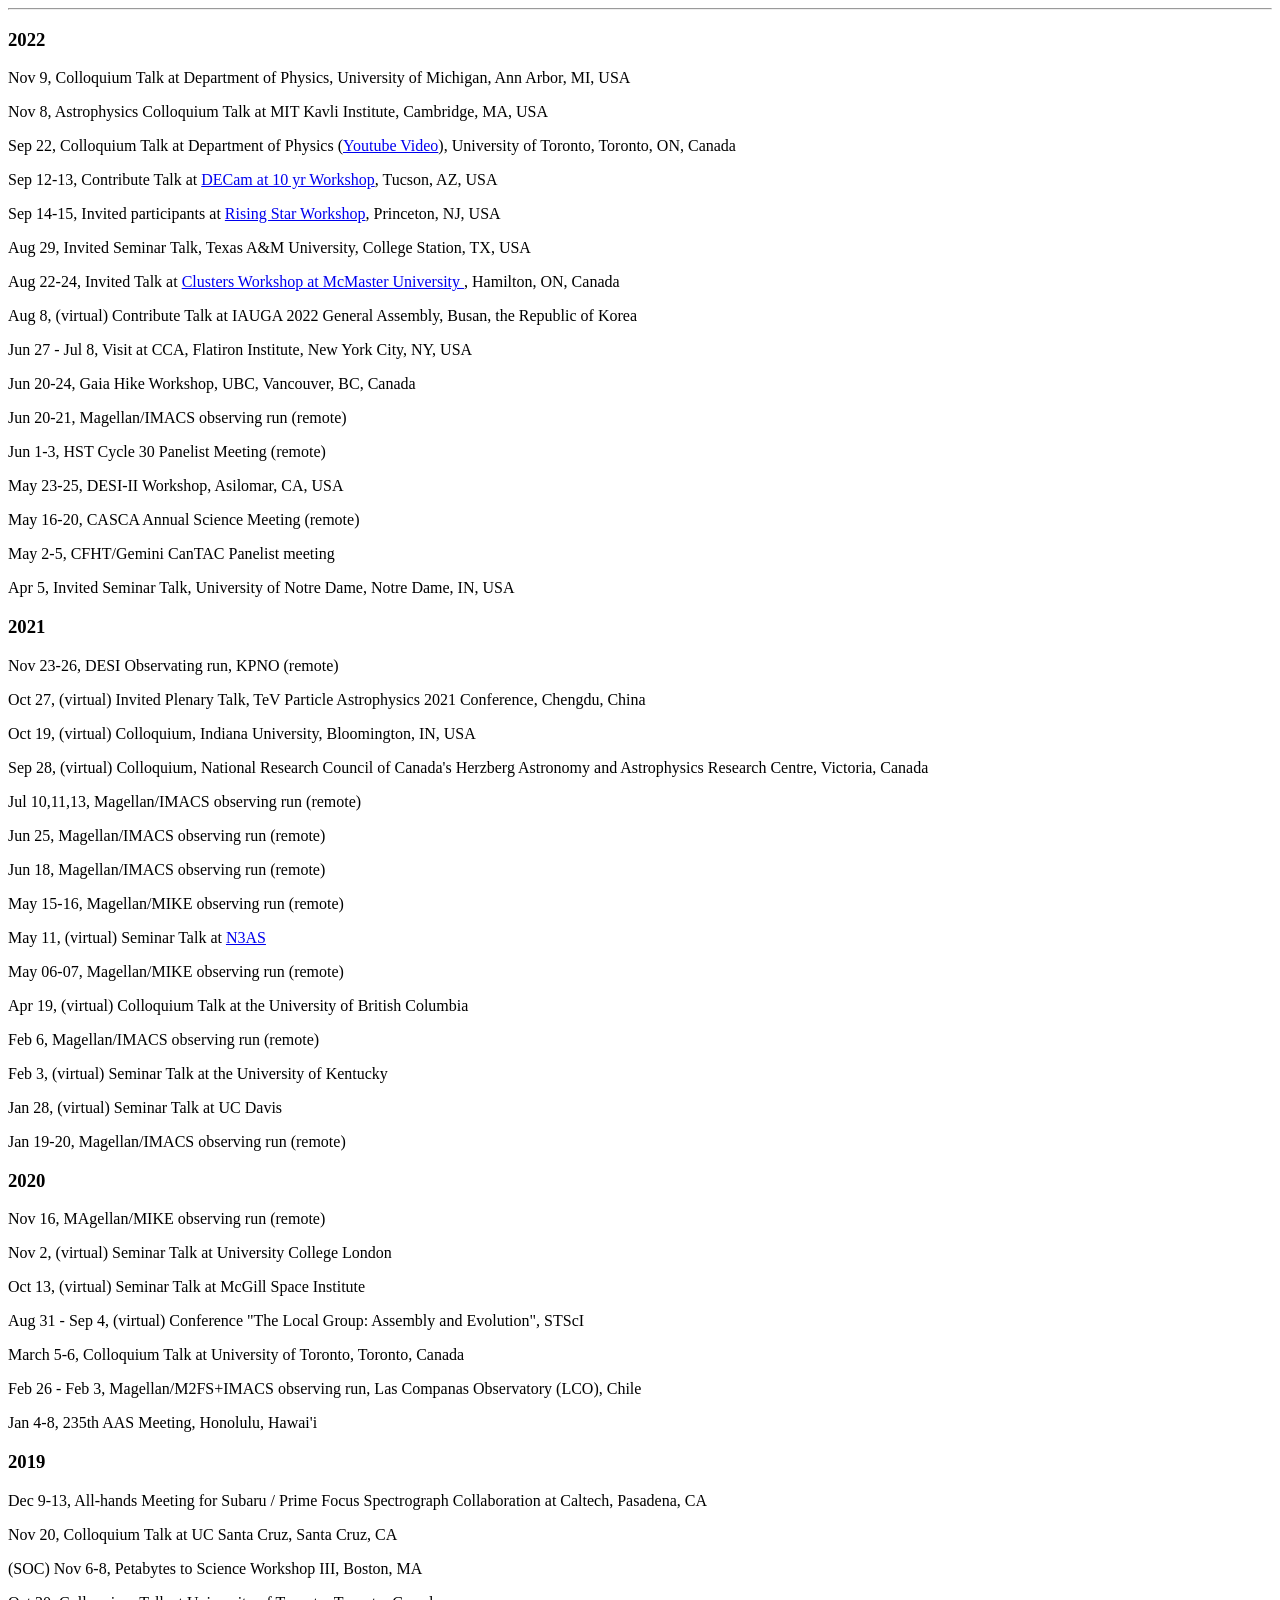
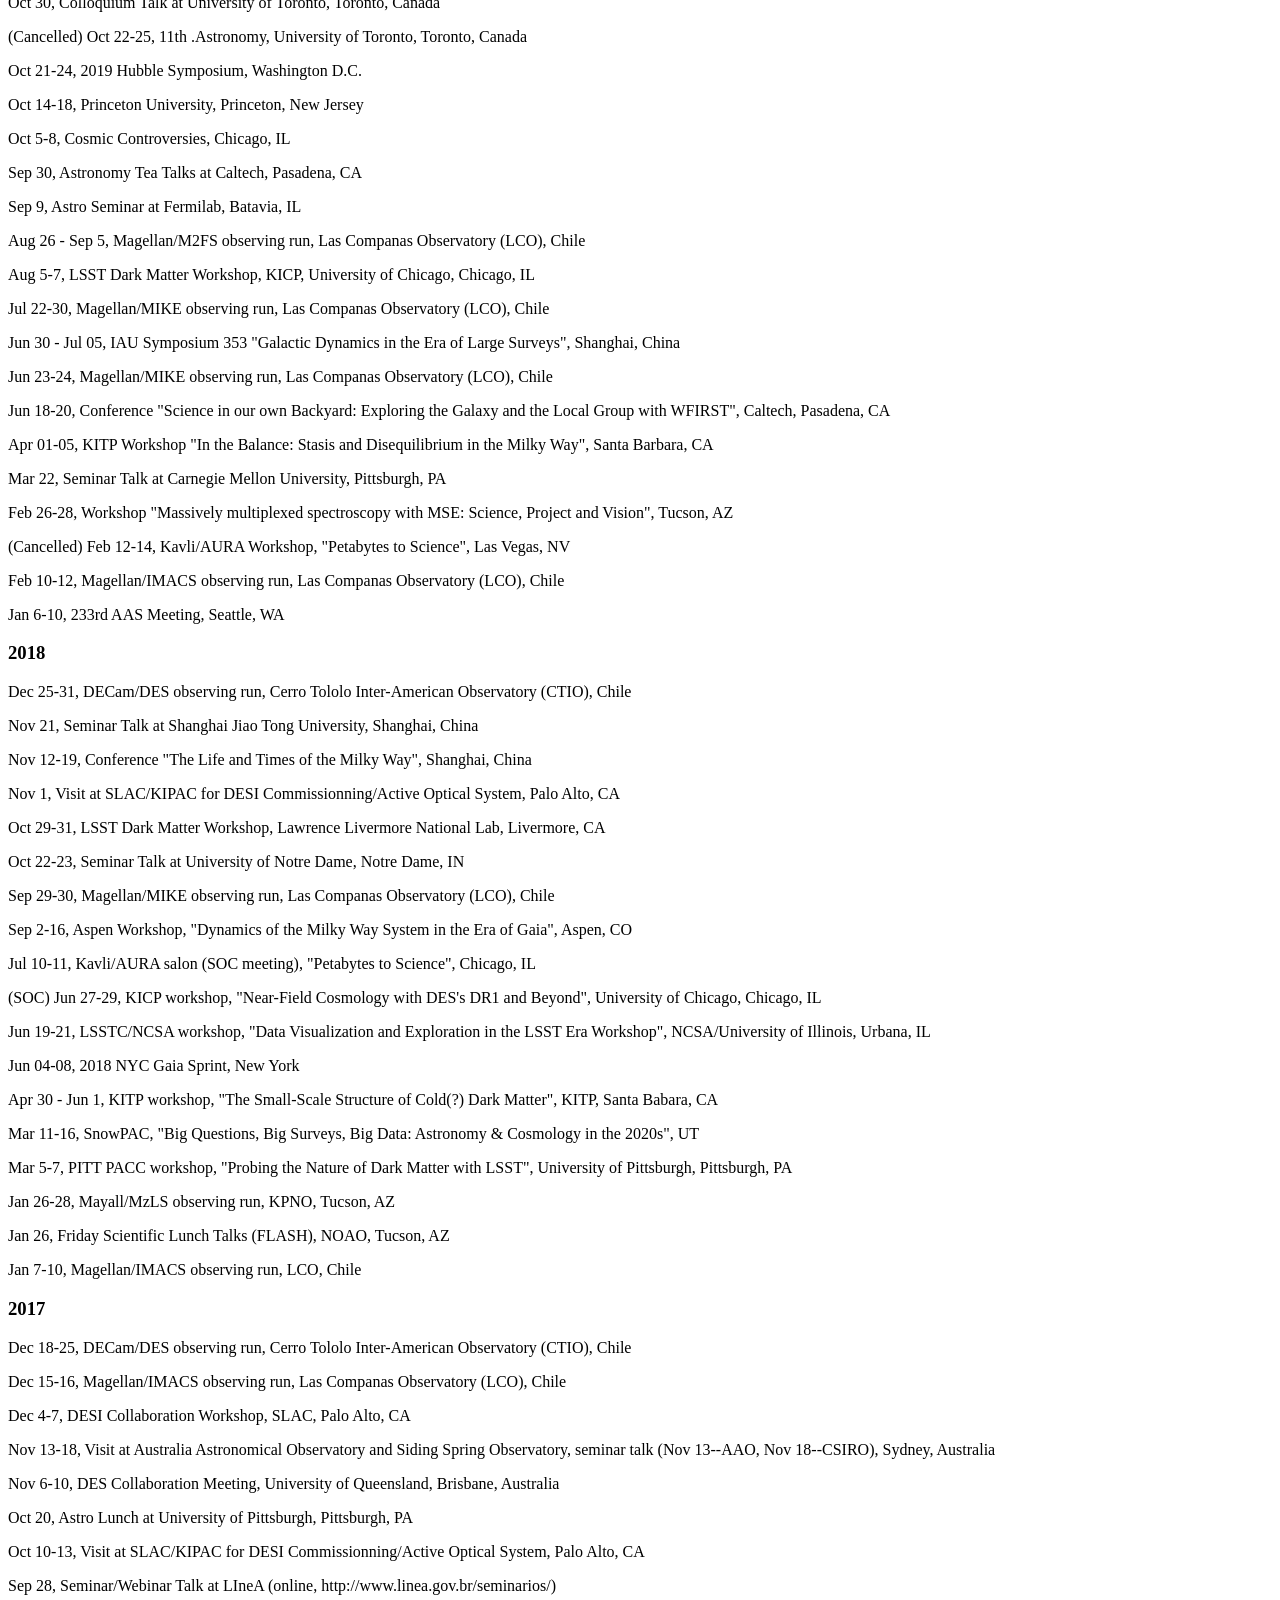
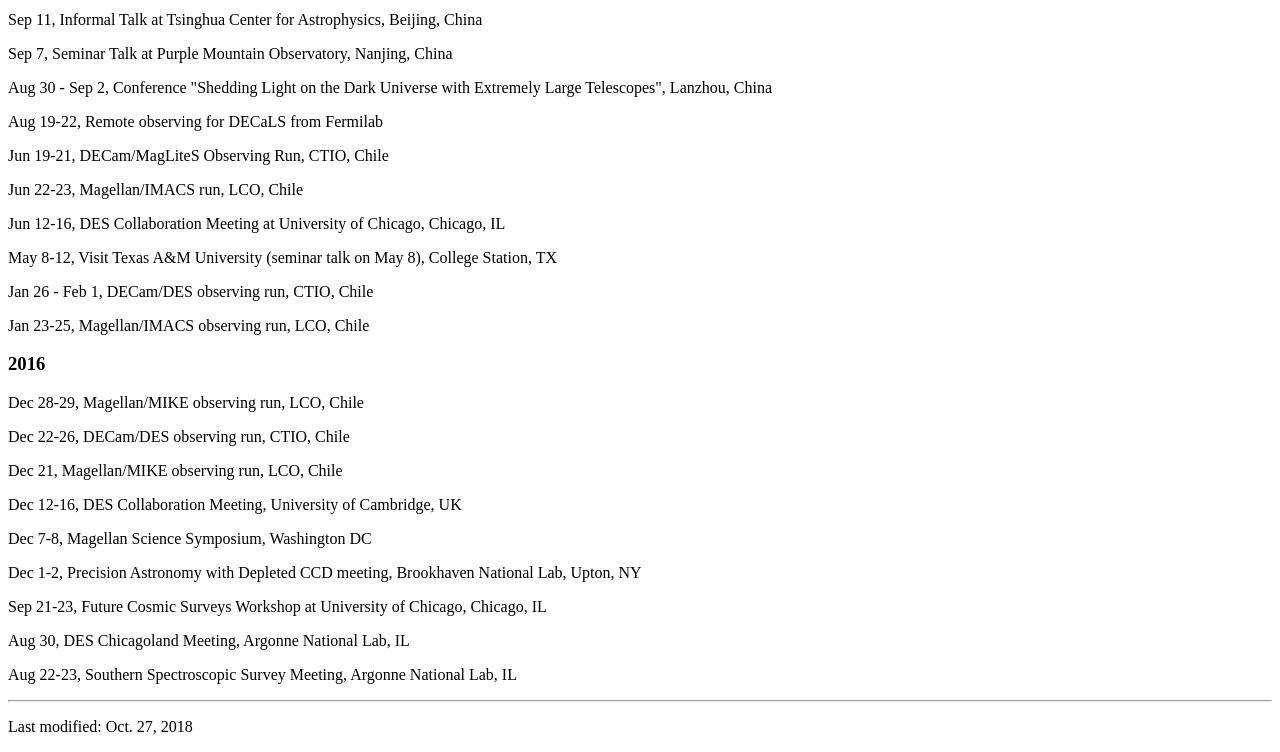
<file: travel.html>
<!DOCTYPE HTML PUBLIC "-//IETF//DTD HTML//EN"> 
<html> 

  <head> 
    <title>Travels</title> 
  </head> 
 
  <body>
 
<hr>

<h3>2022</h3>
<p> Nov 9, Colloquium Talk at Department of Physics, University of Michigan, Ann Arbor, MI, USA  </p>
<p> Nov 8, Astrophysics Colloquium Talk at MIT Kavli Institute, Cambridge, MA, USA  </p>
<p> Sep 22, Colloquium Talk at Department of Physics (<a href = https://www.youtube.com/watch?v=7jYWHJsie4o&t=25s>Youtube Video</a>), University of Toronto, Toronto, ON, Canada </p>
<p> Sep 12-13, Contribute Talk at <a href = https://noirlab.edu/science/events/websites/DECam>DECam at 10 yr Workshop</a>, Tucson, AZ, USA </p>
<p> Sep 14-15, Invited participants at <a href = https://physicsrisingstars.princeton.edu/>Rising Star Workshop</a>, Princeton, NJ, USA </p>
<p> Aug 29, Invited Seminar Talk, Texas A&M University, College Station, TX, USA </p>
<p> Aug 22-24, Invited Talk at <a href = https://physics.mcmaster.ca/~nguyem50/clusters-2022/program.html>Clusters Workshop at McMaster University </a>, Hamilton, ON, Canada  </p>
<p> Aug 8, (virtual) Contribute Talk at IAUGA 2022 General Assembly, Busan, the Republic of Korea </p>
<p> Jun 27 - Jul 8, Visit at CCA, Flatiron Institute, New York City, NY, USA  </p>
<p> Jun 20-24, Gaia Hike Workshop, UBC, Vancouver, BC, Canada </p>
<p> Jun 20-21, Magellan/IMACS observing run (remote) </p>
<p> Jun 1-3, HST Cycle 30 Panelist Meeting (remote) </p>
<p> May 23-25, DESI-II Workshop, Asilomar, CA, USA </p>
<p> May 16-20, CASCA Annual Science Meeting (remote) </p>
<p> May 2-5, CFHT/Gemini CanTAC Panelist meeting </p>
<p> Apr 5, Invited Seminar Talk, University of Notre Dame, Notre Dame, IN, USA </p>

<h3>2021</h3>
<p> Nov 23-26, DESI Observating run, KPNO (remote) </p>
<p> Oct 27, (virtual) Invited Plenary Talk, TeV Particle Astrophysics 2021 Conference, Chengdu, China </p>
<p> Oct 19, (virtual) Colloquium, Indiana University, Bloomington, IN, USA </p>
<p> Sep 28, (virtual) Colloquium, National Research Council of Canada's Herzberg Astronomy and Astrophysics Research Centre, Victoria, Canada </p>
<p> Jul 10,11,13, Magellan/IMACS observing run (remote) </p>
<p> Jun 25, Magellan/IMACS observing run (remote) </p>
<p> Jun 18, Magellan/IMACS observing run (remote) </p>
<p> May 15-16, Magellan/MIKE observing run (remote) </p>
<p> May 11, (virtual) Seminar Talk at <a href = https://n3as.berkeley.edu/p/event/sp2021-ting-li/>N3AS</a></p>
<p> May 06-07, Magellan/MIKE observing run (remote) </p>
<p> Apr 19, (virtual) Colloquium Talk at the University of British Columbia</p>
<p> Feb 6, Magellan/IMACS observing run (remote) </p>
<p> Feb 3, (virtual) Seminar Talk at the University of Kentucky</p>
<p> Jan 28, (virtual) Seminar Talk at UC Davis</p>
<p> Jan 19-20, Magellan/IMACS observing run (remote) </p>

<h3>2020</h3>
<p> Nov 16,  MAgellan/MIKE observing run (remote) </p>
<p> Nov 2, (virtual) Seminar Talk at University College London</p>
<p> Oct 13, (virtual) Seminar Talk at McGill Space Institute</p>
<p> Aug 31 - Sep 4, (virtual) Conference "The Local Group: Assembly and Evolution", STScI </p>
<p> March 5-6, Colloquium Talk at University of Toronto, Toronto, Canada</p>
<p> Feb 26 - Feb 3, Magellan/M2FS+IMACS observing run, Las Companas Observatory (LCO), Chile</p>
<p> Jan 4-8, 235th AAS Meeting, Honolulu, Hawai'i</p>

<h3>2019</h3>

<p> Dec 9-13, All-hands Meeting for Subaru / Prime Focus Spectrograph Collaboration at Caltech, Pasadena, CA</p>
<p> Nov 20, Colloquium Talk at UC Santa Cruz, Santa Cruz, CA</p>
<p> (SOC) Nov 6-8, Petabytes to Science Workshop III, Boston, MA</p>
<p> Oct 30, Colloquium Talk at University of Toronto, Toronto, Canada</p>
<p> (Cancelled) Oct 22-25, 11th .Astronomy, University of Toronto, Toronto, Canada</p>
<p> Oct 21-24, 2019 Hubble Symposium, Washington D.C.</p>
<p> Oct 14-18, Princeton University, Princeton, New Jersey</p>
<p> Oct 5-8, Cosmic Controversies, Chicago, IL</p>
<p> Sep 30, Astronomy Tea Talks at Caltech, Pasadena, CA</p>
<p> Sep 9, Astro Seminar at Fermilab, Batavia, IL</p>
<p> Aug 26 - Sep 5, Magellan/M2FS observing run, Las Companas Observatory (LCO), Chile</p>
<p> Aug 5-7, LSST Dark Matter Workshop, KICP, University of Chicago, Chicago, IL</p>
<p> Jul 22-30, Magellan/MIKE observing run, Las Companas Observatory (LCO), Chile</p>
<p> Jun 30 - Jul 05, IAU Symposium 353 "Galactic Dynamics in the Era of Large Surveys", Shanghai, China</p>
<p> Jun 23-24, Magellan/MIKE observing run, Las Companas Observatory (LCO), Chile</p>
<p> Jun 18-20, Conference "Science in our own Backyard: Exploring the Galaxy and the Local Group with WFIRST", Caltech, Pasadena, CA</p>
<p> Apr 01-05, KITP Workshop "In the Balance: Stasis and Disequilibrium in the Milky Way", Santa Barbara, CA </p>
<p> Mar 22, Seminar Talk at Carnegie Mellon University, Pittsburgh, PA </p>
<p> Feb 26-28, Workshop "Massively multiplexed spectroscopy with MSE: Science, Project and Vision", Tucson, AZ</p>
<p> (Cancelled) Feb 12-14, Kavli/AURA Workshop, "Petabytes to Science", Las Vegas, NV</p>
<p> Feb 10-12, Magellan/IMACS observing run, Las Companas Observatory (LCO), Chile</p>
<p> Jan 6-10, 233rd AAS Meeting, Seattle, WA </p>

<h3>2018</h3>

<p> Dec 25-31, DECam/DES observing run, Cerro Tololo Inter-American Observatory (CTIO), Chile</p>
<p> Nov 21, Seminar Talk at Shanghai Jiao Tong University, Shanghai, China </p>
<p> Nov 12-19, Conference "The Life and Times of the Milky Way", Shanghai, China </p>
<p> Nov 1, Visit at SLAC/KIPAC for DESI Commissionning/Active Optical System, Palo Alto, CA </p>
<p> Oct 29-31, LSST Dark Matter Workshop, Lawrence Livermore National Lab, Livermore, CA </p>
<p> Oct 22-23, Seminar Talk at University of Notre Dame, Notre Dame, IN </p>
<p> Sep 29-30, Magellan/MIKE observing run, Las Companas Observatory (LCO), Chile</p>
<p> Sep 2-16, Aspen Workshop, "Dynamics of the Milky Way System in the Era of Gaia", Aspen, CO </p>
<p> Jul 10-11, Kavli/AURA salon (SOC meeting), "Petabytes to Science", Chicago, IL </p>
<p> (SOC) Jun 27-29, KICP workshop, "Near-Field Cosmology with DES's DR1 and Beyond", University of Chicago, Chicago, IL </p>
<p> Jun 19-21, LSSTC/NCSA workshop, "Data Visualization and Exploration in the LSST Era Workshop", NCSA/University of Illinois, Urbana, IL </p>
<p> Jun 04-08, 2018 NYC Gaia Sprint, New York </p>
<p> Apr 30 - Jun 1, KITP workshop, "The Small-Scale Structure of Cold(?) Dark Matter", KITP, Santa Babara, CA </p>
<p> Mar 11-16, SnowPAC, "Big Questions, Big Surveys, Big Data: Astronomy & Cosmology in the 2020s", UT</p>
<p> Mar 5-7, PITT PACC workshop, "Probing the Nature of Dark Matter with LSST", University of Pittsburgh, Pittsburgh, PA</p>
<p> Jan 26-28, Mayall/MzLS observing run, KPNO, Tucson, AZ</p>
<p> Jan 26, Friday Scientific Lunch Talks (FLASH), NOAO, Tucson, AZ </p>
<p> Jan 7-10, Magellan/IMACS observing run, LCO, Chile</p>

<h3>2017</h3>

<p> Dec 18-25, DECam/DES observing run, Cerro Tololo Inter-American Observatory (CTIO), Chile</p>
<p> Dec 15-16, Magellan/IMACS observing run, Las Companas Observatory (LCO), Chile</p>
<p> Dec 4-7, DESI Collaboration Workshop, SLAC, Palo Alto, CA </p>
<p> Nov 13-18, Visit at Australia Astronomical Observatory and Siding Spring Observatory, seminar talk (Nov 13--AAO, Nov 18--CSIRO), Sydney, Australia</p>
<p> Nov 6-10, DES Collaboration Meeting, University of Queensland, Brisbane, Australia</p>
<p> Oct 20, Astro Lunch at University of Pittsburgh, Pittsburgh, PA</p>
<p> Oct 10-13, Visit at SLAC/KIPAC for DESI Commissionning/Active Optical System, Palo Alto, CA</p>
<p> Sep 28, Seminar/Webinar Talk at LIneA (online, http://www.linea.gov.br/seminarios/)</p>
<p> Sep 11, Informal Talk at Tsinghua Center for Astrophysics, Beijing, China</p>
<p> Sep 7, Seminar Talk at Purple Mountain Observatory, Nanjing, China</p>
<p> Aug 30 - Sep 2, Conference "Shedding Light on the Dark Universe with Extremely Large Telescopes", Lanzhou, China</p>
<p> Aug 19-22, Remote observing for DECaLS from Fermilab</p>
<p> Jun 19-21, DECam/MagLiteS Observing Run, CTIO, Chile</p>
<p> Jun 22-23, Magellan/IMACS run, LCO, Chile</p>
<p> Jun 12-16, DES Collaboration Meeting at University of Chicago, Chicago, IL</p>
<p> May 8-12, Visit Texas A&M University (seminar talk on May 8), College Station, TX</p>
<p> Jan 26 - Feb 1, DECam/DES observing run, CTIO, Chile</p>
<p> Jan 23-25, Magellan/IMACS observing run, LCO, Chile</p>

<h3>2016</h3>
<p> Dec 28-29, Magellan/MIKE observing run, LCO, Chile</p>
<p> Dec 22-26, DECam/DES observing run, CTIO, Chile</p>
<p> Dec 21, Magellan/MIKE observing run, LCO, Chile</p>
<p> Dec 12-16, DES Collaboration Meeting, University of Cambridge, UK</p>
<p> Dec 7-8, Magellan Science Symposium, Washington DC</p>
<p> Dec 1-2, Precision Astronomy with Depleted CCD meeting, Brookhaven National Lab, Upton, NY</p>
<p> Sep 21-23, Future Cosmic Surveys Workshop at University of Chicago, Chicago, IL</p>
<p> Aug 30, DES Chicagoland Meeting, Argonne National Lab, IL</p>
<p> Aug 22-23, Southern Spectroscopic Survey Meeting, Argonne National Lab, IL</p>
<p> </p>



<p>
</p> 

<hr>
<p>Last modified: Oct. 27, 2018</p>
  </body> 
</html>
</file>
<file: style.css>
/* ===========================================================
   Ting Li — site v2  ·  "Light academic" theme
   Plain CSS, no build step. Edit freely.
   =========================================================== */

:root {
  --accent:        #3b4cca;   /* indigo */
  --accent-dark:   #2a37a0;
  --accent-soft:   #eef0fb;
  --ink:           #1c2230;   /* body text */
  --ink-soft:      #4a5568;   /* secondary text */
  --line:          #e6e8ef;   /* hairlines */
  --bg:            #ffffff;
  --bg-alt:        #f7f8fc;   /* alternating section bg */
  --maxw:          980px;
  --radius:        14px;
  --shadow:        0 1px 2px rgba(20,30,60,.05), 0 8px 24px rgba(20,30,60,.06);
}

* { box-sizing: border-box; }

html { scroll-behavior: smooth; }

body {
  margin: 0;
  color: var(--ink);
  background: var(--bg);
  font-family: "Inter", -apple-system, BlinkMacSystemFont, "Segoe UI", Roboto,
               Helvetica, Arial, sans-serif;
  font-size: 17px;
  line-height: 1.65;
  -webkit-font-smoothing: antialiased;
  text-rendering: optimizeLegibility;
}

h1, h2, h3 {
  font-family: "Newsreader", Georgia, "Times New Roman", serif;
  line-height: 1.2;
  color: var(--ink);
  font-weight: 600;
}

a { color: var(--accent); text-decoration: none; }
a:hover { text-decoration: underline; }

img { max-width: 100%; }

.container { max-width: var(--maxw); margin: 0 auto; padding: 0 24px; }

/* ---------- top navigation ---------- */
.nav {
  position: sticky; top: 0; z-index: 50;
  background: rgba(255,255,255,.88);
  backdrop-filter: saturate(180%) blur(10px);
  border-bottom: 1px solid var(--line);
}
.nav-inner {
  max-width: var(--maxw); margin: 0 auto; padding: 12px 24px;
  display: flex; align-items: center; gap: 18px; flex-wrap: wrap;
}
.brand {
  font-family: "Newsreader", Georgia, serif;
  font-size: 1.2rem; font-weight: 600; color: var(--ink);
  letter-spacing: .2px; margin-right: auto;
}
.brand:hover { text-decoration: none; color: var(--accent); }
.nav a.link {
  color: var(--ink-soft); font-size: .96rem; font-weight: 500;
  padding: 4px 2px; border-bottom: 2px solid transparent;
}
.nav a.link:hover { color: var(--accent); text-decoration: none; }
.nav a.link.active { color: var(--accent); border-bottom-color: var(--accent); }

/* ---------- buttons ---------- */
.btn {
  display: inline-block; padding: 10px 18px; border-radius: 999px;
  font-weight: 600; font-size: .95rem; cursor: pointer;
  border: 1px solid var(--accent); transition: .15s ease;
}
.btn-primary { background: var(--accent); color: #fff; }
.btn-primary:hover { background: var(--accent-dark); text-decoration: none; }
.btn-ghost { background: #fff; color: var(--accent); }
.btn-ghost:hover { background: var(--accent-soft); text-decoration: none; }
.btn-row { display: flex; gap: 12px; flex-wrap: wrap; margin-top: 22px; }

/* ---------- hero ---------- */
.hero { padding: 64px 0 40px; }
.hero-grid {
  display: grid; grid-template-columns: 1fr 220px; gap: 40px; align-items: center;
}
.hero h1 { font-size: 2.7rem; margin: 0 0 6px; }
.hero .sub { font-size: 1.15rem; color: var(--ink-soft); margin: 0; }
.hero .affil { margin-top: 14px; color: var(--ink-soft); font-size: 1rem; }
.headshot {
  width: 220px; height: 220px; border-radius: 50%; object-fit: cover;
  box-shadow: var(--shadow); border: 4px solid #fff;
}

/* ---------- sections ---------- */
section { padding: 48px 0; }
.section-alt { background: var(--bg-alt); border-top: 1px solid var(--line);
               border-bottom: 1px solid var(--line); }
.eyebrow {
  text-transform: uppercase; letter-spacing: .12em; font-size: .78rem;
  font-weight: 700; color: var(--accent); font-family: "Inter", sans-serif;
  margin: 0 0 6px;
}
h2.section-title { font-size: 1.9rem; margin: 0 0 18px; }
.lead { font-size: 1.08rem; color: var(--ink-soft); }

/* ---------- stat strip ---------- */
.stats { display: flex; flex-wrap: wrap; gap: 32px; }
.stat { flex: 1 1 140px; }
.stat .n { font-family: "Newsreader", serif; font-size: 2.1rem; color: var(--accent);
           font-weight: 600; line-height: 1; }
.stat .l { color: var(--ink-soft); font-size: .92rem; margin-top: 4px; }

/* ---------- card grid ---------- */
.cards { display: grid; grid-template-columns: repeat(2, 1fr); gap: 20px; }
.card {
  background: #fff; border: 1px solid var(--line); border-radius: var(--radius);
  padding: 22px 24px; box-shadow: var(--shadow);
}
.card h3 { margin: 0 0 8px; font-size: 1.2rem; }
.card p { margin: 0; color: var(--ink-soft); font-size: .98rem; }
.card-fig { display: block; width: 100%; height: 200px; object-fit: contain;
            background: #fff; border: 1px solid var(--line); border-radius: 10px;
            padding: 6px; margin-bottom: 16px; }
.card .credit { display: block; margin-top: 12px; font-size: .78rem; color: var(--ink-soft); }
.card .credit a { color: var(--ink-soft); text-decoration: underline; }
.card .credit a:hover { color: var(--accent); }
.card .tag { display:inline-block; font-size:.72rem; font-weight:700; letter-spacing:.04em;
             text-transform:uppercase; color:var(--accent); background:var(--accent-soft);
             padding:3px 9px; border-radius:999px; margin-bottom:10px; }

/* ---------- people grid ---------- */
.people { display: grid; grid-template-columns: repeat(3, 1fr); gap: 22px; }
.person { text-align: center; }
.avatar {
  width: 110px; height: 110px; border-radius: 50%; margin: 0 auto 12px;
  object-fit: cover; background: var(--accent-soft); border: 3px solid #fff;
  box-shadow: var(--shadow);
  display: flex; align-items: center; justify-content: center;
  font-family: "Newsreader", serif; font-size: 2rem; font-weight: 600; color: var(--accent);
}
.person .name { font-weight: 600; }
.person .role { color: var(--ink-soft); font-size: .9rem; }
.person .topic { color: var(--ink-soft); font-size: .85rem; margin-top: 4px; font-style: italic; }

/* ---------- join page ---------- */
.opp { border: 1px solid var(--line); border-radius: var(--radius);
       padding: 26px 28px; margin-bottom: 22px; background: #fff; box-shadow: var(--shadow); }
.opp h3 { font-size: 1.45rem; margin: 0 0 6px; }
.opp .who { color: var(--accent); font-weight: 600; font-size: .9rem;
            text-transform: uppercase; letter-spacing: .06em; }
.pill-row { display: flex; flex-wrap: wrap; gap: 10px; margin: 14px 0 4px; }
.pill { display:inline-block; padding:7px 14px; border-radius:999px;
        background: var(--accent-soft); color: var(--accent-dark);
        font-size:.9rem; font-weight:600; border:1px solid #dfe3f8; }
.pill:hover { background:#e2e6fb; text-decoration:none; }
.note { background: #fffdf3; border:1px solid #f0e6bf; border-radius:12px;
        padding:14px 18px; font-size:.95rem; color:#5a4f24; }

/* ---------- project list ---------- */
.proj { padding: 18px 0; border-top: 1px solid var(--line); }
.proj:first-of-type { border-top: none; }
.proj h3 { font-size: 1.12rem; margin: 0 0 6px; }
.proj p { margin: 0; color: var(--ink-soft); font-size: .97rem; }

/* ---------- group news ticker (auto-scrolls, and scrollable by hand) ---------- */
.ticker { position: relative; border-top: 1px solid var(--line); border-bottom: 1px solid var(--line); }
.ticker::before, .ticker::after {
  content: ""; position: absolute; left: 0; right: 0; height: 44px;
  pointer-events: none; z-index: 2;
}
.ticker::before { top: 0;    background: linear-gradient(to bottom, var(--bg-alt), rgba(247,248,252,0)); }
.ticker::after  { bottom: 0; background: linear-gradient(to top,    var(--bg-alt), rgba(247,248,252,0)); }
.ticker-scroll {
  height: 300px; overflow-y: auto; overscroll-behavior: contain;
  scrollbar-width: thin; scrollbar-color: var(--line) transparent;
}
.ticker-scroll::-webkit-scrollbar { width: 8px; }
.ticker-scroll::-webkit-scrollbar-thumb { background: var(--line); border-radius: 999px; }
.ticker-scroll::-webkit-scrollbar-track { background: transparent; }
@media (max-width: 640px) { .ticker-scroll { height: 260px; } }
@media (prefers-reduced-motion: reduce) {
  .ticker-scroll { height: auto; max-height: 340px; }
  .ticker-track > [aria-hidden="true"] { display: none; }
  .ticker::before, .ticker::after { display: none; }
}

.person .moving { color: var(--accent); font-size: .82rem; font-weight: 600; margin-top: 4px; }

/* ---------- news ---------- */
.news-item { padding: 14px 0; border-top: 1px solid var(--line); display:flex; gap:16px; }
.news-item:first-child { border-top: none; }
.news-date { color: var(--accent); font-weight:600; font-size:.85rem; min-width: 70px; }

/* ---------- footer ---------- */
footer { background: var(--bg-alt); border-top: 1px solid var(--line);
         padding: 36px 0; color: var(--ink-soft); font-size: .92rem; }
footer a { color: var(--ink-soft); text-decoration: underline; }
footer a:hover { color: var(--accent); }

/* ---------- responsive ---------- */
@media (max-width: 760px) {
  .hero-grid { grid-template-columns: 1fr; text-align: center; }
  .headshot { margin: 0 auto; order: -1; }
  .hero h1 { font-size: 2.1rem; }
  .cards { grid-template-columns: 1fr; }
  .people { grid-template-columns: repeat(2, 1fr); }
  .brand { margin-right: 0; width: 100%; }
}
</file>
